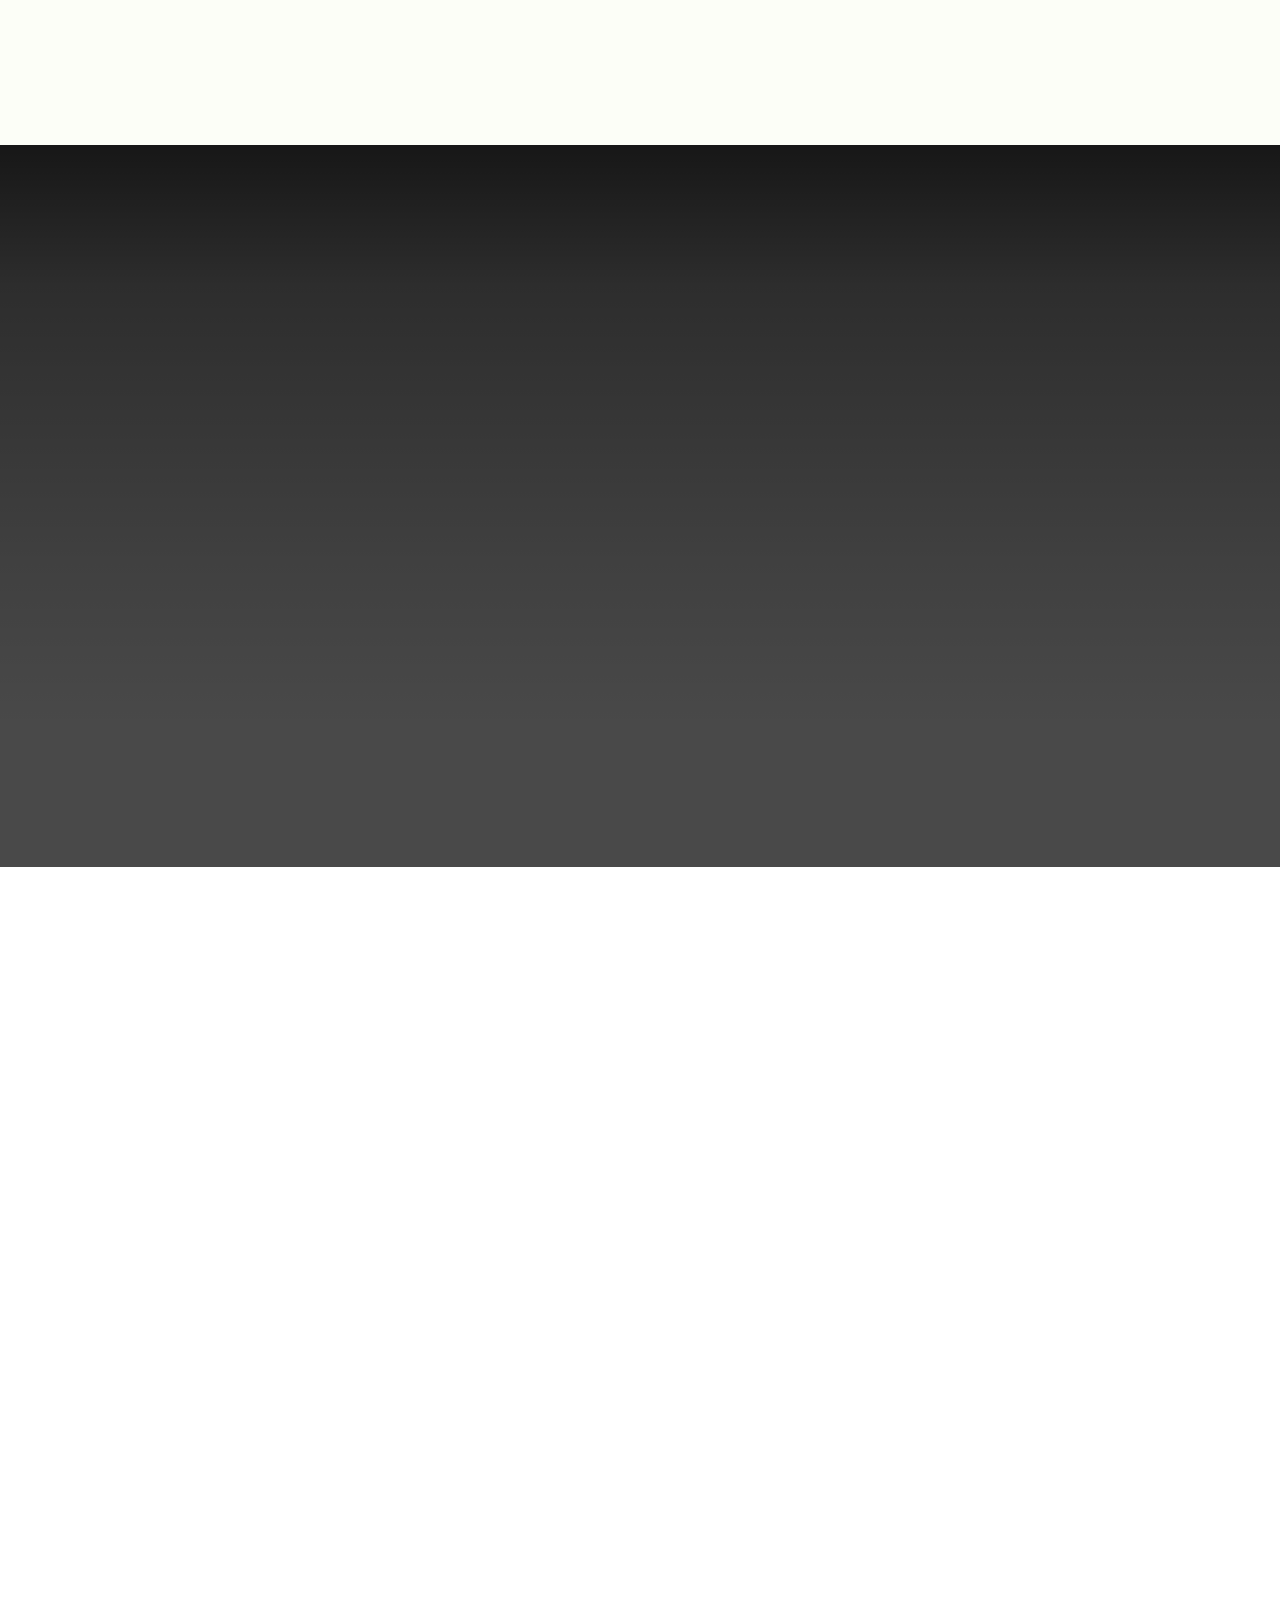
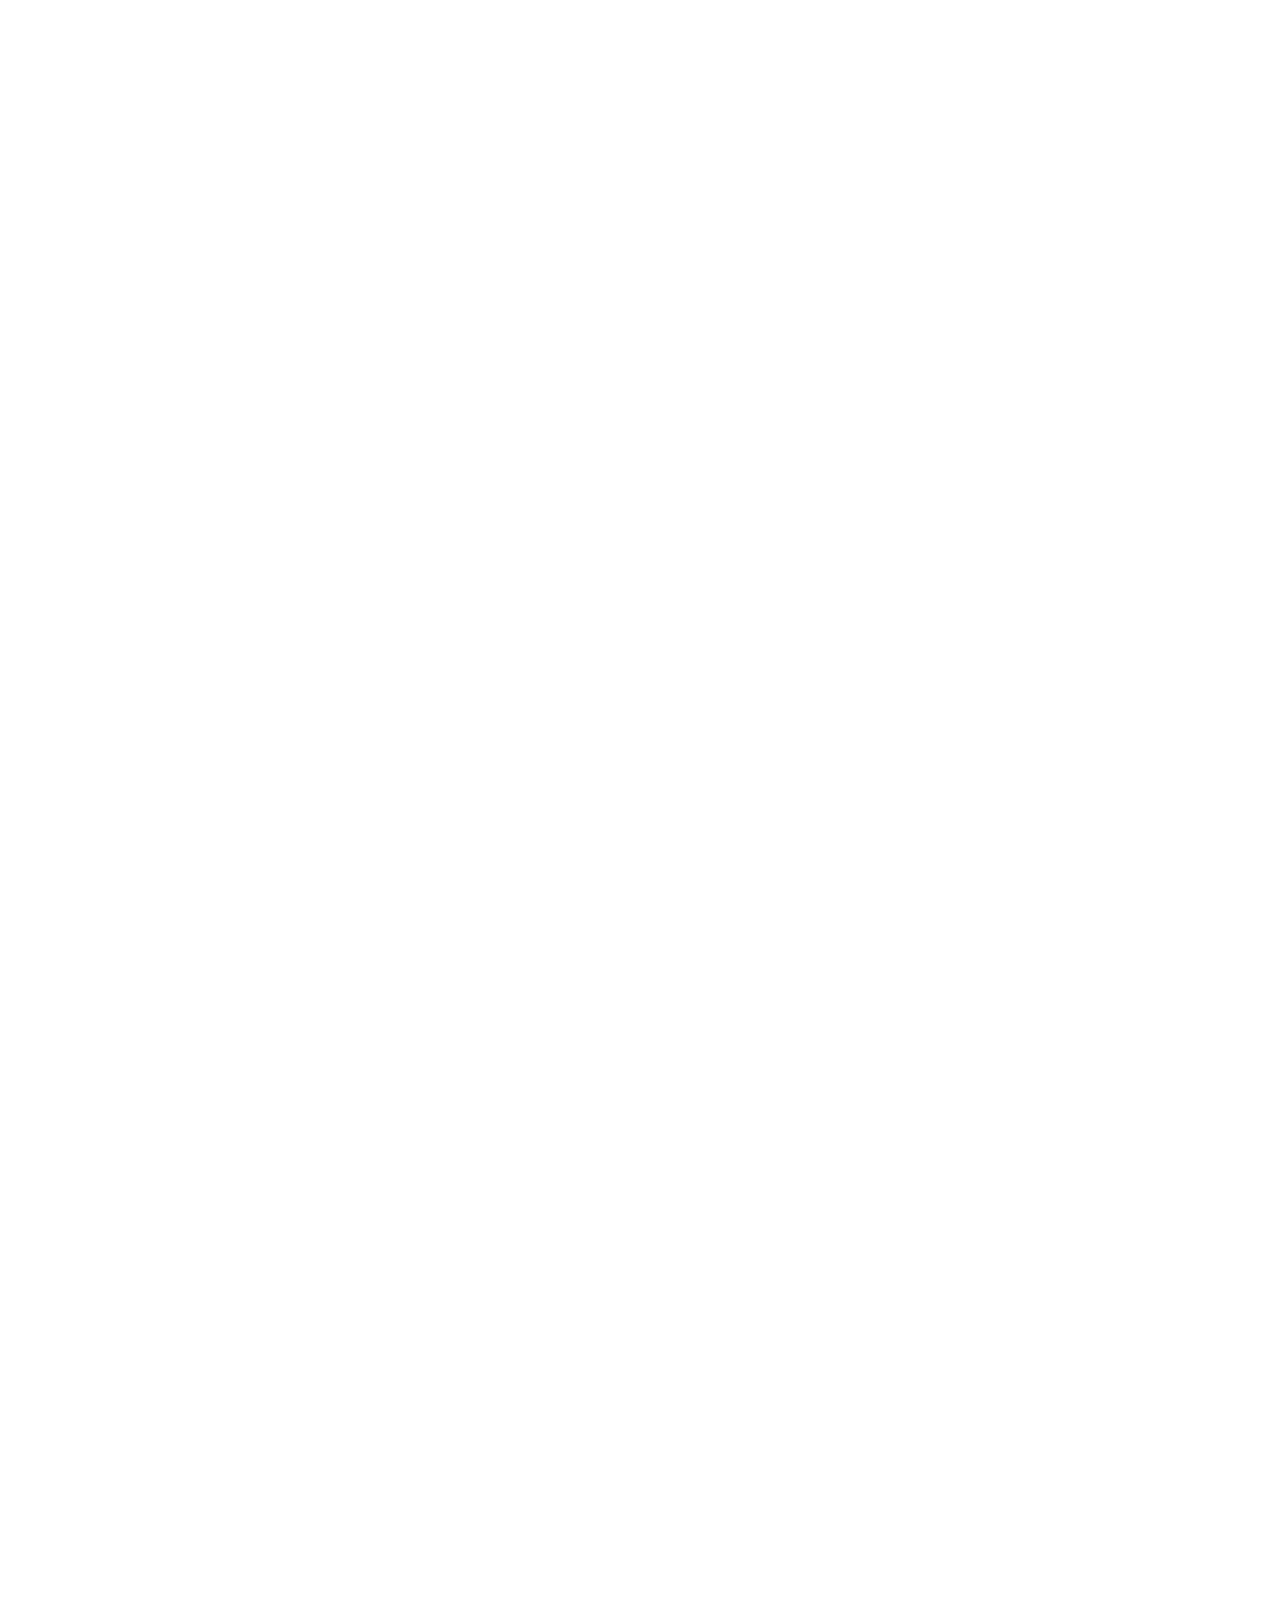
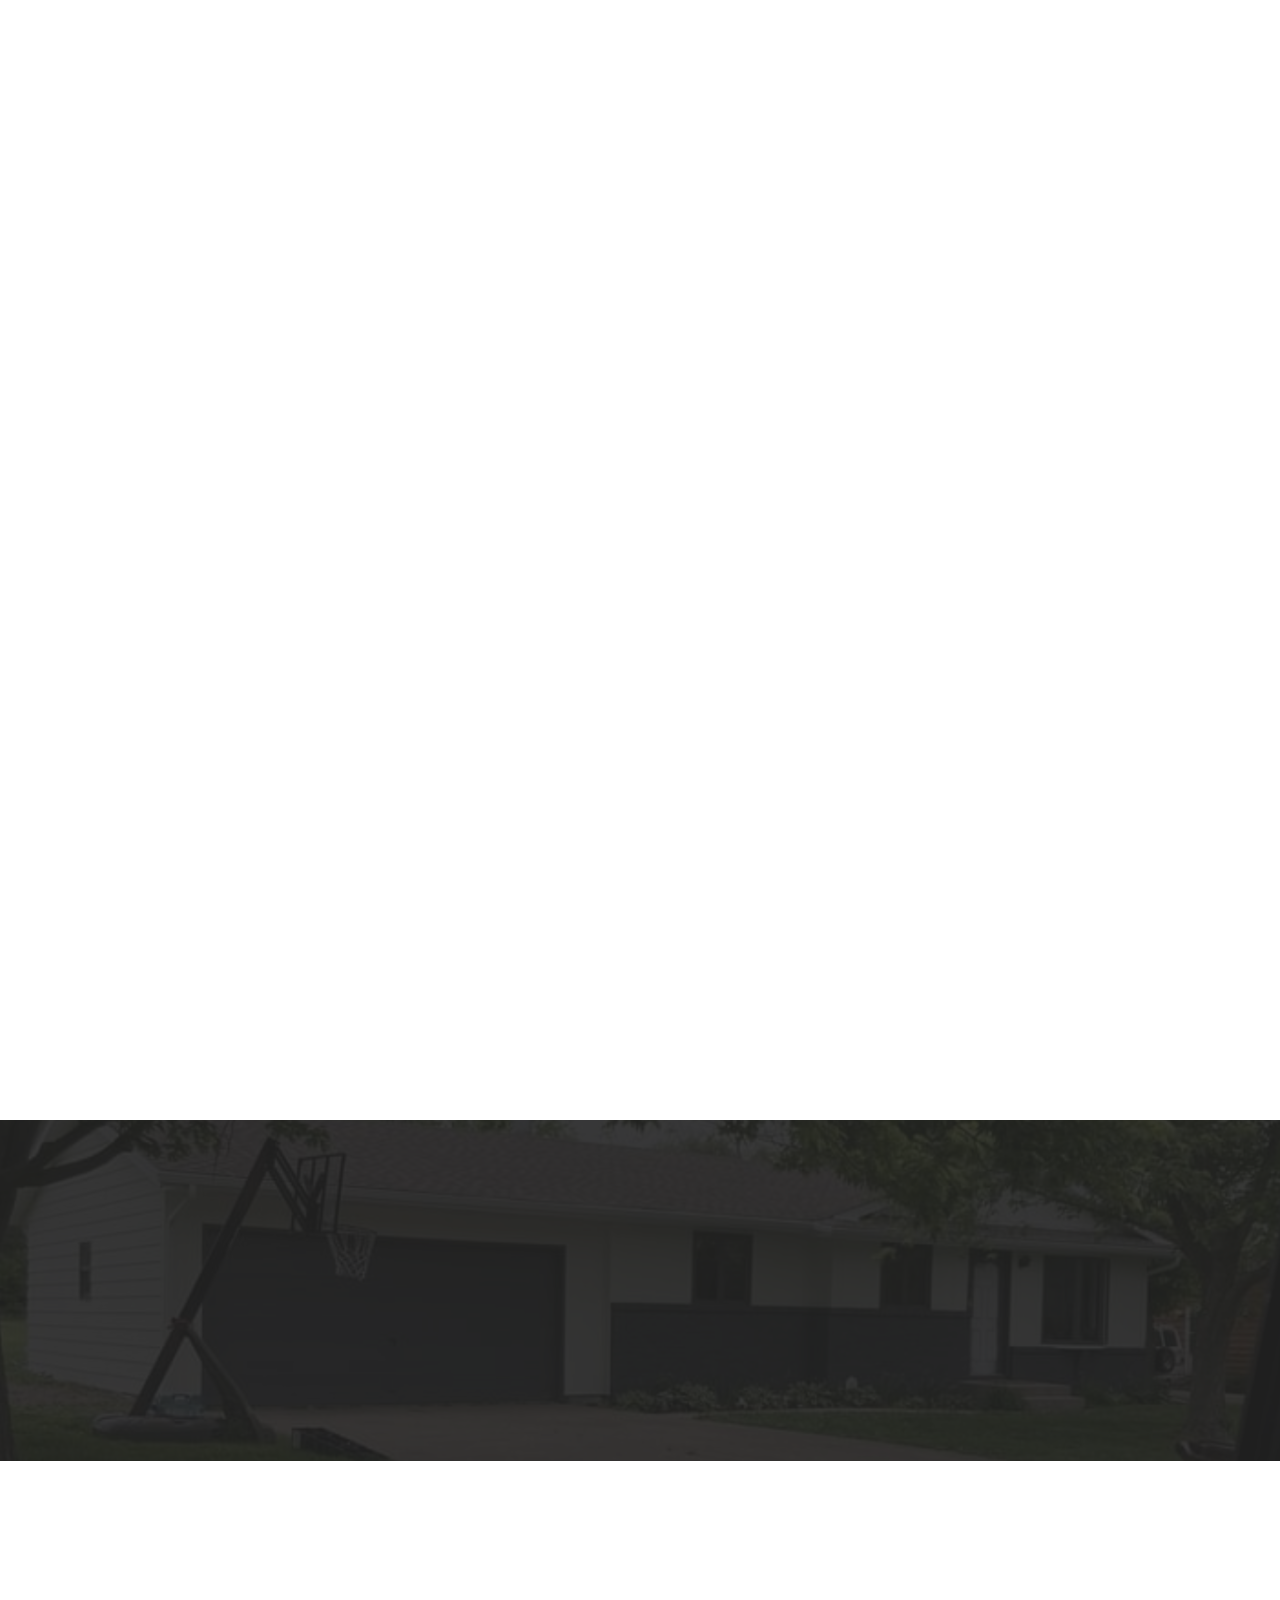
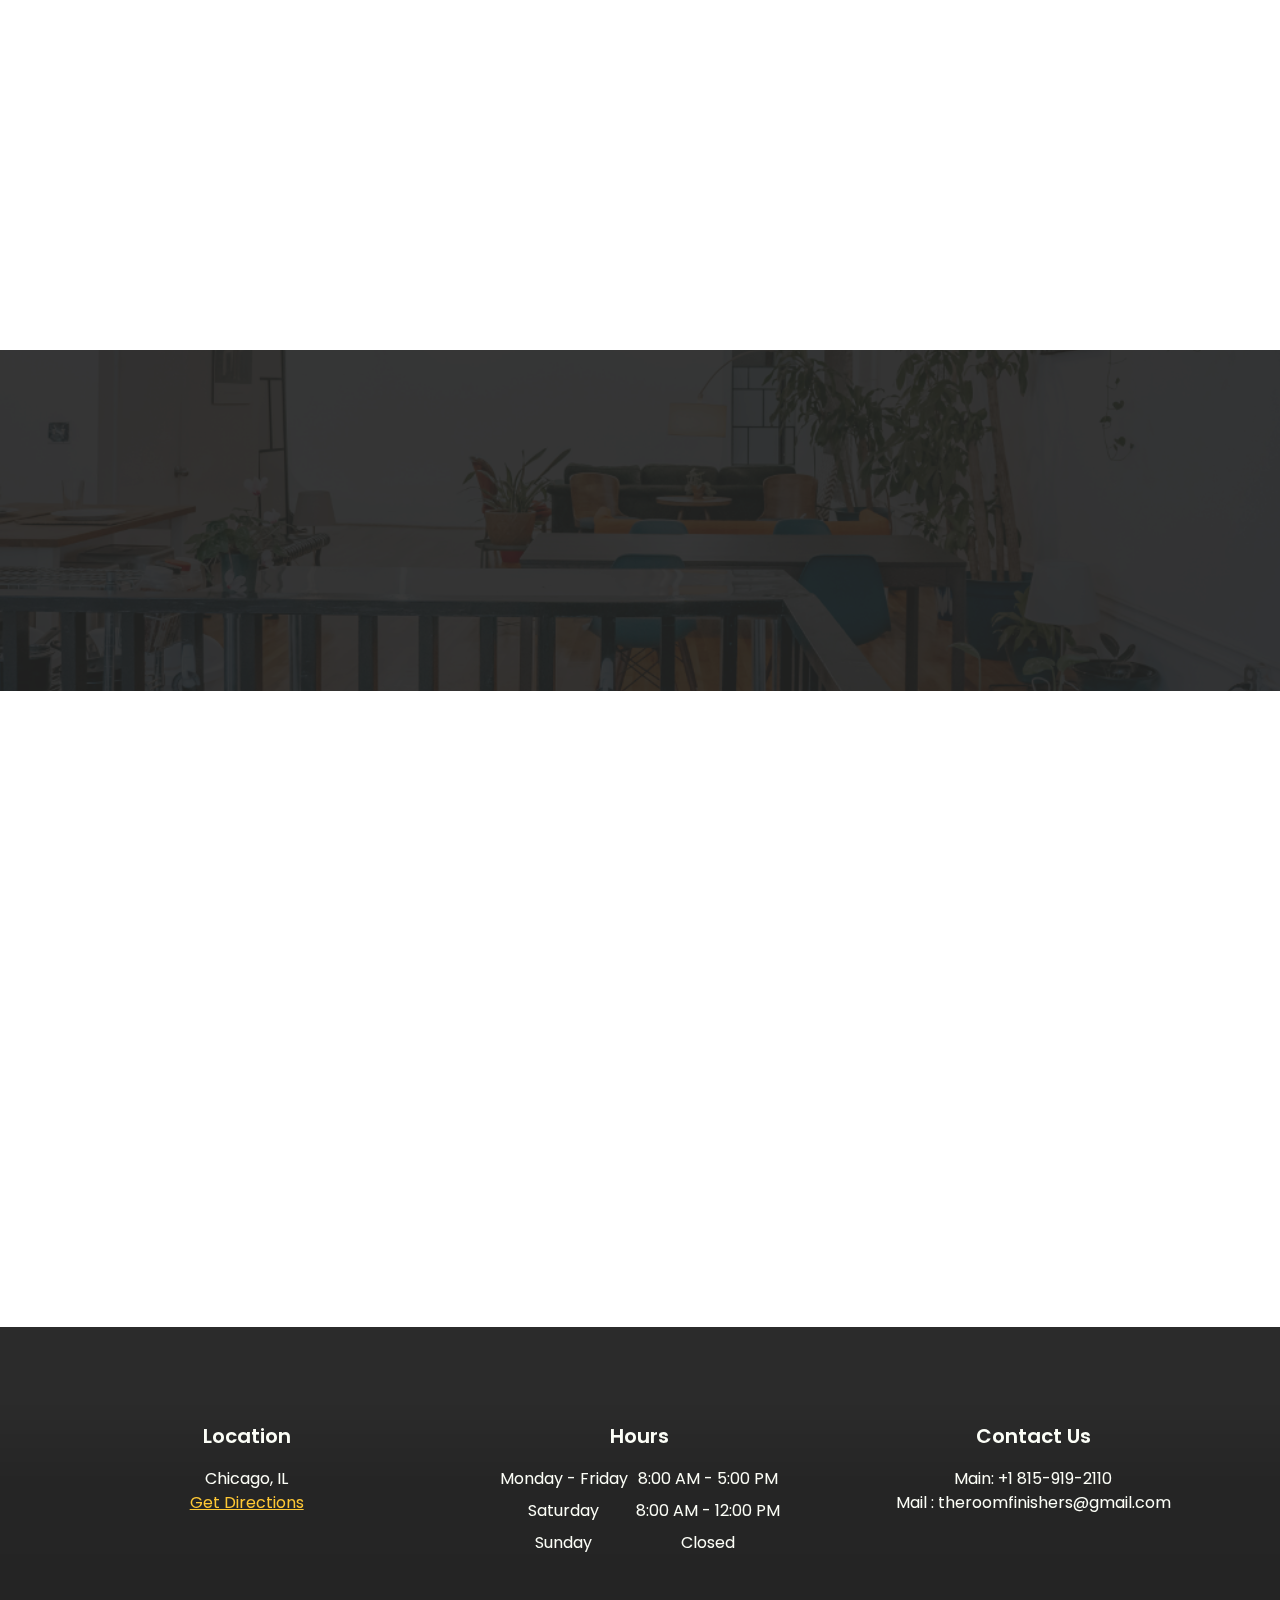
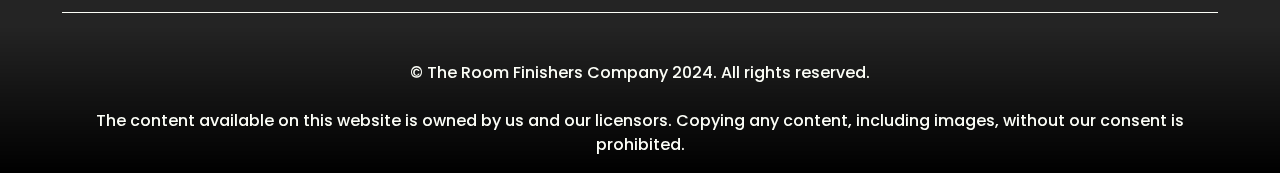
<file: index.html>
<!DOCTYPE html>
<html lang="en">

<head>
    <meta charset="UTF-8">
    <meta http-equiv="X-UA-Compatible" content="IE=edge">
    <meta name="viewport" content="width=device-width, initial-scale=1 maximum-scale=1.0, user-scalable=no">
    <title>
        Trusted Home Remodeling Services In Chicago, IL | The Room Finishers
    </title>

    <meta name="description"
        content="At The Room Finishers, we specialize in top-quality painting solutions to elevate your space. From interior makeovers to exterior transformations, trust our experts to bring your vision to life. Contact us today for a consultation!">

    <meta name="keywords"
        content="Painting services, Interior painting, Exterior painting, Residential painting, Commercial painting, Chicago painting company, Professional painters, House painters, Painting contractors, Home improvement">

    <meta name="format-detection" content="telephone=no">

    <!-- CSS -->
    <link rel="stylesheet" href="/css/index.css">

    <link rel="stylesheet" href="https://cdnjs.cloudflare.com/ajax/libs/font-awesome/6.2.1/css/all.min.css"
        integrity="sha512-MV7K8+y+gLIBoVD59lQIYicR65iaqukzvf/nwasF0nqhPay5w/9lJmVM2hMDcnK1OnMGCdVK+iQrJ7lzPJQd1w=="
        crossorigin="anonymous" referrerpolicy="no-referrer">

    <link rel="apple-touch-icon" sizes="180x180" href="/img/apple-touch-icon.png">
    <link rel="icon" type="image/png" sizes="32x32" href="/img/favicon-32x32.png">
    <link rel="icon" type="image/png" sizes="16x16" href="/img/favicon-16x16.png">
    <link rel="manifest" href="/img/site.webmanifest">
</head>

<body>
    <!-- Navbar and Hero Section -->
    <section class="nav-hero position-relative" style="overflow: visible !important; overflow-x: hidden;">
        <!-- Upper Navbar -->
        <div class="top-information-div">
            <div class="container">
                <div class="top-information" data-aos="fade-down">
                    <div class=" text-md-start">
                        <div class="d-flex align-center gap-2">
                            <p class="fs-24 fw-600 text-secondary">5.0</p>
                            <p class="fs-24 text-secondary">
                                <i class="fa-solid fa-star"></i>
                                <i class="fa-solid fa-star"></i>
                                <i class="fa-solid fa-star"></i>
                                <i class="fa-solid fa-star"></i>
                                <i class="fa-solid fa-star"></i>
                            </p>
                        </div>

                        <p class="fw-600 fs-22 d-md-block d-none">Chicago, IL</p>
                    </div>
                    <div class="d-xl-block d-none">
                        <a title="Homepage Navigation" href="/index.html"><img class="logo" src="/img/logo.png"
                                alt="Top Logo"></a>
                        <p class="fw-500 mb-2 text-capitalize" style="font-size: 14px;">
                            Trusted home remodeling services In Chicago, IL
                        </p>
                    </div>
                    <div class="text-md-end d-md-block d-none ">
                        <div class="text-md-end d-flex justify-content-md-end d-md-block d-none">
                            <a class="phone fw-700 text-dark" title="The room finishers number" href="tel:+18159192110">
                                +1 815-919-2110
                            </a>
                            <a class="btn btn-primary px-4 py-2 mb-2" href="/contact.html">
                                Request an Estimate
                            </a>
                        </div>
                    </div>
                </div>
            </div>
        </div>

        <!-- Navbar -->
        <nav class="navbar navbar-expand-xl navbar-dark" data-aos="fade-down">
            <div class="container">
                <!-- Logo Section (visible on extra large screens) -->
                <div class="logo-section d-xl-none d-inline">
                    <a title="The room finishers home Navigation" href="/index.html"><img class="logo"
                            src="/img/logo.png" alt="The room finishers Logo Image"></a>
                </div>
                <!-- Navbar Toggler for mobile -->
                <button class="navbar-toggler" type="button" data-bs-toggle="offcanvas"
                    data-bs-target="#offcanvasResponsive" aria-controls="offcanvasResponsive">
                    <i class="fa-solid fa-bars text-dark"></i>
                </button>

                <!-- Offcanvas for mobile -->
                <div class="offcanvas-xl offcanvas-end w-100" tabindex="-1" id="offcanvasResponsive"
                    aria-labelledby="offcanvasResponsiveLabel">
                    <div class="offcanvas-header bg-dark">
                        <!-- Logo Section (visible on extra large screens, within offcanvas) -->
                        <div class="logo-section mb-0 d-xl-none d-inline">
                            <a title="Homepage Navigation" href="/index.html"><img class="logo"
                                    src="/img/footer-logo.png" alt="Canvas Logo"></a>
                        </div>

                        <!-- Close Button for offcanvas -->
                        <button type="button" class="btn-close btn-close-white" data-bs-dismiss="offcanvas"
                            data-bs-target="#offcanvasResponsive" aria-label="Close"></button>
                    </div>

                    <!-- Offcanvas Body (contains the navigation) -->
                    <div class="offcanvas-body w-100">
                        <!-- Navbar Nav -->
                        <ul class="navbar-nav w-100 mb-2 mb-lg-0">
                            <!-- First Navigation -->
                            <li class="nav-item">
                                <a class="nav-link" title="Home" href="/index.html">Home</a>
                            </li>

                            <!-- Second Navigation -->
                            <li class="nav-item dropdown">
                                <a class="nav-link dropdown-toggle" href="#" role="button" data-bs-toggle="dropdown"
                                    aria-expanded="false">
                                    Services
                                </a>
                                <ul class="dropdown-menu">
                                    <li>
                                        <a title="Exterior painting" class="dropdown-item"
                                            href="/exterior-painting.html">
                                            Exterior painting
                                        </a>
                                    </li>
                                    <li>
                                        <a title="Kitchen cabinet painting" class="dropdown-item"
                                            href="kitchen-cabinet-painting.html">
                                            Kitchen cabinet painting
                                        </a>
                                    </li>


                                    <li>
                                        <a title="Shiplap installation" class="dropdown-item"
                                            href="/shiplap-installation.html">
                                            Shiplap installation
                                        </a>
                                    </li>
                                    <li>
                                        <a title="Drywall installation" class="dropdown-item"
                                            href="/drywall-installation.html">
                                            Drywall installation
                                        </a>
                                    </li>
                                    <li>
                                        <a title="Window Trim & Seat Painting" class="dropdown-item"
                                            href="/window-trim-seat-painting.html">
                                            Window Trim & Seat Painting
                                        </a>
                                    </li>
                                </ul>
                            </li>


                            <li class=" nav-item">
                                <a class="nav-link" title="Reviews" href="/about.html">About Us</a>
                            </li>
                            <li class="nav-item">
                                <a class="nav-link" title="Contact" href="/contact.html">Contact</a>
                            </li>


                            <!-- Call Now Button (visible on extra large screens, within offcanvas) -->
                            <a title="Call Now"
                                class="btn btn-primary d-xl-none d-flex justify-content-center col-12 mt-4 fs-17 text-uppercase py-3"
                                href="tel:+18159192110">
                                Call Now
                            </a>
                    </div>
                </div>
            </div>
            <!-- /Container -->
        </nav>
        <!-- /Navbar -->

        <div class="py-3 bg-primary" data-aos="fade-down">
            <p class="text-center text-white fs-20 fw-600 mb-1">
                Text <a class="text-secondary" title="Phone" href="tel:+18159192110">+1 815-919-2110</a> to get a free
                estimate.
            </p>
            <p class="text-center text-white fs-14">
                Msgs may be autodialed. Consent to texts not required to purchase our svcs. Msg. and data rates may
                apply.
            </p>
        </div>


        <!-- Hero Section -->
        <div class="hero position-relative" data-aos="fade-down">
            <!-- Container for Hero Content -->
            <div class="container hero-content">

                <!-- Main Heading -->
                <div class="d-flex justify-content-center mb-3">
                    <p class="text-white open-statement px-3 py-2 rounded-pill open-status" style="width: fit-content;">
                        Opens: 08:00 AM
                    </p>
                </div>

                <h1 class="text-center">
                    Trusted Home Remodeling Services in <br> <span class="text-secondary">Chicago, IL</span>
                </h1>

                <!-- Hero Information -->
                <p class="hero-info">
                    Fast and Reliable | Family Owned
                </p>

                <!-- Call to Action Buttons -->
                <div class="d-flex mt-lg-5 mt-4 justify-content-center">
                    <div class="mt-2 text-center d-flex flex-sm-row flex-column">
                        <!-- Call Now Button -->
                        <a title="Call Now to Learn More"
                            class="btn btn-danger border-3 rounded-1 fs-19 text-uppercase px-5 fw-600 mb-sm-0 mb-4"
                            href="tel:+18159192110">+1 815-919-2110
                        </a>

                        <!-- Secondary Button -->

                    </div>
                </div>
            </div>
            <img class="hero-img" src="/img/outdoor-painting-one.jpg" style="object-fit: top;"
                alt="Hero background Image">
        </div>
        <!-- /Hero Section -->


        <!-- Background Image behind hero sections -->
    </section>


    <!-- Social Media Ratings -->
    <div class="position-relative ratings-div mb-4" data-aos="fade-up">
        <div class="ratings-grid mt-5 container">
            <!-- Facebook Rating -->
            <a class="ratings-card" title="Facebook Navigation" target="_blank" href="#">
                <img src="/img/facebook.png" alt="facebook logo">
                <p class="text-center ratings">
                    <i class="fa-solid fa-star"></i>
                    <i class="fa-solid fa-star"></i>
                    <i class="fa-solid fa-star"></i>
                    <i class="fa-solid fa-star"></i>
                    <i class="fa-solid fa-star"></i>
                </p>
            </a>
            <!-- Google Rating -->
            <a class="ratings-card" title="Google Navigation" target="_blank" href="#">
                <img src="/img/google.png" alt="google logo">
                <p class="text-center ratings">
                    <i class="fa-solid fa-star"></i>
                    <i class="fa-solid fa-star"></i>
                    <i class="fa-solid fa-star"></i>
                    <i class="fa-solid fa-star"></i>
                    <i class="fa-solid fa-star"></i>
                </p>
            </a>
            <!-- Yelp Rating -->
            <a class="ratings-card" title="Yelp Navigation" target="_blank" href="#">
                <img src="/img/yelp.png" alt="Yelp Logo">
                <p class="text-center ratings">
                    <i class="fa-solid fa-star"></i>
                    <i class="fa-solid fa-star"></i>
                    <i class="fa-solid fa-star"></i>
                    <i class="fa-solid fa-star"></i>
                    <i class="fa-solid fa-star"></i>
                </p>
            </a>
        </div>
    </div>

    <!-- About -->
    <section id="about" class="about-us light-section position-relative" data-aos="fade-up">
        <div class="container pt-4">
            <div class="about-us-flex opposite">
                <!-- Information Side -->
                <div class="info-div">
                    <p class="sub-header">
                        Based on Chicago, IL
                    </p>
                    <h2 class="header">
                        Trusted General contractors and Home Remodeling Services
                    </h2>
                    <p class="mb-3">
                        Imagine stepping into your dream space, where every detail reflects your personal style and
                        taste. At the room finishers, we understand the struggle of envisioning the
                        perfect environment. That's why we're dedicated to being your trusted experts, guiding you
                        through every step of the way. <br>
                        <br>

                        Visualize a home where tired walls are transformed into vibrant expressions of color, and
                        outdated floors are replaced with sleek, modern surfaces. With our meticulous approach, your
                        vision becomes a reality, surpassing even your highest expectations. <br>
                        <br>

                        From selecting the ideal paint hues to installing exquisite flooring, we're committed to
                        excellence in every aspect of your project. Our passion for craftsmanship ensures that your
                        space not only looks amazing but also feels uniquely yours. <br>
                        <br>

                        Contact us today to begin your journey to a more beautiful home. We can't wait to help you
                        transform your space and create a place that reflects your personality and style.
                    </p>
                    <a title="Call Now" class="btn btn-primary rounded-1 px-5 fs-20 mt-3 fw-600"
                        href="tel:+18159192110">
                        Call Now
                    </a>
                </div>

                <!-- Img Side -->
                <div class="img-div">
                    <img class="main-img w-100" style="transform: scaleX(1);" src="/img/frontdoor.jpg"
                        alt="Home Remodeling Services">
                </div>
            </div>
        </div>
    </section>


    <!-- Services Start -->
    <section class="services bg-success light-section" data-aos="fade-up">
        <div class="container">
            <h2 class="header text-center">Our Services</h2>
            <div class="service-grid">
                <div class="service">
                    <div class="info-div pt-5">
                        <div class="icon-div">
                            <img src="/img/ext-1.png" alt="Exterior Painting">
                        </div>
                        <img class="bg-icon" src="/img/ext-1.png" alt="Exterior Painting">
                        <h4 class="service-name">Exterior painting</h4>
                    </div>
                    <div class="img-div">
                        <div class="phone-icon">
                            <a title="Call now for free estimate" href="tel:+18159192110"><i
                                    class="fa-solid fa-phone-volume"></i></a>
                        </div>
                        <!-- <img src="/img/service-1.jpg" alt="videoModal"> -->
                        <p>
                            Renew your home's exterior with our top-notch painting service. Trust The Room Finishers for
                            quality results.
                        </p>
                        <a class="btn-light btn py-1 fw-500 mt-3" title="Exterior Painting"
                            href="/exterior-painting.html">
                            Learn More <i class="fa-solid fa-arrow-right ms-1"></i>
                        </a>
                    </div>
                </div>

                <div class="service">
                    <div class="info-div ">
                        <div class="icon-div">
                            <img src="/img/kitchen-cabinet.png" alt="Kitchen cabinet painting">
                        </div>
                        <img class="bg-icon" src="/img/kitchen-cabinet.png" alt="Kitchen cabinet painting">
                        <h4 class="service-name ">Kitchen cabinet painting</h4>

                    </div>

                    <div class="img-div">
                        <div class="phone-icon">
                            <a title="Call now for free estimate" href="tel:+18159192110"><i
                                    class="fa-solid fa-phone-volume"></i></a>
                        </div>
                        <!-- <img src="/img/service-2.jpg" alt="service2"> -->
                        <p>
                            Transform your kitchen with our cabinet painting services at The Room Finishers. Renew your
                            space effortlessly.
                        </p>
                        <a class="btn-light btn py-1 fw-500 mt-3" title="Kitchen Cabinet paintings"
                            href="/kitchen-cabinet-painting.html">
                            Learn More <i class="fa-solid fa-arrow-right ms-1"></i>
                        </a>
                    </div>
                </div>


                <div class="service">
                    <div class="info-div pt-5">
                        <div class="icon-div">
                            <img src="/img/open-wall.png" alt="Open Walls">
                        </div>
                        <img class="bg-icon" src="/img/open-wall.png" alt="Open Walls">
                        <h4 class="service-name">Open Walls</h4>
                    </div>
                    <div class="img-div">
                        <div class="phone-icon">
                            <a title="Call now for free estimate" href="tel:+18159192110"><i
                                    class="fa-solid fa-phone-volume"></i></a>
                        </div>
                        <!-- <img src="/img/service-3.jpg" alt="service3"> -->
                        <p>
                            Enhance your living space by opening up walls with our services at The Room Finishers.
                            Experience a more spacious and inviting home.
                        </p>
                        <a class="btn-light btn py-1 fw-500 mt-3" title="Open Walls" href="/about.html">
                            Learn More <i class="fa-solid fa-arrow-right ms-1"></i>
                        </a>
                    </div>
                </div>

                <div class="service">
                    <div class="info-div pt-5">
                        <div class="icon-div">
                            <img src="/img/dining-room.png" alt="Dining room painting">
                        </div>
                        <img class="bg-icon" src="/img/dining-room.png" alt="Dining room painting">
                        <h4 class="service-name">Dining room painting</h4>
                    </div>
                    <div class="img-div">
                        <div class="phone-icon">
                            <a title="Call now for free estimate" href="tel:+18159192110"><i
                                    class="fa-solid fa-phone-volume"></i></a>
                        </div>
                        <!-- <img src="/img/service-3.jpg" alt="service3"> -->
                        <p>
                            Renew your dining room with our painting service at The Room Finishers. Create a cozy,
                            inviting atmosphere without any fuss.
                        </p>
                        <a class="btn-light btn py-1 fw-500 mt-3" title="Dining room painting" href="/about.html">
                            Learn More <i class="fa-solid fa-arrow-right ms-1"></i>
                        </a>
                    </div>
                </div>

                <div class="service">
                    <div class="info-div pt-5">
                        <div class="icon-div">
                            <img src="/img/bedroom-service.png" alt="Bedroom painting">
                        </div>
                        <img class="bg-icon" src="/img/bedroom-service.png" alt="Bedroom painting">
                        <h4 class="service-name">Bedroom painting</h4>
                    </div>
                    <div class="img-div">
                        <div class="phone-icon">
                            <a title="Call now for free estimate" href="tel:+18159192110"><i
                                    class="fa-solid fa-phone-volume"></i></a>
                        </div>
                        <!-- <img src="/img/service-3.jpg" alt="service3"> -->
                        <p>
                            Transform your bedroom with our painting services at The Room Finishers. Create a soothing
                            retreat tailored to your style and preferences.
                        </p>
                        <a class="btn-light btn py-1 fw-500 mt-3" title="Bedroom painting" href="/about.html">
                            Learn More <i class="fa-solid fa-arrow-right ms-1"></i>
                        </a>
                    </div>
                </div>

                <div class="service">
                    <div class="info-div pt-5">
                        <div class="icon-div">
                            <img src="/img/shiplap.png" alt="Shiplap installation">
                        </div>
                        <img class="bg-icon" src="/img/shiplap.png" alt="Shiplap installation">
                        <h4 class="service-name">Shiplap installation</h4>
                    </div>
                    <div class="img-div">
                        <div class="phone-icon">
                            <a title="Call now for free estimate" href="tel:+18159192110"><i
                                    class="fa-solid fa-phone-volume"></i></a>
                        </div>
                        <!-- <img src="/img/service-3.jpg" alt="service3"> -->
                        <p>
                            Enhance your space with shiplap installation by The Room Finishers. Add timeless charm and
                            character to any room effortlessly.
                        </p>
                        <a class="btn-light btn py-1 fw-500 mt-3" title="shiplap installation"
                            href="/shiplap-installation.html">
                            Learn More <i class="fa-solid fa-arrow-right ms-1"></i>
                        </a>
                    </div>
                </div>

                <div class="service">
                    <div class="info-div pt-5">
                        <div class="icon-div">
                            <img src="/img/stairway.png" alt="STAIRWAY & STAIRWELL PAINTING">
                        </div>
                        <img class="bg-icon" src="/img/stairway.png" alt="STAIRWAY & STAIRWELL PAINTING">
                        <h4 class="service-name">Stairway & Stairwell Painting</h4>
                    </div>
                    <div class="img-div">
                        <div class="phone-icon">
                            <a title="Call now for free estimate" href="tel:+18159192110"><i
                                    class="fa-solid fa-phone-volume"></i></a>
                        </div>
                        <!-- <img src="/img/service-3.jpg" alt="service3"> -->
                        <p>
                            Transform your stairways with expert paintings by The Room Finishers. Elevate your home's
                            ambiance with our personalized service and craftsmanship. Contact us today.
                        </p>
                        <a class="btn-light btn py-1 fw-500 mt-3" title="Stairway & Stairwell paintings"
                            href="/about.html">
                            Learn More <i class="fa-solid fa-arrow-right ms-1"></i>
                        </a>
                    </div>
                </div>

                <div class="service">
                    <div class="info-div pt-5">
                        <div class="icon-div">
                            <img src="/img/window-service.png" alt="WINDOW TRIM AND SEAT PAINTING">
                        </div>
                        <img class="bg-icon" src="/img/window-service.png" alt="WINDOW TRIM AND SEAT PAINTING">
                        <h4 class="service-name">Window Trim and Seat Painting</h4>
                    </div>
                    <div class="img-div">
                        <div class="phone-icon">
                            <a title="Call now for free estimate" href="tel:+18159192110"><i
                                    class="fa-solid fa-phone-volume"></i></a>
                        </div>
                        <!-- <img src="/img/service-3.jpg" alt="service3"> -->
                        <p>
                            Renew your home with Window Trim and Seat Painting by The Room Finishers! Contact us now to
                            schedule your service.
                        </p>
                        <a class="btn-light btn py-1 fw-500 mt-3" title="Window Trim and Seat Painting"
                            href="/window-trim-seat-painting.html">
                            Learn More <i class="fa-solid fa-arrow-right ms-1"></i>
                        </a>
                    </div>
                </div>

                <div class="service">
                    <div class="info-div pt-5">
                        <div class="icon-div">
                            <img src="/img/remodel.png" alt="Business Remodel ">
                        </div>
                        <img class="bg-icon" src="/img/remodel.png" alt="Business Remodel ">
                        <h4 class="service-name">Business Remodel </h4>
                    </div>
                    <div class="img-div">
                        <div class="phone-icon">
                            <a title="Call now for free estimate" href="tel:+18159192110"><i
                                    class="fa-solid fa-phone-volume"></i></a>
                        </div>
                        <!-- <img src="/img/service-3.jpg" alt="service3"> -->
                        <p>
                            Renovate your small business with our remodeling services! Reach out today to begin your
                            transformation.
                        </p>
                        <a class="btn-light btn py-1 fw-500 mt-3" title="Window Trim and Seat Painting"
                            href="/about.html">
                            Learn More <i class="fa-solid fa-arrow-right ms-1"></i>
                        </a>
                    </div>
                </div>

                <div class="service">
                    <div class="info-div pt-5">
                        <div class="icon-div">
                            <img src="/img/flooring.webp" alt="Floor installation ">
                        </div>
                        <img class="bg-icon" src="/img/flooring.webp" alt="Floor installation ">
                        <h4 class="service-name">Floor installation </h4>
                    </div>
                    <div class="img-div">
                        <div class="phone-icon">
                            <a title="Call now for free estimate" href="tel:+18159192110"><i
                                    class="fa-solid fa-phone-volume"></i></a>
                        </div>
                        <!-- <img src="/img/service-3.jpg" alt="service3"> -->
                        <p>
                            "Upgrade your space with professional Floor installation services. Contact us to enhance
                            your floors!"
                        </p>
                        <a class="btn-light btn py-1 fw-500 mt-3" title="Flooring installation" href="/about.html">
                            Learn More <i class="fa-solid fa-arrow-right ms-1"></i>
                        </a>
                    </div>
                </div>

                <div class="service">
                    <div class="info-div pt-5">
                        <div class="icon-div">
                            <img src="/img/dry-wall.png" alt="DRYWALL INSTALLATION ">
                        </div>
                        <img class="bg-icon" src="/img/dry-wall.png" alt="DRYWALL INSTALLATION ">
                        <h4 class="service-name">Drywall installation </h4>
                    </div>
                    <div class="img-div">
                        <div class="phone-icon">
                            <a title="Call now for free estimate" href="tel:+18159192110"><i
                                    class="fa-solid fa-phone-volume"></i></a>
                        </div>
                        <!-- <img src="/img/service-3.jpg" alt="service3"> -->
                        <p>
                            Upgrade your walls with professional drywall installation services. Contact us to enhance
                            your space
                        </p>
                        <a class="btn-light btn py-1 fw-500 mt-3" title="DRYWALL INSTALLATION"
                            href="/drywall-installation.html">
                            Learn More <i class="fa-solid fa-arrow-right ms-1"></i>
                        </a>
                    </div>
                </div>

                <div class="service">
                    <div class="info-div pt-5">
                        <div class="icon-div">
                            <img src="/img/basement-painting.png" alt="Basement Paiting">
                        </div>
                        <img class="bg-icon" src="/img/basement-painting.png" alt="Basement Paiting">
                        <h4 class="service-name">Basement Paiting</h4>
                    </div>
                    <div class="img-div">
                        <div class="phone-icon">
                            <a title="Call now for free estimate" href="tel:+18159192110"><i
                                    class="fa-solid fa-phone-volume"></i></a>
                        </div>
                        <!-- <img src="/img/service-3.jpg" alt="service3"> -->
                        <p>
                            Transform your basement with our expert painting services. Contact us to give your space a
                            fresh new look
                        </p>
                        <a class="btn-light btn py-1 fw-500 mt-3" title="DRYWALL INSTALLATION" href="/about.html">
                            Learn More <i class="fa-solid fa-arrow-right ms-1"></i>
                        </a>
                    </div>
                </div>


            </div>
        </div>
    </section>
    <!-- Services End -->

    <section class="secondary-about-us flipped light-section">
        <div class="container">
            <div class="flex">
                <div class="info-side" data-aos="fade-left">
                    <p class="sub-header">Family Owned Business</p>
                    <h3 class="header">
                        Professional Painting Services in Chicago, IL
                    </h3>
                    <p class="text">
                        Ready to make a change? Reach out today to set up a consultation and see how The room finishers
                        can improve your home or business with our exceptional painting services. <br>
                        <br>
                        With our extensive experience and dedication to quality, we take pride in our work and aim to
                        enhance every space we work on. From helping you choose colors to completing the final touches,
                        we're here to support you throughout the process and bring your vision to life.
                    </p>
                    <div class="d-flex gap-3 flex-vm-row flex-column mt-3">
                        <a title="Call Now" class="btn btn-danger px-5" href="tel:+18159192110"> Call
                            Now</a>
                    </div>
                </div>
                <div class="img-side" data-aos="fade-right">
                    <img src="/img/painting-wall.jpg" alt="Service Img">
                    <div class="icon-description">
                        <div class="icon-div">
                            <i class="fa-solid fa-star text-white"></i>
                        </div>
                        <p>We provide the best service for you.</p>
                    </div>
                </div>
            </div>
        </div>
    </section>

    <!-- CTA Section -->
    <section class="cta primary-overlay">
        <img class="bg-img" style="object-position: 20% 30%" src="/img/outdoor-painting-one.jpg" alt="CTA BG">
        <div class="container" data-aos="fade-up">
            <!-- CTA Text -->
            <h4 class="text-center lh-100 text-capitalize">Give us a call today for a Free Quote. <br>
                Call us at +1 815-919-2110

            </h4>
            <!-- CTA Button -->
            <div class="d-flex justify-content-center">
                <a title="Call Now for Free Estimate" class="btn btn-primary rounded-1 px-5 fs-18 mt-5"
                    href="tel:+18159192110">Call Now</a>
            </div>
        </div>
    </section>

    <section class="secondary-about-us light-section">
        <div class="container">
            <div class="flex">
                <div class="info-side" data-aos="fade-left">
                    <p class="sub-header">
                        Trusted Home Remodeling Services
                    </p>
                    <h3 class="header">Exterior, Interior Painting, Drywall and floors</h3>
                    <p class="text">
                        Enhance the beauty of your home with our full range of services, including exterior and
                        interior painting, drywall installation, and flooring solutions. Let us bring your vision to
                        life. Reach out to us today and let's embark on this exciting journey of transformation
                        together!
                    </p>
                    <div class="d-flex gap-3 flex-vm-row flex-column mt-3">
                        <a title="Call Now" class="btn btn-danger px-5" href="tel:+18159192110"> Call
                            Now</a>

                    </div>
                </div>
                <div class="img-side" data-aos="fade-right">
                    <img src="/img/outdoor-painting-one.jpg" style="transform: scaleX(-1);" alt="Service Img">
                    <div class="icon-description">
                        <div class="icon-div">
                            <i class="fa-solid fa-award"></i>
                        </div>
                        <p> We provide the best service for you.</p>
                    </div>
                </div>
            </div>
        </div>
    </section>



    <!-- CTA Section -->
    <section class="cta primary-overlay">
        <img class="bg-img" style="object-position: 40% 70%;" src="/img/index-main.jpg" alt="CTA BG">
        <div class="container" data-aos="fade-up">
            <!-- CTA Text -->
            <h4 class="text-center lh-100 text-capitalize">Give us a call today for a Free Quote. <br>
                Call us at +1 815-919-2110

            </h4>
            <!-- CTA Button -->
            <div class="d-flex justify-content-center">
                <a title="Call Now for Free Estimate" class="btn btn-primary rounded-1 px-5 fs-18 mt-5"
                    href="tel:+18159192110">Call Now</a>
            </div>
        </div>
    </section>

    <!-- About -->
    <section id="about" class="about-us light-section position-relative" data-aos="fade-up">
        <div class="container pt-4">
            <div class="about-us-flex align-items-center">
                <!-- Information Side -->
                <div class="info-div py-lg-5 my-lg-5">
                    <p class="sub-header">The Room Finishers</p>
                    <h2 class="header">
                        We Appreciate Your Support
                    </h2>
                    <p class="mb-3">
                        We deeply appreciate your support for our The Room Finishers. Your encouragement fuels our
                        passion
                        for delivering exceptional service. Thank you for being part of our
                        journey!
                    </p>
                    <a title="Call Now" class="btn btn-primary rounded-1 px-5 fs-20 mt-3 fw-600"
                        href="tel:+18159192110">
                        Call Now
                    </a>
                </div>

                <!-- Img Side -->
                <div class=" img-div">
                    <img class="main-img" src="/img/kitchen-cabinet.jpg" alt="About Us Img 1">
                    <img class="add-on-img" src="/img/cleaning.jpg" alt="About Us Image">
                </div>
            </div>
        </div>
    </section>




    <!-- Footer -->
    <footer class="position-relative pt-3">
        <div class="container mt-5">
            <div class="row fw-500 fs-16">

                <!-- Column 1 -->
                <div class="col-lg col-md-4 col-12 mb-lg-0 mb-4 footer-col text-left">
                    <!-- Footer Title -->
                    <p class="mb-3 fw-600 text-center footer-headline">
                        <i class="fa-solid fa-location-dot fs-20 text-primary"></i>
                        <br>
                        Location
                    </p>
                    <!-- Homepage Sections -->
                    <div class="footer-nav">
                        <p>
                            Chicago, IL <br>
                            <a class="text-decoration-underline text-secondary" target="_blank" title="Get Directions"
                                href="https://www.google.com/maps/dir//Chicago,+IL,+USA/@41.8332617,-88.0616061,10z/data=!4m18!1m8!3m7!1s0x880e2c3cd0f4cbed:0xafe0a6ad09c0c000!2sChicago,+IL,+USA!3b1!8m2!3d41.8781136!4d-87.6297982!16zL20vMDFfZDQ!4m8!1m0!1m5!1m1!1s0x880e2c3cd0f4cbed:0xafe0a6ad09c0c000!2m2!1d-87.6297982!2d41.8781136!3e4?entry=ttu">
                                Get Directions
                            </a>
                        </p>
                    </div>
                </div>

                <!-- Column 2 -->
                <div class="col-lg col-md-4 col-12 mb-lg-0 mb-4 footer-col">
                    <!-- Footer Title -->
                    <p class="mb-3 fw-600 text-center footer-headline">
                        <i class="fa-regular fa-clock fs-20 text-primary"></i>
                        <br>
                        Hours
                    </p>
                    <!-- Homepage Sections -->
                    <div class="footer-nav">
                        <div class="d-flex justify-content-center gap-2">
                            <div>
                                <p class="mb-2">Monday - Friday</p>
                                <p class="mb-2">Saturday</p>
                                <p class="mb-0">Sunday</p>
                            </div>
                            <div>
                                <p class="mb-2">8:00 AM - 5:00 PM</p>
                                <p class="mb-2">8:00 AM - 12:00 PM </p>
                                <p>Closed </p>
                            </div>
                        </div>
                    </div>
                </div>

                <!-- Column 3 -->
                <div class="col-lg col-md-4 col-12 mb-lg-0 mb-4 footer-col">
                    <!-- Footer Title -->
                    <p class="mb-3 fw-600 footer-headline text-center text-white">

                        <i class="fa-solid fa-bullhorn text-primary"></i>
                        <br>
                        Contact Us
                    </p>
                    <div class="footer-nav">
                        <!-- Phone Number -->
                        <p>
                            Main: <a class="text-white" title="Main Phone Number" href="tel:+18159192110">
                                +1 815-919-2110
                            </a>
                            <br>
                            Mail :

                            theroomfinishers@gmail.com

                        </p>

                    </div>
                </div>
            </div>
            <hr class="mt-4" />

            <p class="pt-2 pb-3 fw-500 text-white text-center border-1 border-top border-white pt-5">&copy;
                The Room Finishers Company 2024. All rights reserved.</p>
            <p class="pt-2 pb-3 fw-500 text-white text-center">The content available on this website is owned by us
                and
                our licensors. Copying any content, including images, without our consent is prohibited.</p>
        </div>
    </footer>


    <!-- Scripts -->
    <script src="https://code.jquery.com/jquery-3.6.1.min.js"
        integrity="sha256-o88AwQnZB+VDvE9tvIXrMQaPlFFSUTR+nldQm1LuPXQ=" crossorigin="anonymous"></script>


    <script src="/js/index.js"></script>
</body>

</html>
</file>
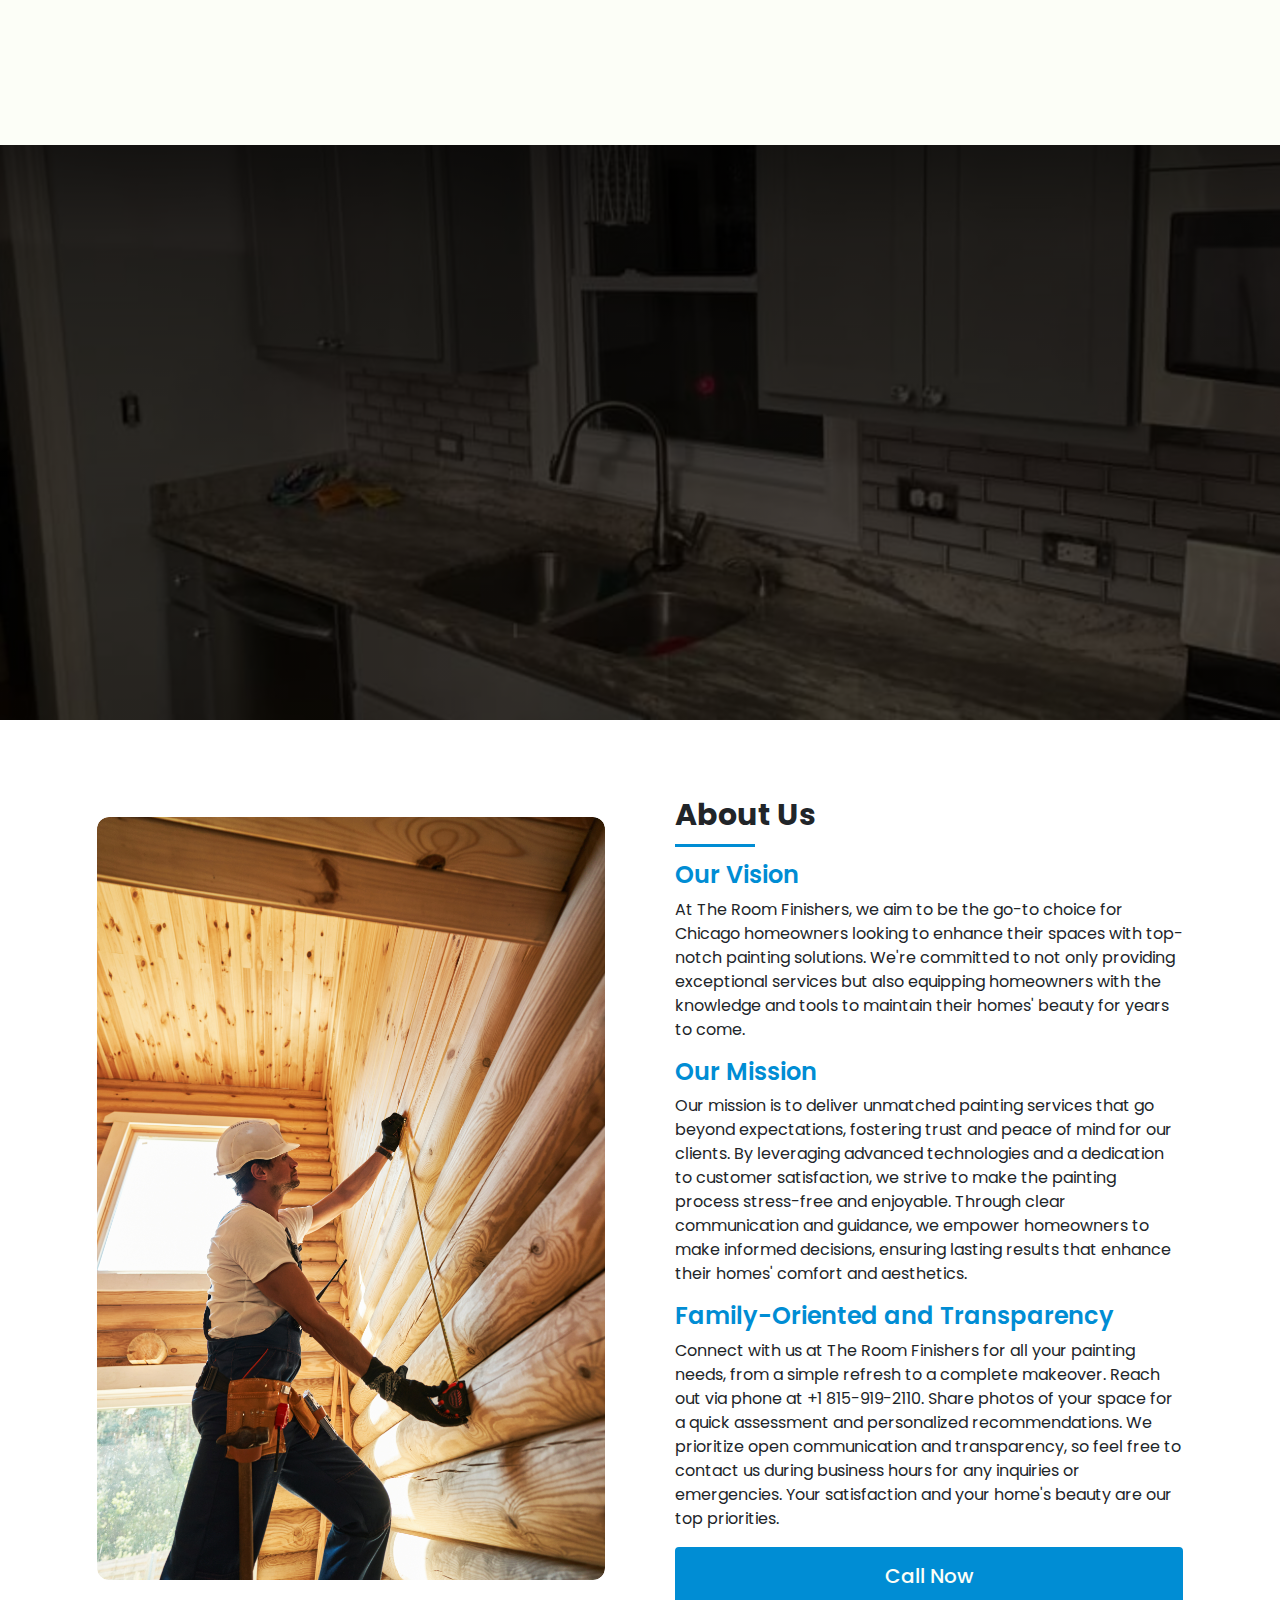
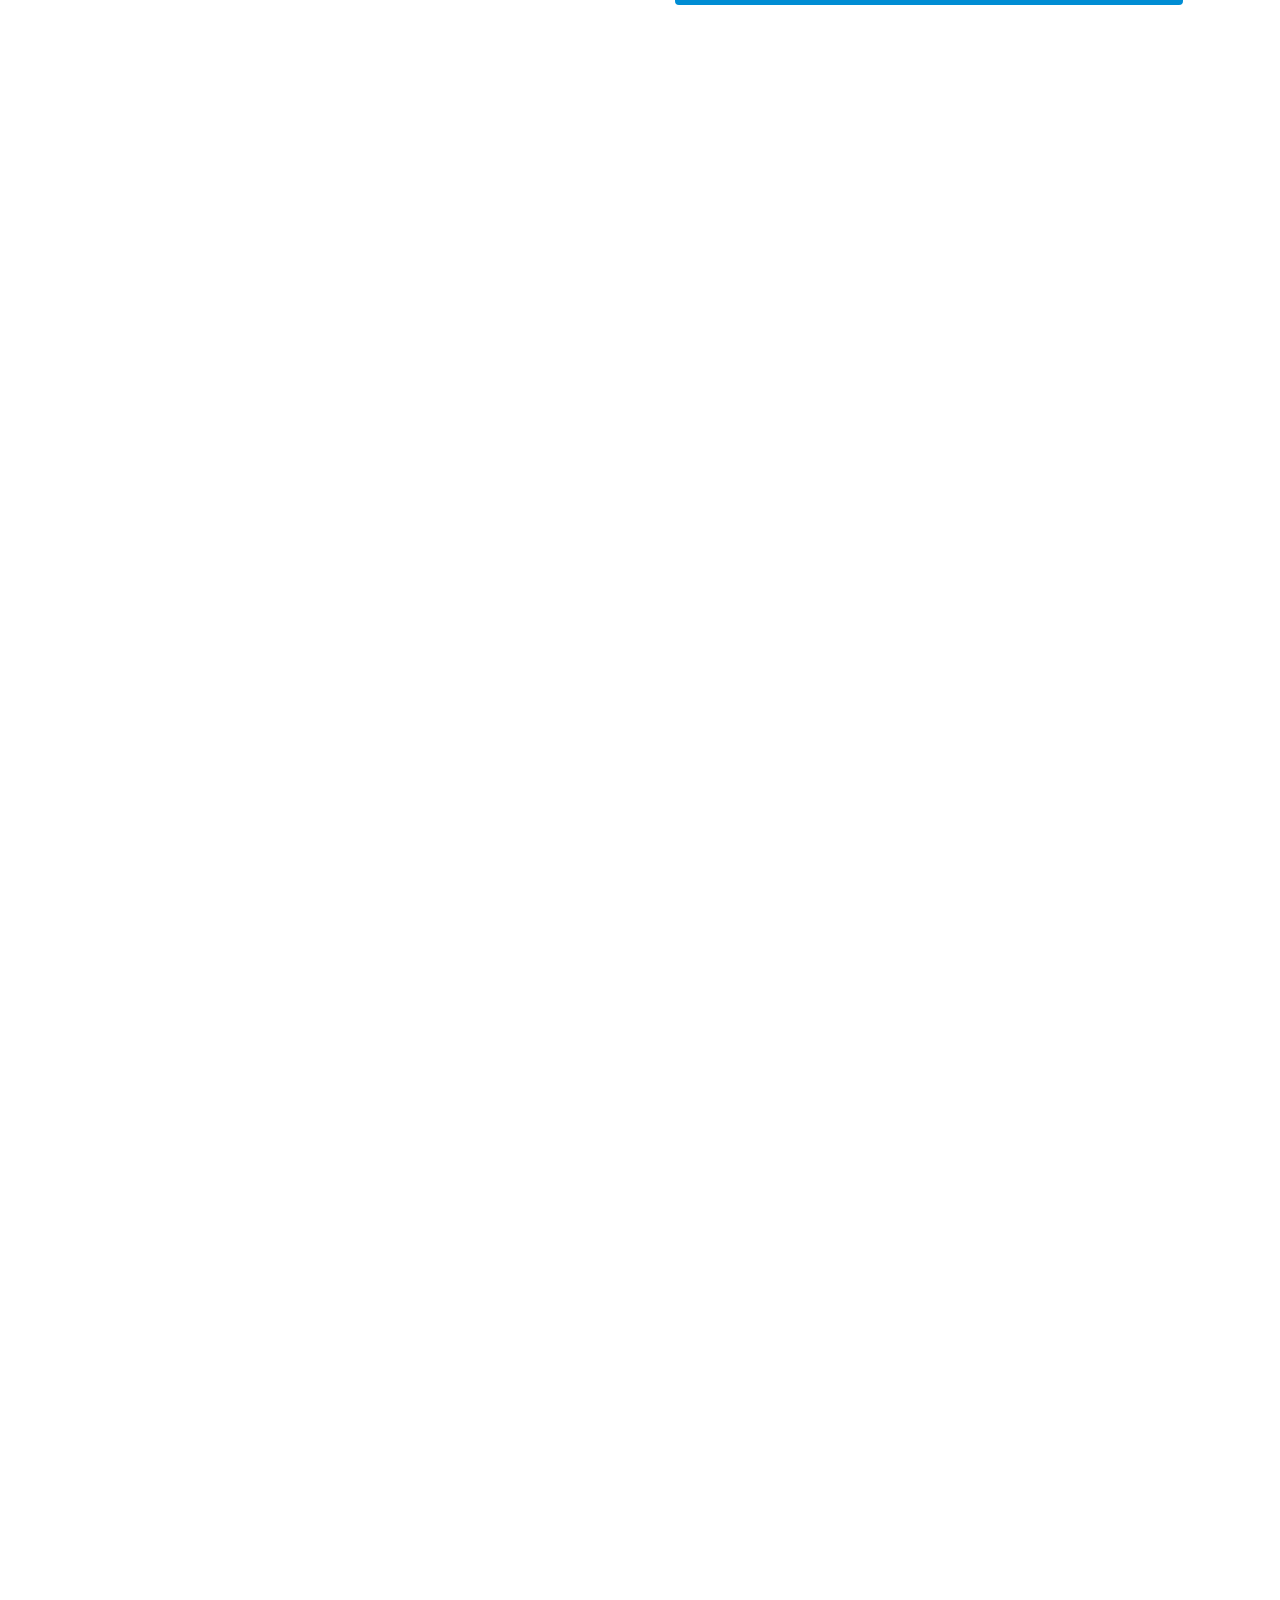
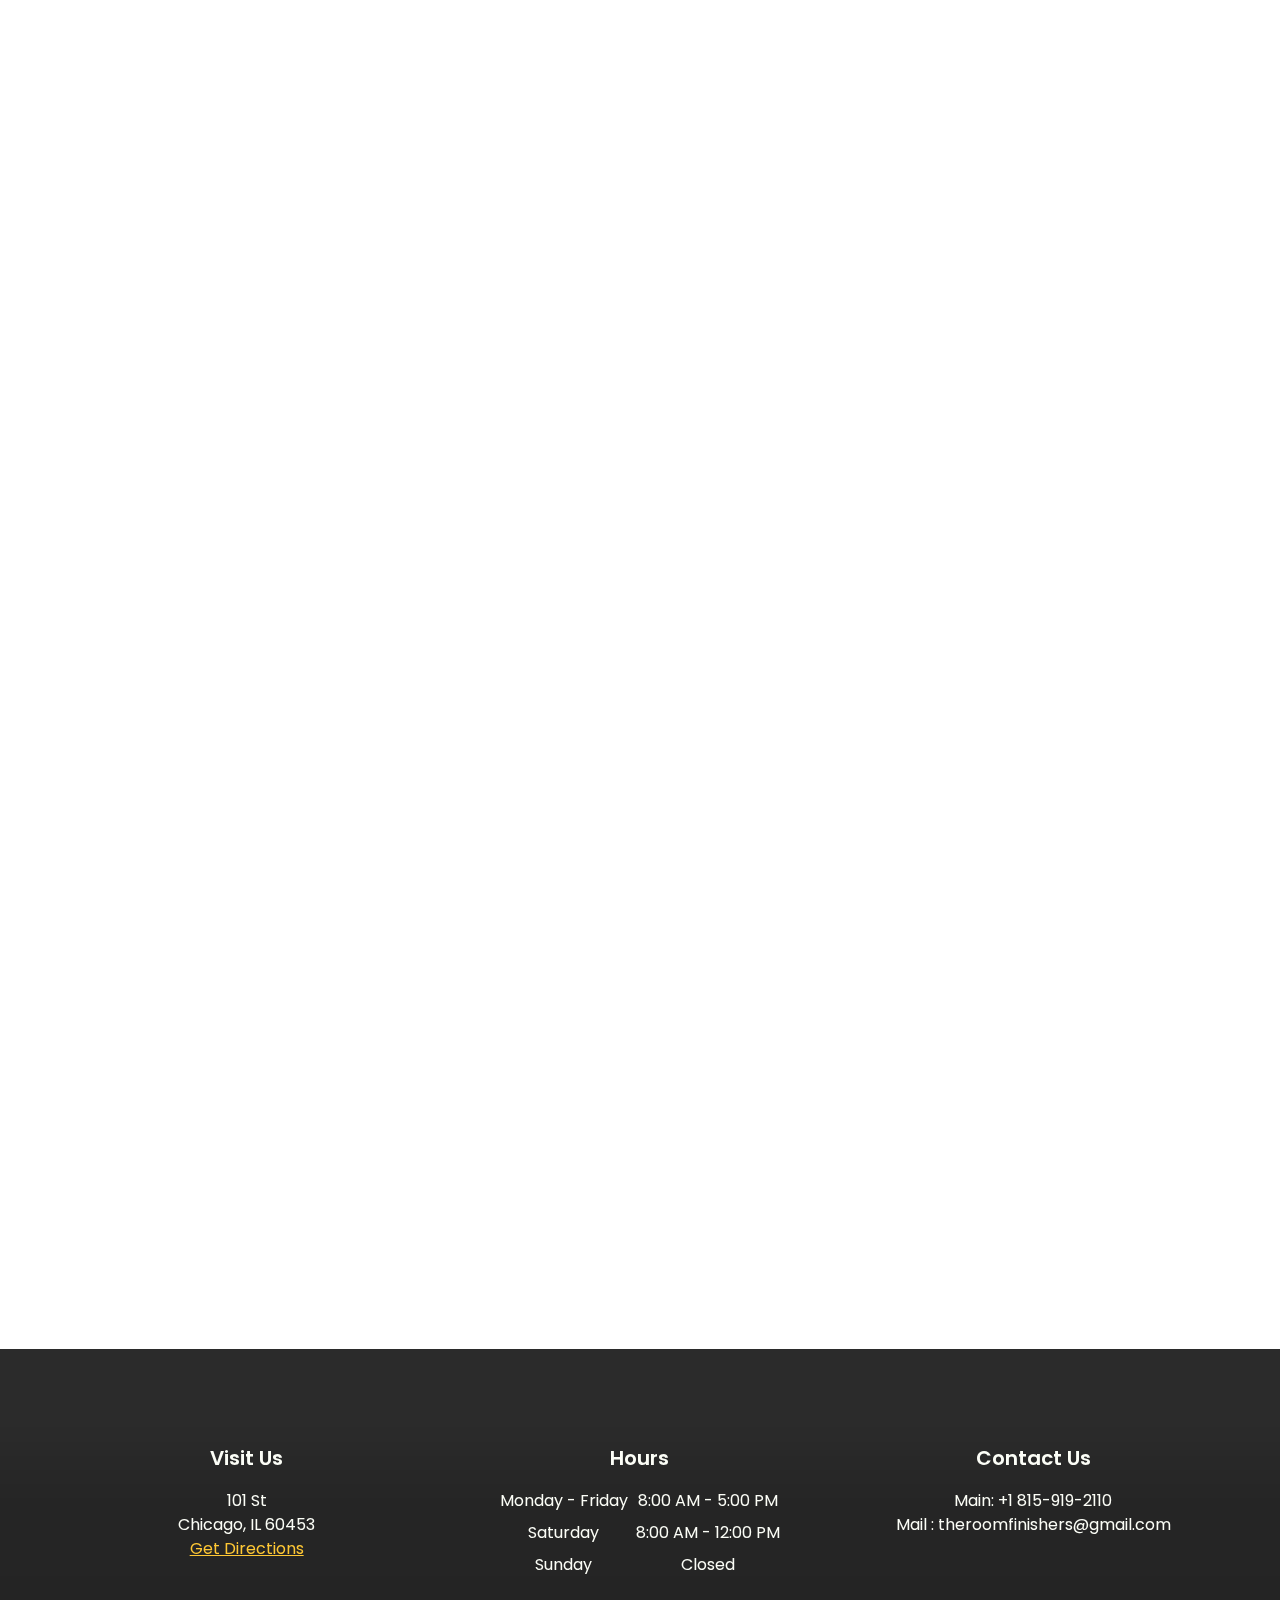
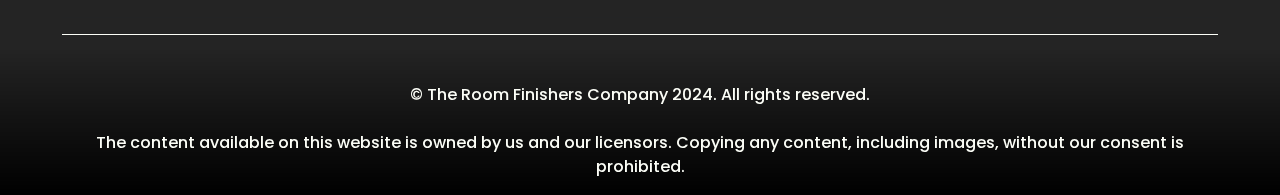
<file: about.html>
<!DOCTYPE html>
<html lang="en">

<head>
    <meta charset="UTF-8">
    <meta http-equiv="X-UA-Compatible" content="IE=edge">
    <meta name="viewport" content="width=device-width, initial-scale=1 maximum-scale=1.0, user-scalable=no">
    <title>
        Trusted Home Remodeling Services in Chicago, IL | The Room Finishers
    </title>

    <meta name="description"
        content="At The Room Finishers, we specialize in top-quality painting solutions to elevate your space. From interior makeovers to exterior transformations, trust our experts to bring your vision to life. Contact us today for a consultation!">

    <meta name="keywords" content="Painting services, Interior painting, Exterior painting, Residential painting, Commercial painting, Chicago painting company, Professional painters, House painters, Painting contractors, Home improvement">

    <meta name="format-detection" content="telephone=no">

    <!-- CSS -->
    <link rel="stylesheet" href="/css/index.css">

    <link rel="stylesheet" href="https://cdnjs.cloudflare.com/ajax/libs/font-awesome/6.2.1/css/all.min.css"
        integrity="sha512-MV7K8+y+gLIBoVD59lQIYicR65iaqukzvf/nwasF0nqhPay5w/9lJmVM2hMDcnK1OnMGCdVK+iQrJ7lzPJQd1w=="
        crossorigin="anonymous" referrerpolicy="no-referrer">

    <link rel="apple-touch-icon" sizes="180x180" href="/img/apple-touch-icon.png">
    <link rel="icon" type="image/png" sizes="32x32" href="/img/favicon-32x32.png">
    <link rel="icon" type="image/png" sizes="16x16" href="/img/favicon-16x16.png">
    <link rel="manifest" href="/img/site.webmanifest">
</head>

<body>
    <!-- Navbar and Hero Section -->
    <section class="nav-hero position-relative" style="overflow: visible !important; overflow-x: hidden;">
        <!-- Upper Navbar -->
        <div class="top-information-div">
            <div class="container">
                <div class="top-information" data-aos="fade-down">
                    <div class=" text-md-start">
                        <div class="d-flex align-center gap-2">
                            <p class="fs-24 fw-600 text-secondary">5.0</p>
                            <p class="fs-24 text-secondary">
                                <i class="fa-solid fa-star"></i>
                                <i class="fa-solid fa-star"></i>
                                <i class="fa-solid fa-star"></i>
                                <i class="fa-solid fa-star"></i>
                                <i class="fa-solid fa-star"></i>
                            </p>
                        </div>

                        <p class="fw-600 fs-22 d-md-block d-none">Chicago, IL</p>
                    </div>
                    <div class="d-xl-block d-none">
                        <a title="Homepage Navigation" href="/index.html"><img class="logo" src="/img/logo.png"
                                alt="Top Logo"></a>
                        <p class="fw-500 mb-2 text-capitalize" style="font-size: 14px;">
                            The Trusted Painting Shop In Chicago, IL
                        </p>
                    </div>
                                  <div class="text-md-end d-flex justify-content-md-end d-md-block d-none">
                            <a class="phone fw-700 text-dark" title="The room finishers number" href="tel:+18159192110">
                                +1 815-919-2110
                            </a>
                            <a class="btn btn-primary px-4 py-2 mb-2" href="/contact.html">
                                Request an Estimate
                            </a>
                        </div>
                </div>
            </div>
        </div>

        <!-- Navbar -->
        <nav class="navbar navbar-expand-xl navbar-dark" data-aos="fade-down">
            <div class="container">
                <!-- Logo Section (visible on extra large screens) -->
                <div class="logo-section d-xl-none d-inline">
                    <a title="Logo Navigation" href="/index.html"><img class="logo" src="/img/logo.png"
                            alt="Logo Image"></a>
                </div>
                <!-- Navbar Toggler for mobile -->
                <button class="navbar-toggler" type="button" data-bs-toggle="offcanvas"
                    data-bs-target="#offcanvasResponsive" aria-controls="offcanvasResponsive">
                    <i class="fa-solid fa-bars text-dark"></i>
                </button>

                <!-- Offcanvas for mobile -->
                <div class="offcanvas-xl offcanvas-end w-100" tabindex="-1" id="offcanvasResponsive"
                    aria-labelledby="offcanvasResponsiveLabel">
                    <div class="offcanvas-header bg-dark">
                        <!-- Logo Section (visible on extra large screens, within offcanvas) -->
                        <div class="logo-section mb-0 d-xl-none d-inline">
                            <a title="Homepage Navigation" href="/index.html"><img class="logo"
                                    src="/img/footer-logo.png" alt="Canvas Logo"></a>
                        </div>

                        <!-- Close Button for offcanvas -->
                        <button type="button" class="btn-close btn-close-white" data-bs-dismiss="offcanvas"
                            data-bs-target="#offcanvasResponsive" aria-label="Close"></button>
                    </div>

                    <!-- Offcanvas Body (contains the navigation) -->
                    <div class="offcanvas-body w-100">
                        <!-- Navbar Nav -->
                        <ul class="navbar-nav w-100 mb-2 mb-lg-0">
                            <!-- First Navigation -->
                            <li class="nav-item">
                                <a class="nav-link" title="Home" href="/index.html">Home</a>
                            </li>

                            <!-- Second Navigation -->
                            <li class="nav-item dropdown">
                                <a class="nav-link dropdown-toggle" href="#" role="button" data-bs-toggle="dropdown"
                                    aria-expanded="false">
                                    Services
                                </a>
                                <ul class="dropdown-menu">
                                    <li>
                                        <a title="Exterior painting" class="dropdown-item"
                                            href="/exterior-painting.html">
                                            Exterior painting
                                        </a>
                                    </li>
                                    <li>
                                        <a title="Kitchen cabinet painting" class="dropdown-item"
                                            href="kitchen-cabinet-painting.html">
                                            Kitchen cabinet painting
                                        </a>
                                    </li>


                                    <li>
                                        <a title="Shiplap installation" class="dropdown-item"
                                            href="/shiplap-installation.html">
                                            Shiplap installation
                                        </a>
                                    </li>
                                    <li>
                                        <a title="Drywall installation" class="dropdown-item"
                                            href="/drywall-installation.html">
                                            Drywall installation
                                        </a>
                                    </li>
                                    <li>
                                        <a title="Window Trim & Seat Painting" class="dropdown-item"
                                            href="/window-trim-seat-painting.html">
                                            Window Trim & Seat Painting
                                        </a>
                                    </li>
                                </ul>
                            </li>


                            <li class=" nav-item">
                                <a class="nav-link" title="Reviews" href="/about.html">About Us</a>
                            </li>






                            <li class="nav-item">
                                <a class="nav-link" title="Contact" href="/contact.html">Contact</a>
                            </li>


                            <!-- Call Now Button (visible on extra large screens, within offcanvas) -->
                            <a title="Call Now"
                                class="btn btn-primary d-xl-none d-flex justify-content-center col-12 mt-4 fs-17 text-uppercase py-3"
                                href="tel:+18159192110">
                                Call Now
                            </a>
                    </div>
                </div>
            </div>
            <!-- /Container -->
        </nav>
        <!-- /Navbar -->

        <!-- Hero Section -->
        <div class="hero" data-aos="fade-down">
            <!-- Container for Hero Content -->
            <div class="container hero-content">

                <!-- Main Heading -->
                <div class="d-flex justify-content-center mb-3">
                    <p class="text-white open-statement px-3 py-2 rounded-pill open-status" style="width: fit-content;">
                        Opens: 08:00 AM
                    </p>
                </div>

                <h1 class="text-center">
                    About Us | The Room Finishers
                </h1>

                <!-- Hero Information -->
                <p class="hero-info">
                    Fast and Reliable |  Family Owned
                </p>

                <!-- Call to Action Buttons -->
                <div class="d-flex mt-lg-5 mt-4 justify-content-center">
                    <div class="mt-2 text-center d-flex flex-sm-row flex-column">
                        <!-- Call Now Button -->
                        <a title="Call Now to Learn More"
                            class="btn btn-danger border-3 rounded-1 fs-19 text-uppercase px-5 fw-600 mb-sm-0 mb-4"
                            href="tel:+18159192110">+1 815-919-2110
                        </a>

                        <!-- Secondary Button -->

                    </div>
                </div>
            </div>
        </div>
        <!-- /Hero Section -->


        <!-- Background Image behind hero sections -->
        <img class="hero-img" src="/img/kitchen-cabinet.jpg" alt="Hero background Image">
    </section>


    <!-- About -->
    <section class="secondary-about-us flipped light-section">
        <div class="container">
            <div class="flex align-items-center">
                <!-- Information Side -->
                <div class="info-side">
                    <p class="sub-header mb-4" style="font-size: 30px;">About Us</p>


                    <h3 class="fs-24 fw-600 text-primary fo">
                        Our Vision
                    </h3>
                    <p class="mb-3">
                        At The Room Finishers, we aim to be the go-to choice for Chicago homeowners looking to enhance
                        their spaces with top-notch painting solutions. We're committed to not only providing
                        exceptional services but also equipping homeowners with the knowledge and tools to maintain
                        their homes' beauty for years to come.
                    </p>

                    <h3 class="fs-24 fw-600 text-primary">
                        Our Mission
                    </h3>
                    <p class="mb-3">
                        Our mission is to deliver unmatched painting services that go beyond expectations, fostering
                        trust and peace of mind for our clients. By leveraging advanced technologies and a dedication to
                        customer satisfaction, we strive to make the painting process stress-free and enjoyable. Through
                        clear communication and guidance, we empower homeowners to make informed decisions, ensuring
                        lasting results that enhance their homes' comfort and aesthetics.
                    </p>

                    <h3 class="fs-24 fw-600 text-primary">
                        Family-Oriented and Transparency
                    </h3>
                    <p>
                        Connect with us at The Room Finishers for all your painting needs, from a simple refresh to a
                        complete makeover. Reach out via phone at +1 815-919-2110. Share photos of your space for a
                        quick assessment and personalized recommendations. We
                        prioritize open communication and transparency, so feel free to contact us during business hours
                        for any inquiries or emergencies. Your satisfaction and your home's beauty are our top
                        priorities.
                    </p>


                    <a title="Call Now" class="btn btn-primary rounded-1 px-5 fs-20 mt-3 fw-600"
                        href="tel:+18159192110">
                        Call Now
                    </a>
                </div>

                <!-- Img Side -->
                <div class="img-side">
                    <img class="main-img" style="transform: scaleX(1);" src="/img/shiplap-long.jpg"
                        alt="About Us Img 1">

                </div>
            </div>
        </div>
    </section>

        <!-- Services Start -->
        <section class="services bg-success light-section" data-aos="fade-up">
            <div class="container">
                <h2 class="header text-center">Our Services</h2>
                <div class="service-grid">
                    <div class="service">
                        <div class="info-div pt-5">
                            <div class="icon-div">
                                <img src="/img/ext-1.png" alt="Exterior Painting">
                            </div>
                            <img class="bg-icon" src="/img/ext-1.png" alt="Exterior Painting">
                            <h4 class="service-name">Exterior painting</h4>
                        </div>
                        <div class="img-div">
                            <div class="phone-icon">
                                <a title="Call now for free estimate" href="tel:+18159192110"><i
                                        class="fa-solid fa-phone-volume"></i></a>
                            </div>
                            <!-- <img src="/img/service-1.jpg" alt="videoModal"> -->
                            <p>
                                Renew your home's exterior with our top-notch painting service. Trust The Room Finishers for
                                quality results.
                            </p>
                            <a class="btn-light btn py-1 fw-500 mt-3" title="Exterior Painting"
                                href="/exterior-painting.html">
                                Learn More <i class="fa-solid fa-arrow-right ms-1"></i>
                            </a>
                        </div>
                    </div>
    
                    <div class="service">
                        <div class="info-div ">
                            <div class="icon-div">
                                <img src="/img/kitchen-cabinet.png" alt="Kitchen cabinet painting">
                            </div>
                            <img class="bg-icon" src="/img/kitchen-cabinet.png" alt="Kitchen cabinet painting">
                            <h4 class="service-name ">Kitchen cabinet painting</h4>
    
                        </div>
    
                        <div class="img-div">
                            <div class="phone-icon">
                                <a title="Call now for free estimate" href="tel:+18159192110"><i
                                        class="fa-solid fa-phone-volume"></i></a>
                            </div>
                            <!-- <img src="/img/service-2.jpg" alt="service2"> -->
                            <p>
                                Transform your kitchen with our cabinet painting services at The Room Finishers. Renew your
                                space effortlessly.
                            </p>
                            <a class="btn-light btn py-1 fw-500 mt-3" title="Kitchen Cabinet paintings"
                                href="/kitchen-cabinet-painting.html">
                                Learn More <i class="fa-solid fa-arrow-right ms-1"></i>
                            </a>
                        </div>
                    </div>
    
    
                    <div class="service">
                        <div class="info-div pt-5">
                            <div class="icon-div">
                                <img src="/img/open-wall.png" alt="Open Walls">
                            </div>
                            <img class="bg-icon" src="/img/open-wall.png" alt="Open Walls">
                            <h4 class="service-name">Open Walls</h4>
                        </div>
                        <div class="img-div">
                            <div class="phone-icon">
                                <a title="Call now for free estimate" href="tel:+18159192110"><i
                                        class="fa-solid fa-phone-volume"></i></a>
                            </div>
                            <!-- <img src="/img/service-3.jpg" alt="service3"> -->
                            <p>
                                Enhance your living space by opening up walls with our services at The Room Finishers.
                                Experience a more spacious and inviting home.
                            </p>
                            <a class="btn-light btn py-1 fw-500 mt-3" title="Open Walls"
                                href="/about.html">
                                Learn More <i class="fa-solid fa-arrow-right ms-1"></i>
                            </a>
                        </div>
                    </div>
    
                    <div class="service">
                        <div class="info-div pt-5">
                            <div class="icon-div">
                                <img src="/img/dining-room.png" alt="Dining room painting">
                            </div>
                            <img class="bg-icon" src="/img/dining-room.png" alt="Dining room painting">
                            <h4 class="service-name">Dining room painting</h4>
                        </div>
                        <div class="img-div">
                            <div class="phone-icon">
                                <a title="Call now for free estimate" href="tel:+18159192110"><i
                                        class="fa-solid fa-phone-volume"></i></a>
                            </div>
                            <!-- <img src="/img/service-3.jpg" alt="service3"> -->
                            <p>
                                Renew your dining room with our painting service at The Room Finishers. Create a cozy,
                                inviting atmosphere without any fuss.
                            </p>
                            <a class="btn-light btn py-1 fw-500 mt-3" title="Dining room painting"
                                href="/about.html">
                                Learn More <i class="fa-solid fa-arrow-right ms-1"></i>
                            </a>
                        </div>
                    </div>
    
                    <div class="service">
                        <div class="info-div pt-5">
                            <div class="icon-div">
                                <img src="/img/bedroom-service.png" alt="Bedroom painting">
                            </div>
                            <img class="bg-icon" src="/img/bedroom-service.png" alt="Bedroom painting">
                            <h4 class="service-name">Bedroom painting</h4>
                        </div>
                        <div class="img-div">
                            <div class="phone-icon">
                                <a title="Call now for free estimate" href="tel:+18159192110"><i
                                        class="fa-solid fa-phone-volume"></i></a>
                            </div>
                            <!-- <img src="/img/service-3.jpg" alt="service3"> -->
                            <p>
                                Transform your bedroom with our painting services at The Room Finishers. Create a soothing
                                retreat tailored to your style and preferences.
                            </p>
                            <a class="btn-light btn py-1 fw-500 mt-3" title="Bedroom painting"
                                href="/about.html">
                                Learn More <i class="fa-solid fa-arrow-right ms-1"></i>
                            </a>
                        </div>
                    </div>
    
                    <div class="service">
                        <div class="info-div pt-5">
                            <div class="icon-div">
                                <img src="/img/shiplap.png" alt="Shiplap installation">
                            </div>
                            <img class="bg-icon" src="/img/shiplap.png" alt="Shiplap installation">
                            <h4 class="service-name">Shiplap installation</h4>
                        </div>
                        <div class="img-div">
                            <div class="phone-icon">
                                <a title="Call now for free estimate" href="tel:+18159192110"><i
                                        class="fa-solid fa-phone-volume"></i></a>
                            </div>
                            <!-- <img src="/img/service-3.jpg" alt="service3"> -->
                            <p>
                                Enhance your space with shiplap installation by The Room Finishers. Add timeless charm and
                                character to any room effortlessly.
                            </p>
                            <a class="btn-light btn py-1 fw-500 mt-3" title="shiplap installation"
                                href="/shiplap-installation.html">
                                Learn More <i class="fa-solid fa-arrow-right ms-1"></i>
                            </a>
                        </div>
                    </div>
    
                    <div class="service">
                        <div class="info-div pt-5">
                            <div class="icon-div">
                                <img src="/img/stairway.png" alt="STAIRWAY & STAIRWELL PAINTING">
                            </div>
                            <img class="bg-icon" src="/img/stairway.png" alt="STAIRWAY & STAIRWELL PAINTING">
                            <h4 class="service-name">Stairway & Stairwell Painting</h4>
                        </div>
                        <div class="img-div">
                            <div class="phone-icon">
                                <a title="Call now for free estimate" href="tel:+18159192110"><i
                                        class="fa-solid fa-phone-volume"></i></a>
                            </div>
                            <!-- <img src="/img/service-3.jpg" alt="service3"> -->
                            <p>
                                Transform your stairways with expert paintings by The Room Finishers. Elevate your home's
                                ambiance with our personalized service and craftsmanship. Contact us today.
                            </p>
                            <a class="btn-light btn py-1 fw-500 mt-3" title="Stairway & Stairwell paintings"
                                href="/about.html">
                                Learn More <i class="fa-solid fa-arrow-right ms-1"></i>
                            </a>
                        </div>
                    </div>
    
                    <div class="service">
                        <div class="info-div pt-5">
                            <div class="icon-div">
                                <img src="/img/window-service.png" alt="WINDOW TRIM AND SEAT PAINTING">
                            </div>
                            <img class="bg-icon" src="/img/window-service.png" alt="WINDOW TRIM AND SEAT PAINTING">
                            <h4 class="service-name">Window Trim and Seat Painting</h4>
                        </div>
                        <div class="img-div">
                            <div class="phone-icon">
                                <a title="Call now for free estimate" href="tel:+18159192110"><i
                                        class="fa-solid fa-phone-volume"></i></a>
                            </div>
                            <!-- <img src="/img/service-3.jpg" alt="service3"> -->
                            <p>
                                Renew your home with Window Trim and Seat Painting by The Room Finishers! Contact us now to
                                schedule your service.
                            </p>
                            <a class="btn-light btn py-1 fw-500 mt-3" title="Window Trim and Seat Painting"
                                href="/window-trim-seat-painting.html">
                                Learn More <i class="fa-solid fa-arrow-right ms-1"></i>
                            </a>
                        </div>
                    </div>
    
                    <div class="service">
                        <div class="info-div pt-5">
                            <div class="icon-div">
                                <img src="/img/remodel.png" alt="Business Remodel ">
                            </div>
                            <img class="bg-icon" src="/img/remodel.png" alt="Business Remodel ">
                            <h4 class="service-name">Business Remodel </h4>
                        </div>
                        <div class="img-div">
                            <div class="phone-icon">
                                <a title="Call now for free estimate" href="tel:+18159192110"><i
                                        class="fa-solid fa-phone-volume"></i></a>
                            </div>
                            <!-- <img src="/img/service-3.jpg" alt="service3"> -->
                            <p>
                                Renovate your small business with our remodeling services! Reach out today to begin your
                                transformation.
                            </p>
                            <a class="btn-light btn py-1 fw-500 mt-3" title="Window Trim and Seat Painting"
                                href="/about.html">
                                Learn More <i class="fa-solid fa-arrow-right ms-1"></i>
                            </a>
                        </div>
                    </div>
    
                    <div class="service">
                        <div class="info-div pt-5">
                            <div class="icon-div">
                                <img src="/img/flooring.webp" alt="Floor installation ">
                            </div>
                            <img class="bg-icon" src="/img/flooring.webp" alt="Floor installation ">
                            <h4 class="service-name">Floor installation </h4>
                        </div>
                        <div class="img-div">
                            <div class="phone-icon">
                                <a title="Call now for free estimate" href="tel:+18159192110"><i
                                        class="fa-solid fa-phone-volume"></i></a>
                            </div>
                            <!-- <img src="/img/service-3.jpg" alt="service3"> -->
                            <p>
                                "Upgrade your space with professional Floor installation services. Contact us to enhance
                                your floors!"
                            </p>
                            <a class="btn-light btn py-1 fw-500 mt-3" title="Flooring installation"
                                href="/about.html">
                                Learn More <i class="fa-solid fa-arrow-right ms-1"></i>
                            </a>
                        </div>
                    </div>
    
                    <div class="service">
                        <div class="info-div pt-5">
                            <div class="icon-div">
                                <img src="/img/dry-wall.png" alt="DRYWALL INSTALLATION ">
                            </div>
                            <img class="bg-icon" src="/img/dry-wall.png" alt="DRYWALL INSTALLATION ">
                            <h4 class="service-name">Drywall installation </h4>
                        </div>
                        <div class="img-div">
                            <div class="phone-icon">
                                <a title="Call now for free estimate" href="tel:+18159192110"><i
                                        class="fa-solid fa-phone-volume"></i></a>
                            </div>
                            <!-- <img src="/img/service-3.jpg" alt="service3"> -->
                            <p>
                                Upgrade your walls with professional drywall installation services. Contact us to enhance
                                your space
                            </p>
                            <a class="btn-light btn py-1 fw-500 mt-3" title="DRYWALL INSTALLATION"
                                href="/drywall-installation.html">
                                Learn More <i class="fa-solid fa-arrow-right ms-1"></i>
                            </a>
                        </div>
                    </div>
    
                    <div class="service">
                        <div class="info-div pt-5">
                            <div class="icon-div">
                                <img src="/img/basement-painting.png" alt="Basement Paiting">
                            </div>
                            <img class="bg-icon" src="/img/basement-painting.png" alt="Basement Paiting">
                            <h4 class="service-name">Basement Paiting</h4>
                        </div>
                        <div class="img-div">
                            <div class="phone-icon">
                                <a title="Call now for free estimate" href="tel:+18159192110"><i
                                        class="fa-solid fa-phone-volume"></i></a>
                            </div>
                            <!-- <img src="/img/service-3.jpg" alt="service3"> -->
                            <p>
                                Transform your basement with our expert painting services. Contact us to give your space a
                                fresh new look
                            </p>
                            <a class="btn-light btn py-1 fw-500 mt-3" title="DRYWALL INSTALLATION"
                                href="/about.html">
                                Learn More <i class="fa-solid fa-arrow-right ms-1"></i>
                            </a>
                        </div>
                    </div>
    
    
                </div>
            </div>
        </section>
        <!-- Services End -->



    <!-- About The Room Finishers -->
    <section id="about" class="about-us light-section position-relative" data-aos="fade-up">
        <div class="container pt-4">
            <div class="about-us-flex">
                <!-- Information Side -->
                <div class="info-div">
                    <p class="sub-header">
                        The Room Finishers Team
                    </p>
                    <h2 class="header">
                        All Information
                    </h2>
                    <p class="mb-3">
                        The Room Finishers provides painting services, exterior painting, window trim, and flooring
                        services Chicago, IL. Specializing in:
                    <ul class="nobefore">
                        <li>Exterior painting</li>
                        <li>Kitchen cabinet painting</li>
                        <li>Open Walls</li>
                        <li>Dining room painting</li>
                        <li>Bedroom painting</li>
                        <li>Shiplap installation</li>
                        <li>Stairway & Stairwell Painting</li>
                        <li>Window Trim and Seat Painting</li>
                        <li>Business Remodel</li>
                        <li>Drywall installation</li>
                        <li>Basement Paiting</li>
                    </ul>
                    </p>

                    

                    <h4 class="fs-22 fw-600 text-primary mb-2">
                        Accepted payment methods:
                    </h4>
                    <p>
                        Visa, MasterCard, American Express, Discover, Cash, Check, Venmo, Zelle
                    </p>
                    <p>
                        Languages: English
                    </p>
                    <a title="Call Now" class="btn btn-primary rounded-1 px-5 fs-20 mt-3 fw-600"
                        href="tel:+18159192110">
                        Call Now
                    </a>
                </div>

                <!-- Img Side -->
                <div class="img-div">
                    <img class="main-img" style="transform: inherit" src="/img/cabinet-long.jpg" alt="About Us Img 1">
                    <img class="add-on-img" style="transform: scaleX(-1)" src="/img/contact-main.jpg"
                        alt="About Us Image">
                </div>
            </div>
        </div>
    </section>






   <!-- Footer -->
   <footer class="position-relative pt-3">
    <div class="container mt-5">
        <div class="row fw-500 fs-16">

            <!-- Column 1 -->
            <div class="col-lg col-md-4 col-12 mb-lg-0 mb-4 footer-col text-left">
                <!-- Footer Title -->
                <p class="mb-3 fw-600 text-center footer-headline">
                    <i class="fa-solid fa-location-dot fs-20 text-primary"></i>
                    <br>
                    Visit Us
                </p>
                <!-- Homepage Sections -->
                <div class="footer-nav">
                    <p>101 St<br>
                       Chicago, IL 60453 <br>
                        <a class="text-decoration-underline text-secondary" title="Get Directions"
                            href="https://www.google.com/maps/place/Oak+Lawn,+IL+60453,+USA/@41.7089417,-87.8008473,13z/data=!3m1!4b1!4m6!3m5!1s0x880e3a39d71ac6ff:0x7d6c925bec0562ac!8m2!3d41.7087701!4d-87.7468071!16s%2Fm%2F01_8445?entry=ttu">
                            Get Directions
                        </a>
                    </p>
                </div>
            </div>

            <!-- Column 2 -->
            <div class="col-lg col-md-4 col-12 mb-lg-0 mb-4 footer-col">
                <!-- Footer Title -->
                <p class="mb-3 fw-600 text-center footer-headline">
                    <i class="fa-regular fa-clock fs-20 text-primary"></i>
                    <br>
                    Hours
                </p>
                <!-- Homepage Sections -->
                <div class="footer-nav">
                    <div class="d-flex justify-content-center gap-2">
                        <div>
                            <p class="mb-2">Monday - Friday</p>
                            <p class="mb-2">Saturday</p>
                            <p class="mb-0">Sunday</p>
                        </div>
                        <div>
                            <p class="mb-2">8:00 AM - 5:00 PM</p>
                            <p class="mb-2">8:00 AM - 12:00 PM </p>
                            <p>Closed </p>
                        </div>
                    </div>
                </div>
            </div>

            <!-- Column 3 -->
            <div class="col-lg col-md-4 col-12 mb-lg-0 mb-4 footer-col">
                <!-- Footer Title -->
                <p class="mb-3 fw-600 footer-headline text-center text-white">

                    <i class="fa-solid fa-bullhorn text-primary"></i>
                    <br>
                    Contact Us
                </p>
                <div class="footer-nav">
                    <!-- Phone Number -->
                    <p>
                        Main: <a class="text-white" title="Main Phone Number" href="tel:+18159192110">
                            +1 815-919-2110

                        </a>
                        <br>
                        Mail :

                        theroomfinishers@gmail.com

                    </p>

                </div>
            </div>
        </div>
        <hr class="mt-4" />

        <p class="pt-2 pb-3 fw-500 text-white text-center border-1 border-top border-white pt-5">&copy;
            The Room Finishers Company 2024. All rights reserved.</p>
        <p class="pt-2 pb-3 fw-500 text-white text-center">The content available on this website is owned by us
            and
            our licensors. Copying any content, including images, without our consent is prohibited.</p>
    </div>
</footer>


<!-- Scripts -->
<script src="https://code.jquery.com/jquery-3.6.1.min.js"
    integrity="sha256-o88AwQnZB+VDvE9tvIXrMQaPlFFSUTR+nldQm1LuPXQ=" crossorigin="anonymous"></script>


<script src="/js/index.js"></script>
</body>

</html>
</file>
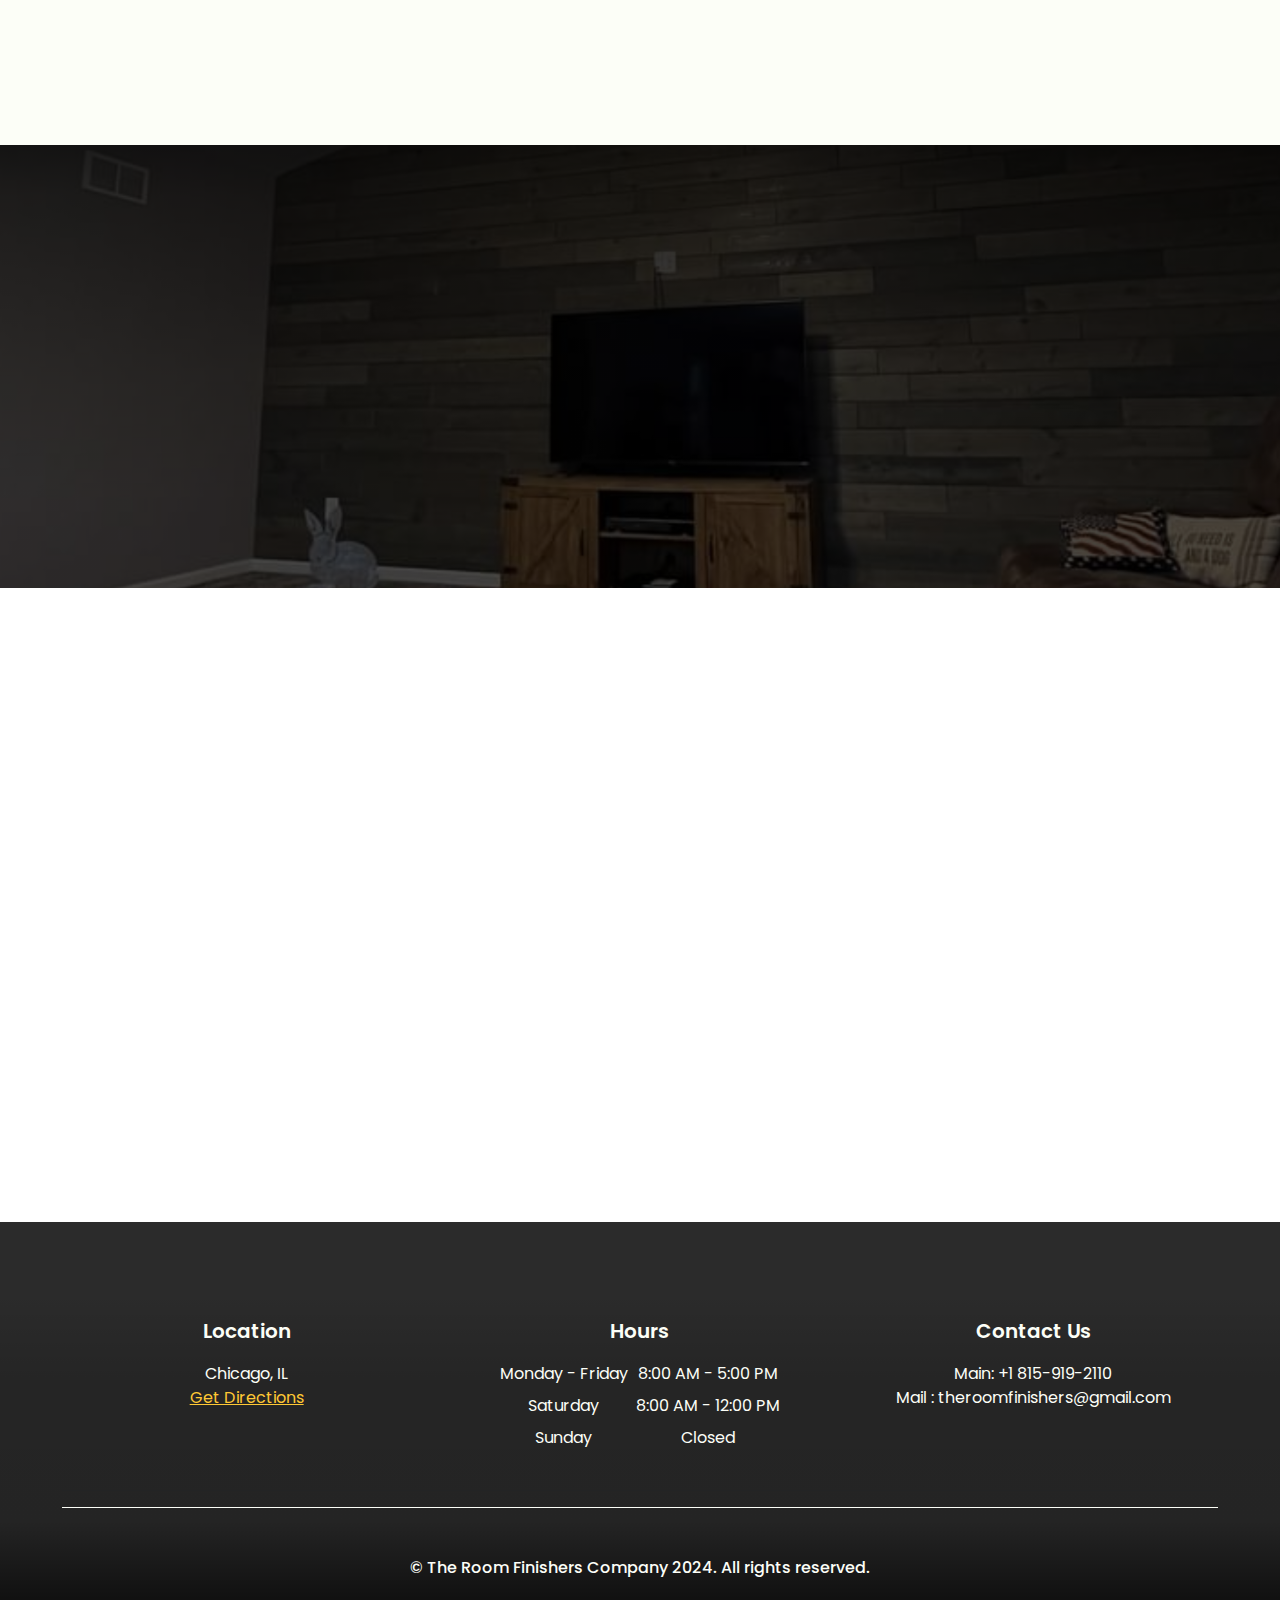
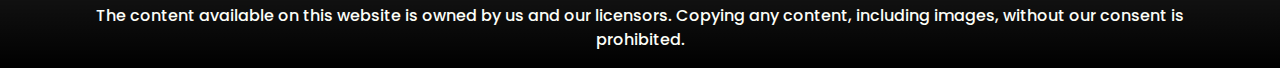
<file: contact.html>
<!DOCTYPE html>
<html lang="en">

<head>
    <meta charset="UTF-8">
    <meta http-equiv="X-UA-Compatible" content="IE=edge">
    <meta name="viewport" content="width=device-width, initial-scale=1 maximum-scale=1.0, user-scalable=no">
    <title>
        Contact Home Remodeling Services in Chicago, IL | The Room Finishers
    </title>

    <meta name="description"
        content="At The Room Finishers, we specialize in top-quality painting solutions to elevate your space. From interior makeovers to exterior transformations, trust our experts to bring your vision to life. Contact us today for a consultation!">

    <meta name="keywords"
        content="Painting services, Interior painting, Exterior painting, Residential painting, Commercial painting, Chicago painting company, Professional painters, House painters, Painting contractors, Home improvement">

    <meta name="format-detection" content="telephone=no">

    <!-- CSS -->
    <link rel="stylesheet" href="/css/index.css">

    <link rel="stylesheet" href="https://cdnjs.cloudflare.com/ajax/libs/font-awesome/6.2.1/css/all.min.css"
        integrity="sha512-MV7K8+y+gLIBoVD59lQIYicR65iaqukzvf/nwasF0nqhPay5w/9lJmVM2hMDcnK1OnMGCdVK+iQrJ7lzPJQd1w=="
        crossorigin="anonymous" referrerpolicy="no-referrer">

    <link rel="apple-touch-icon" sizes="180x180" href="/img/apple-touch-icon.png">
    <link rel="icon" type="image/png" sizes="32x32" href="/img/favicon-32x32.png">
    <link rel="icon" type="image/png" sizes="16x16" href="/img/favicon-16x16.png">
    <link rel="manifest" href="/img/site.webmanifest">
</head>

<body>
    <!-- Navbar and Hero Section -->
    <section class="nav-hero position-relative" style="overflow: visible !important; overflow-x: hidden;">
        <!-- Upper Navbar -->
        <div class="top-information-div">
            <div class="container">
                <div class="top-information" data-aos="fade-down">
                    <div class=" text-md-start">
                        <div class="d-flex align-center gap-2">
                            <p class="fs-24 fw-600 text-secondary">5.0</p>
                            <p class="fs-24 text-secondary">
                                <i class="fa-solid fa-star"></i>
                                <i class="fa-solid fa-star"></i>
                                <i class="fa-solid fa-star"></i>
                                <i class="fa-solid fa-star"></i>
                                <i class="fa-solid fa-star"></i>
                            </p>
                        </div>

                        <p class="fw-600 fs-22 d-md-block d-none">Chicago, IL</p>
                    </div>
                    <div class="d-xl-block d-none">
                        <a title="Homepage Navigation" href="/index.html"><img class="logo" src="/img/logo.png"
                                alt="Top Logo"></a>
                        <p class="fw-500 mb-2 text-capitalize" style="font-size: 14px;">
                            The Trusted Painting Shop In Chicago, IL
                        </p>
                    </div>
                                  <div class="text-md-end d-flex justify-content-md-end d-md-block d-none">
                            <a class="phone fw-700 text-dark" title="The room finishers number" href="tel:+18159192110">
                                +1 815-919-2110
                            </a>
                            <a class="btn btn-primary px-4 py-2 mb-2" href="/contact.html">
                                Request an Estimate
                            </a>
                        </div>
                </div>
            </div>
        </div>

        <!-- Navbar -->
        <nav class="navbar navbar-expand-xl navbar-dark" data-aos="fade-down">
            <div class="container">
                <!-- Logo Section (visible on extra large screens) -->
                <div class="logo-section d-xl-none d-inline">
                    <a title="Logo Navigation" href="/index.html"><img class="logo" src="/img/logo.png"
                            alt="Logo Image"></a>
                </div>
                <!-- Navbar Toggler for mobile -->
                <button class="navbar-toggler" type="button" data-bs-toggle="offcanvas"
                    data-bs-target="#offcanvasResponsive" aria-controls="offcanvasResponsive">
                    <i class="fa-solid fa-bars text-dark"></i>
                </button>

                <!-- Offcanvas for mobile -->
                <div class="offcanvas-xl offcanvas-end w-100" tabindex="-1" id="offcanvasResponsive"
                    aria-labelledby="offcanvasResponsiveLabel">
                    <div class="offcanvas-header bg-dark">
                        <!-- Logo Section (visible on extra large screens, within offcanvas) -->
                        <div class="logo-section mb-0 d-xl-none d-inline">
                            <a title="Homepage Navigation" href="/index.html"><img class="logo"
                                    src="/img/footer-logo.png" alt="Canvas Logo"></a>
                        </div>

                        <!-- Close Button for offcanvas -->
                        <button type="button" class="btn-close btn-close-white" data-bs-dismiss="offcanvas"
                            data-bs-target="#offcanvasResponsive" aria-label="Close"></button>
                    </div>

                    <!-- Offcanvas Body (contains the navigation) -->
                    <div class="offcanvas-body w-100">
                        <!-- Navbar Nav -->
                        <ul class="navbar-nav w-100 mb-2 mb-lg-0">
                            <!-- First Navigation -->
                            <li class="nav-item">
                                <a class="nav-link" title="Home" href="/index.html">Home</a>
                            </li>

                            <!-- Second Navigation -->
                            <li class="nav-item dropdown">
                                <a class="nav-link dropdown-toggle" href="#" role="button" data-bs-toggle="dropdown"
                                    aria-expanded="false">
                                    Services
                                </a>
                                <ul class="dropdown-menu">
                                    <li>
                                        <a title="Exterior painting" class="dropdown-item"
                                            href="/exterior-painting.html">
                                            Exterior painting
                                        </a>
                                    </li>
                                    <li>
                                        <a title="Kitchen cabinet painting" class="dropdown-item"
                                            href="kitchen-cabinet-painting.html">
                                            Kitchen cabinet painting
                                        </a>
                                    </li>


                                    <li>
                                        <a title="Shiplap installation" class="dropdown-item"
                                            href="/shiplap-installation.html">
                                            Shiplap installation
                                        </a>
                                    </li>
                                    <li>
                                        <a title="Drywall installation" class="dropdown-item"
                                            href="/drywall-installation.html">
                                            Drywall installation
                                        </a>
                                    </li>
                                    <li>
                                        <a title="Window Trim & Seat Painting" class="dropdown-item"
                                            href="/window-trim-seat-painting.html">
                                            Window Trim & Seat Painting
                                        </a>
                                    </li>
                                </ul>
                            </li>


                            <li class=" nav-item">
                                <a class="nav-link" title="Reviews" href="/about.html">About Us</a>
                            </li>






                            <li class="nav-item">
                                <a class="nav-link" title="Contact" href="/contact.html">Contact</a>
                            </li>


                            <!-- Call Now Button (visible on extra large screens, within offcanvas) -->
                            <a title="Call Now"
                                class="btn btn-primary d-xl-none d-flex justify-content-center col-12 mt-4 fs-17 text-uppercase py-3"
                                href="tel:+18159192110">
                                Call Now
                            </a>
                    </div>
                </div>
            </div>
            <!-- /Container -->
        </nav>
        <!-- /Navbar -->

        <!-- Hero Section -->
        <div class="hero" data-aos="fade-down">
            <!-- Container for Hero Content -->
            <div class="container hero-content">

                <h1 class="text-center">
                    Contact | The Room Finishers
                </h1>

                <!-- Call to Action Buttons -->
                <div class="d-flex mt-lg-5 mt-4 justify-content-center">
                    <div class="mt-2 text-center d-flex flex-sm-row flex-column">
                        <!-- Call Now Button -->
                        <a title="Call Now to Learn More"
                            class="btn btn-danger border-3 rounded-1 fs-19 text-uppercase px-5 fw-600 mb-sm-0 mb-4"
                            href="tel:+18159192110">+1 815-919-2110
                        </a>

                        <!-- Secondary Button -->
                    </div>
                </div>
            </div>
        </div>
        <!-- /Hero Section -->


        <!-- Background Image behind hero sections -->
        <img class="hero-img" style="object-position: center;" src="/img/painting-wall.jpg" alt="Hero background Image">
    </section>

    <!-- Contact Information -->
    <section class="contact">
        <div class="container">
            <div class="flex">
                <!-- Company Info -->
                <div class="info-section dark-section" data-aos="fade-right">
                    <h4 class="text-center">The Room Finishers</h4>
                    <ul>
                        <!-- Location -->
                        <p class="unit"> <i class="fa-solid fa-location-dot me-3 fs-28 text-white"></i>
                            <span>
                                Chicago, IL <br>
                                <a title="Get Directions" target="_blank"
                                    href="https://www.google.com/maps/dir//Chicago,+IL,+USA/@41.8332617,-88.0616061,10z/data=!4m18!1m8!3m7!1s0x880e2c3cd0f4cbed:0xafe0a6ad09c0c000!2sChicago,+IL,+USA!3b1!8m2!3d41.8781136!4d-87.6297982!16zL20vMDFfZDQ!4m8!1m0!1m5!1m1!1s0x880e2c3cd0f4cbed:0xafe0a6ad09c0c000!2m2!1d-87.6297982!2d41.8781136!3e4?entry=ttu">
                                    Get Directions
                                </a>
                            </span>
                            </a>
                        </p>

                        <div class="mb-4">
                            <p>
                                Phone: <a class="text-white" title="Main Phone Number" href="tel:+18159192110">
                                    +1 815-919-2110

                                </a>
                            </p>
                            <p>
                                Email :
                                <a class="text-white" href="tel:+15164862075">
                                    theroomfinishers@gmail.com
                                </a>
                            </p>
                        </div>

                        <!-- Facebook -->
                        <a class="unit" title="Facebook Navigation" class=" d-flex align-items-center" target="_blank"
                            href="https://www.facebook.com/profile.php?id=61550314135838">
                            <i class="fs-24 fa-brands fa-facebook fs-28 me-3 text-white"></i>
                            Facebook
                        </a>

                        <div class="d-flex unit justify-content-start gap-2">
                            <div>
                                <p class="mb-2">Monday - Friday</p>
                                <p class="mb-2">Saturday</p>
                                <p class="mb-0">Sunday</p>
                            </div>
                            <div>
                                <p class="mb-2">8:00 AM - 5:00 PM</p>
                                <p class="mb-2">8:00 AM - 12:00 PM </p>
                                <p>Closed </p>
                            </div>
                        </div>
                    </ul>
                </div>

                <!-- Map -->
                <div class="map-section" data-aos="fade-left">
                    <iframe
                        src="https://www.google.com/maps/embed?pb=!1m18!1m12!1m3!1d47656.58322423177!2d-87.80084727663015!3d41.70894166966745!2m3!1f0!2f0!3f0!3m2!1i1024!2i768!4f13.1!3m3!1m2!1s0x880e3a39d71ac6ff%3A0x7d6c925bec0562ac!2sOak%20Lawn%2C%20IL%2060453%2C%20USA!5e0!3m2!1sen!2snp!4v1709145051669!5m2!1sen!2snp"
                        width="100%" height="100%" style="border:0;" allowfullscreen="" loading="lazy"
                        referrerpolicy="no-referrer-when-downgrade"></iframe>
                </div>
            </div>
        </div>
    </section>



    <!-- Footer -->
    <footer class="position-relative pt-3">
        <div class="container mt-5">
            <div class="row fw-500 fs-16">

                <!-- Column 1 -->
                <div class="col-lg col-md-4 col-12 mb-lg-0 mb-4 footer-col text-left">
                    <!-- Footer Title -->
                    <p class="mb-3 fw-600 text-center footer-headline">
                        <i class="fa-solid fa-location-dot fs-20 text-primary"></i>
                        <br>
                        Location
                    </p>
                    <!-- Homepage Sections -->
                    <div class="footer-nav">
                        <p>
                            Chicago, IL <br>
                            <a class="text-decoration-underline text-secondary" target="_blank" title="Get Directions"
                                href="https://www.google.com/maps/dir//Chicago,+IL,+USA/@41.8332617,-88.0616061,10z/data=!4m18!1m8!3m7!1s0x880e2c3cd0f4cbed:0xafe0a6ad09c0c000!2sChicago,+IL,+USA!3b1!8m2!3d41.8781136!4d-87.6297982!16zL20vMDFfZDQ!4m8!1m0!1m5!1m1!1s0x880e2c3cd0f4cbed:0xafe0a6ad09c0c000!2m2!1d-87.6297982!2d41.8781136!3e4?entry=ttu">
                                Get Directions
                            </a>
                        </p>
                    </div>
                </div>

                <!-- Column 2 -->
                <div class="col-lg col-md-4 col-12 mb-lg-0 mb-4 footer-col">
                    <!-- Footer Title -->
                    <p class="mb-3 fw-600 text-center footer-headline">
                        <i class="fa-regular fa-clock fs-20 text-primary"></i>
                        <br>
                        Hours
                    </p>
                    <!-- Homepage Sections -->
                    <div class="footer-nav">
                        <div class="d-flex justify-content-center gap-2">
                            <div>
                                <p class="mb-2">Monday - Friday</p>
                                <p class="mb-2">Saturday</p>
                                <p class="mb-0">Sunday</p>
                            </div>
                            <div>
                                <p class="mb-2">8:00 AM - 5:00 PM</p>
                                <p class="mb-2">8:00 AM - 12:00 PM </p>
                                <p>Closed </p>
                            </div>
                        </div>
                    </div>
                </div>

                <!-- Column 3 -->
                <div class="col-lg col-md-4 col-12 mb-lg-0 mb-4 footer-col">
                    <!-- Footer Title -->
                    <p class="mb-3 fw-600 footer-headline text-center text-white">

                        <i class="fa-solid fa-bullhorn text-primary"></i>
                        <br>
                        Contact Us
                    </p>
                    <div class="footer-nav">
                        <!-- Phone Number -->
                        <p>
                            Main: <a class="text-white" title="Main Phone Number" href="tel:+18159192110">
                                +1 815-919-2110

                            </a>
                            <br>
                            Mail :

                            theroomfinishers@gmail.com

                        </p>

                    </div>
                </div>
            </div>
            <hr class="mt-4" />

            <p class="pt-2 pb-3 fw-500 text-white text-center border-1 border-top border-white pt-5">&copy;
                The Room Finishers Company 2024. All rights reserved.</p>
            <p class="pt-2 pb-3 fw-500 text-white text-center">The content available on this website is owned by us
                and
                our licensors. Copying any content, including images, without our consent is prohibited.</p>
        </div>
    </footer>


    <!-- Scripts -->
    <script src="https://code.jquery.com/jquery-3.6.1.min.js"
        integrity="sha256-o88AwQnZB+VDvE9tvIXrMQaPlFFSUTR+nldQm1LuPXQ=" crossorigin="anonymous"></script>


    <script src="/js/index.js"></script>
</body>

</html>
</file>
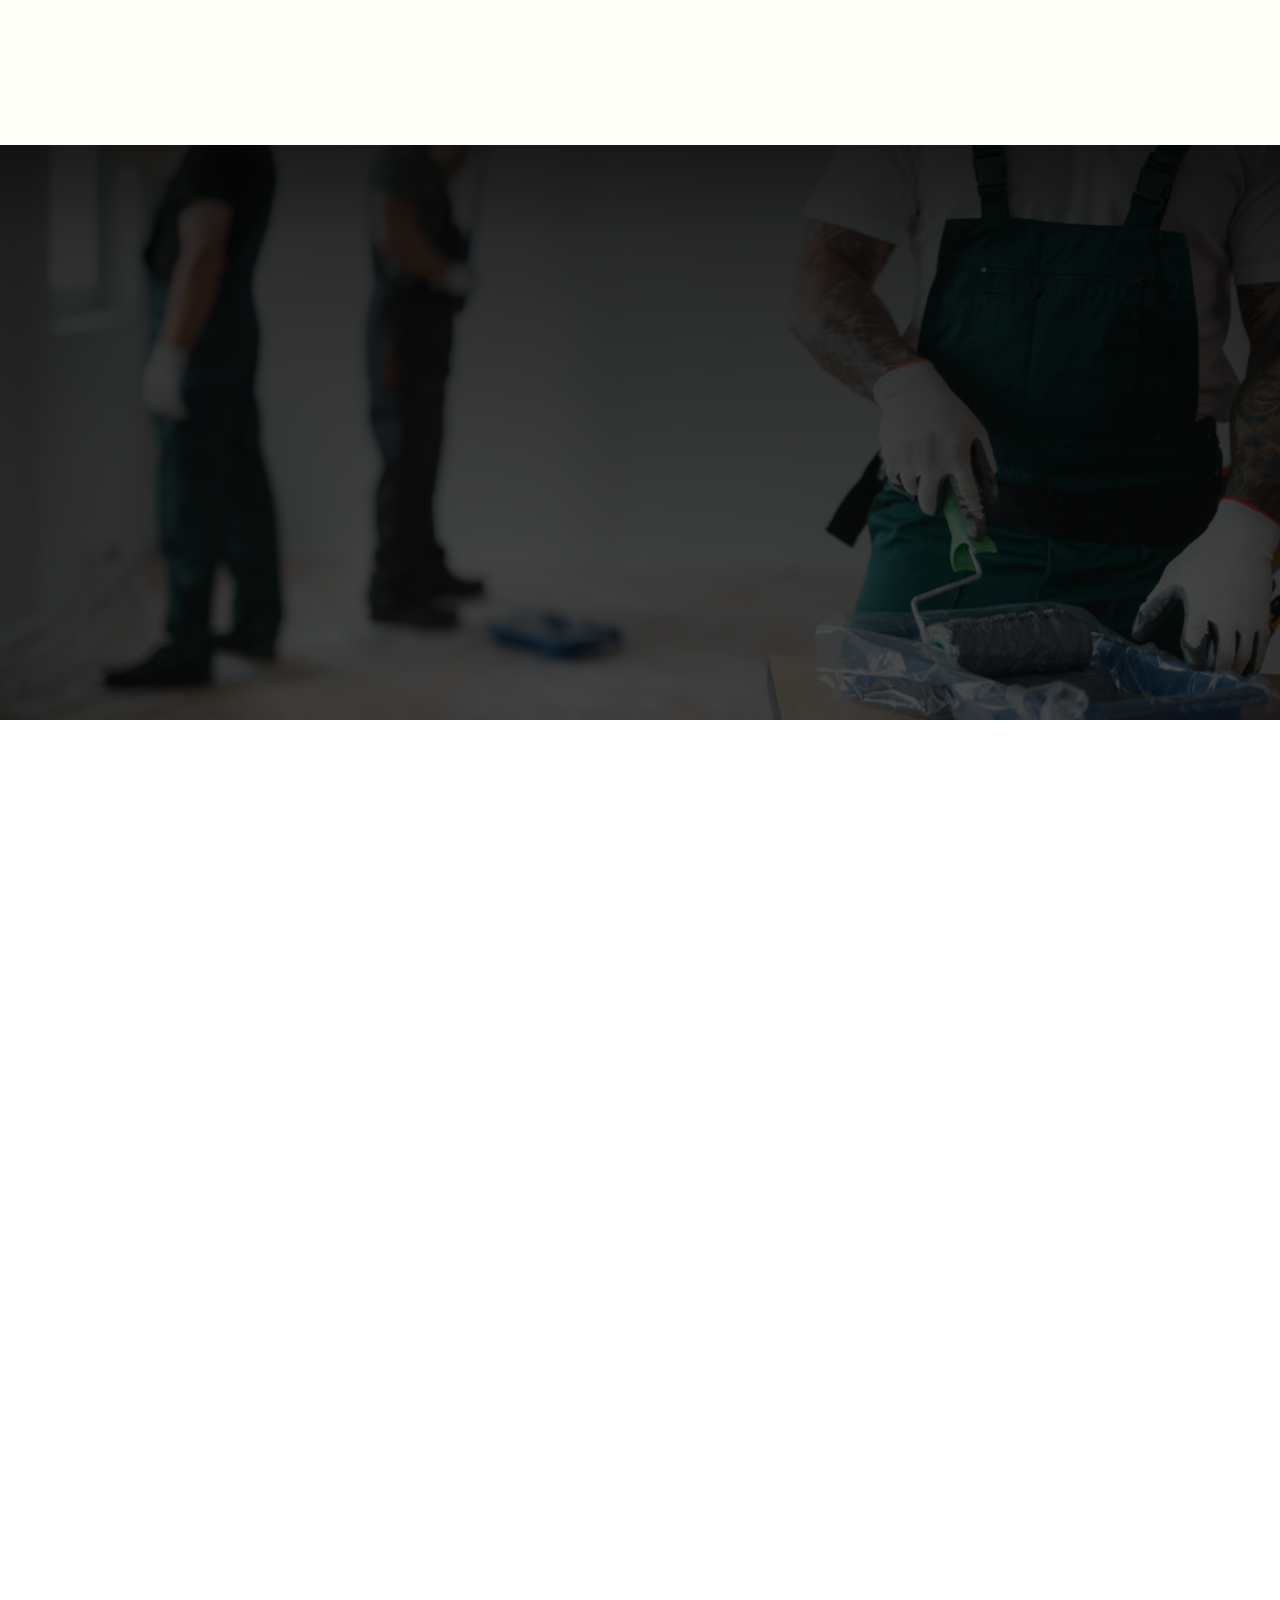
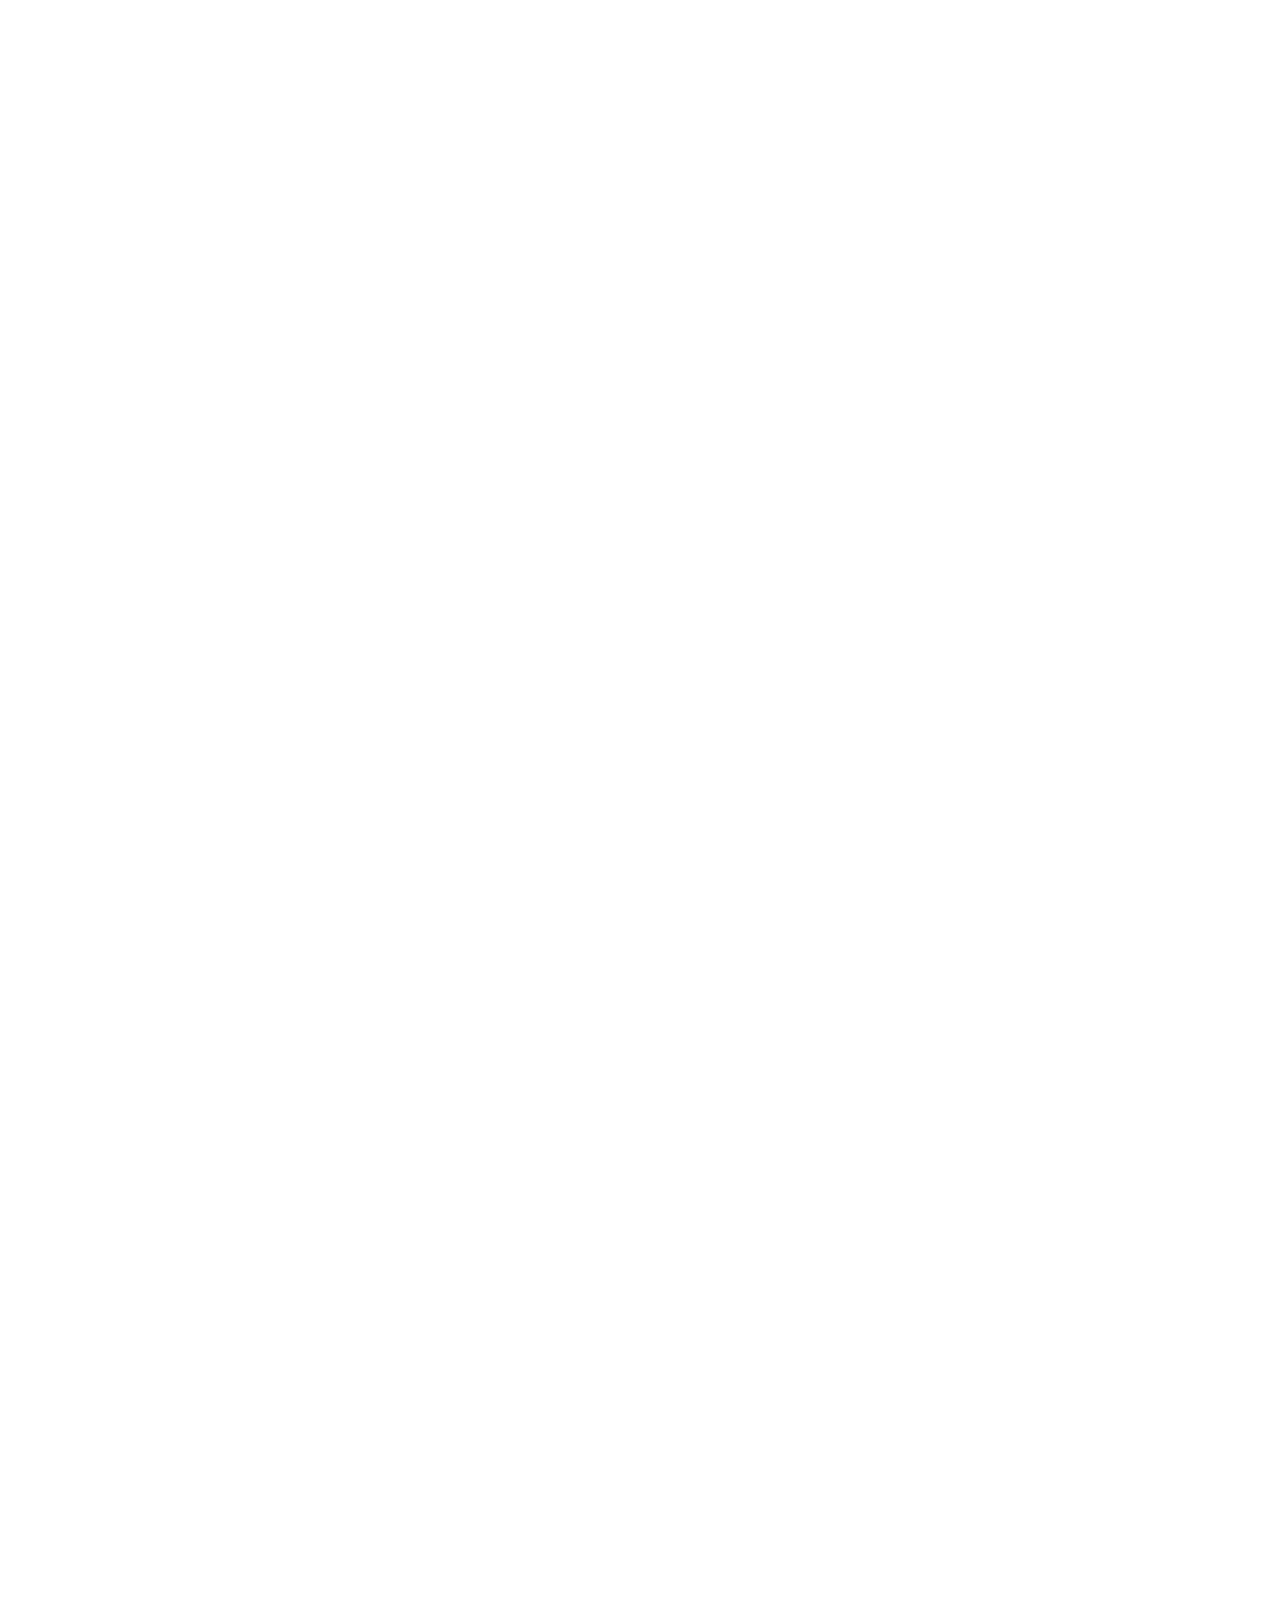
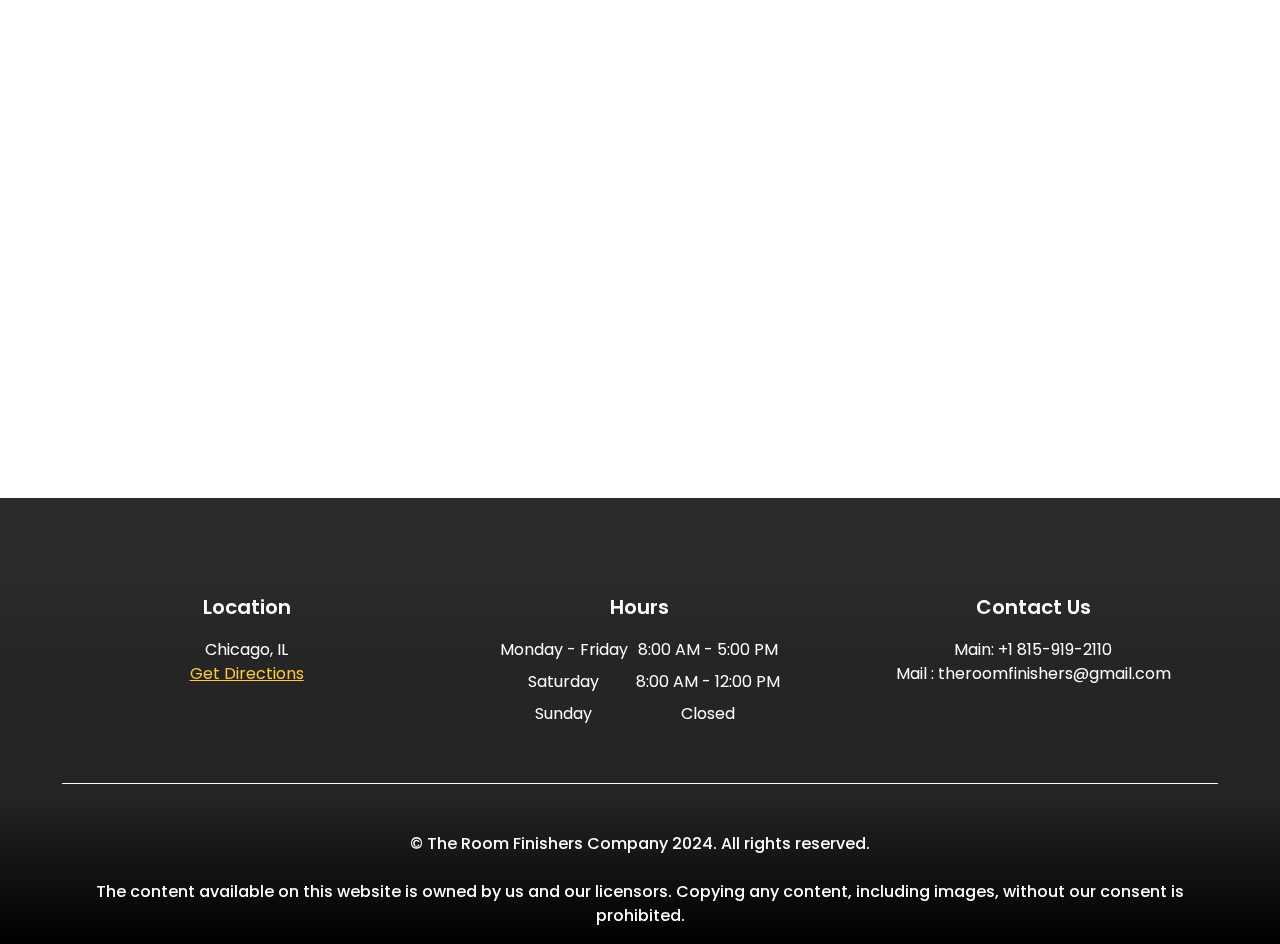
<file: drywall-installation.html>
<!DOCTYPE html>
<html lang="en">

<head>
    <meta charset="UTF-8">
    <meta http-equiv="X-UA-Compatible" content="IE=edge">
    <meta name="viewport" content="width=device-width, initial-scale=1 maximum-scale=1.0, user-scalable=no">
    <title>
        Dry wall installation in Chicago, IL | The Room Finishers
    </title>

    <meta name="description"
        content="At The Room Finishers, we specialize in top-quality painting solutions to elevate your space. From interior makeovers to exterior transformations, trust our experts to bring your vision to life. Contact us today for a consultation!">

    <meta name="keywords" content="Painting services, Interior painting, Exterior painting, Residential painting, Commercial painting, Chicago painting company, Professional painters, House painters, Painting contractors, Home improvement">

    <meta name="format-detection" content="telephone=no">

    <!-- CSS -->
    <link rel="stylesheet" href="/css/index.css">

    <link rel="stylesheet" href="https://cdnjs.cloudflare.com/ajax/libs/font-awesome/6.2.1/css/all.min.css"
        integrity="sha512-MV7K8+y+gLIBoVD59lQIYicR65iaqukzvf/nwasF0nqhPay5w/9lJmVM2hMDcnK1OnMGCdVK+iQrJ7lzPJQd1w=="
        crossorigin="anonymous" referrerpolicy="no-referrer">

    <link rel="apple-touch-icon" sizes="180x180" href="/img/apple-touch-icon.png">
    <link rel="icon" type="image/png" sizes="32x32" href="/img/favicon-32x32.png">
    <link rel="icon" type="image/png" sizes="16x16" href="/img/favicon-16x16.png">
    <link rel="manifest" href="/img/site.webmanifest">
</head>

<body>
    <!-- Navbar and Hero Section -->
    <section class="nav-hero position-relative" style="overflow: visible !important; overflow-x: hidden;">
        <!-- Upper Navbar -->
        <div class="top-information-div">
            <div class="container">
                <div class="top-information" data-aos="fade-down">
                    <div class=" text-md-start">
                        <div class="d-flex align-center gap-2">
                            <p class="fs-24 fw-600 text-secondary">5.0</p>
                            <p class="fs-24 text-secondary">
                                <i class="fa-solid fa-star"></i>
                                <i class="fa-solid fa-star"></i>
                                <i class="fa-solid fa-star"></i>
                                <i class="fa-solid fa-star"></i>
                                <i class="fa-solid fa-star"></i>
                            </p>
                        </div>

                        <p class="fw-600 fs-22 d-md-block d-none">Chicago, IL</p>
                    </div>
                    <div class="d-xl-block d-none">
                        <a title="Homepage Navigation" href="/index.html"><img class="logo" src="/img/logo.png"
                                alt="Top Logo"></a>
                        <p class="fw-500 mb-2 text-capitalize" style="font-size: 14px;">
                            The Trusted Painting Shop In Chicago, IL
                        </p>
                    </div>
                                  <div class="text-md-end d-flex justify-content-md-end d-md-block d-none">
                            <a class="phone fw-700 text-dark" title="The room finishers number" href="tel:+18159192110">
                                +1 815-919-2110
                            </a>
                            <a class="btn btn-primary px-4 py-2 mb-2" href="/contact.html">
                                Request an Estimate
                            </a>
                        </div>
                </div>
            </div>
        </div>

        <!-- Navbar -->
        <nav class="navbar navbar-expand-xl navbar-dark" data-aos="fade-down">
            <div class="container">
                <!-- Logo Section (visible on extra large screens) -->
                <div class="logo-section d-xl-none d-inline">
                    <a title="Logo Navigation" href="/index.html"><img class="logo" src="/img/logo.png"
                            alt="Logo Image"></a>
                </div>
                <!-- Navbar Toggler for mobile -->
                <button class="navbar-toggler" type="button" data-bs-toggle="offcanvas"
                    data-bs-target="#offcanvasResponsive" aria-controls="offcanvasResponsive">
                    <i class="fa-solid fa-bars text-dark"></i>
                </button>

                <!-- Offcanvas for mobile -->
                <div class="offcanvas-xl offcanvas-end w-100" tabindex="-1" id="offcanvasResponsive"
                    aria-labelledby="offcanvasResponsiveLabel">
                    <div class="offcanvas-header bg-dark">
                        <!-- Logo Section (visible on extra large screens, within offcanvas) -->
                        <div class="logo-section mb-0 d-xl-none d-inline">
                            <a title="Homepage Navigation" href="/index.html"><img class="logo"
                                    src="/img/footer-logo.png" alt="Canvas Logo"></a>
                        </div>

                        <!-- Close Button for offcanvas -->
                        <button type="button" class="btn-close btn-close-white" data-bs-dismiss="offcanvas"
                            data-bs-target="#offcanvasResponsive" aria-label="Close"></button>
                    </div>

                    <!-- Offcanvas Body (contains the navigation) -->
                    <div class="offcanvas-body w-100">
                        <!-- Navbar Nav -->
                        <ul class="navbar-nav w-100 mb-2 mb-lg-0">
                            <!-- First Navigation -->
                            <li class="nav-item">
                                <a class="nav-link" title="Home" href="/index.html">Home</a>
                            </li>

                            <!-- Second Navigation -->
                            <li class="nav-item dropdown">
                                <a class="nav-link dropdown-toggle" href="#" role="button" data-bs-toggle="dropdown"
                                    aria-expanded="false">
                                    Services
                                </a>
                                <ul class="dropdown-menu">
                                    <li>
                                        <a title="Exterior painting" class="dropdown-item"
                                            href="/exterior-painting.html">
                                            Exterior painting
                                        </a>
                                    </li>
                                    <li>
                                        <a title="Kitchen cabinet painting" class="dropdown-item"
                                            href="kitchen-cabinet-painting.html">
                                            Kitchen cabinet painting
                                        </a>
                                    </li>


                                    <li>
                                        <a title="Shiplap installation" class="dropdown-item"
                                            href="/shiplap-installation.html">
                                            Shiplap installation
                                        </a>
                                    </li>
                                    <li>
                                        <a title="Drywall installation" class="dropdown-item"
                                            href="/drywall-installation.html">
                                            Drywall installation
                                        </a>
                                    </li>
                                    <li>
                                        <a title="Window Trim & Seat Painting" class="dropdown-item"
                                            href="/window-trim-seat-painting.html">
                                            Window Trim & Seat Painting
                                        </a>
                                    </li>
                                </ul>
                            </li>

                            <li class=" nav-item">
                                <a class="nav-link" title="Reviews" href="/about.html">About Us</a>
                            </li>

                            <li class="nav-item">
                                <a class="nav-link" title="Contact" href="/contact.html">Contact</a>
                            </li>

                            <!-- Call Now Button (visible on extra large screens, within offcanvas) -->
                            <a title="Call Now"
                                class="btn btn-primary d-xl-none d-flex justify-content-center col-12 mt-4 fs-17 text-uppercase py-3"
                                href="tel:+18159192110">
                                Call Now
                            </a>
                    </div>
                </div>
            </div>
            <!-- /Container -->
        </nav>
        <!-- /Navbar -->




        <!-- Hero Section -->
        <div class="hero" data-aos="fade-down">
            <!-- Container for Hero Content -->
            <div class="container hero-content">

                <!-- Main Heading -->
                <div class="d-flex justify-content-center mb-3">
                    <p class="text-white open-statement px-3 py-2 rounded-pill open-status" style="width: fit-content;">
                        Opens: 08:00 AM
                    </p>
                </div>

                <h1 class="text-center">
                    Drywall installation | The Room Finishers
                </h1>

                <!-- Hero Information -->
                <p class="hero-info">
                    Fast and Reliable |  Family Owned
                </p>

                <!-- Call to Action Buttons -->
                <div class="d-flex mt-lg-5 mt-4 justify-content-center">
                    <div class="mt-2 text-center d-flex flex-sm-row flex-column">
                        <!-- Call Now Button -->
                        <a title="Call Now to Learn More"
                            class="btn btn-danger border-3 rounded-1 fs-19 text-uppercase px-5 fw-600 mb-sm-0 mb-4"
                            href="tel:+18159192110">+1 815-919-2110
                        </a>

                        <!-- Secondary Button -->

                    </div>
                </div>
            </div>
        </div>
        <!-- /Hero Section -->


        <!-- Background Image behind hero sections -->
        <img class="hero-img" src="/img/drywall-hero.jpg" alt="Hero background Image">
    </section>


   

    <!-- About -->
    <section id="about" class="about-us light-section position-relative" data-aos="fade-up">
        <div class="container pt-4">
            <div class="about-us-flex opposite">
                <!-- Information Side -->
                <div class="info-div">
                    <p class="sub-header">Painting & Flooring Company</p>
                    <h2 class="header">
                        Professional Shiplap installation shop in Chicago, IL
                    </h2>
                    <p class="mb-3">
                        Upgrade your space with professional shiplap installation from The Room Finishers in Chicago,
                        IL. Our experienced team handles every step of the process, from measurement to installation,
                        ensuring a seamless and stylish finish for your walls or ceilings. Elevate the look and feel of
                        your home with our quality craftsmanship and attention to detail. Contact us today to schedule
                        your shiplap installation and transform your space into a cozy and inviting retreat.
                        <br>
                        <br>
                        <ul>
                            <li>Trim Detailing</li>
                            <li>Wall Preparation</li>
                            <li>Custom Sizing</li>
                            <li>Seamless Installation</li>
                            <li>Surface Leveling</li>
                            <li>Finish Matching</li>
                            <li>Edging Precision</li>
                            <li>Quality Assurance</li>
                          </ul>
                          


                    Contact us today to schedule your shiplap installation! We'll breathe new life into your space
                    with our professional painting and refacing services. Get in touch now to transform your
                    rooms!<br>
                    <br>

                    </p>
                    <a title="Call Now" class="btn btn-primary rounded-1 px-5 fs-20 mt-3 fw-600"
                        href="tel:+18159192110">
                        Call Now
                    </a>
                </div>

                <!-- Img Side -->
                <div class="img-div">
                    <img class="main-img" src="/img/drywall-long.jpg" alt="About Us Img 1">
                    <img class="add-on-img" src="/img/drywall-hero.jpg" alt="About Us Image">
                </div>
            </div>
        </div>
    </section>


        <!-- Services Start -->
        <section class="services bg-success light-section" data-aos="fade-up">
            <div class="container">
                <h2 class="header text-center">Our Services</h2>
                <div class="service-grid">
                    <div class="service">
                        <div class="info-div pt-5">
                            <div class="icon-div">
                                <img src="/img/ext-1.png" alt="Exterior Painting">
                            </div>
                            <img class="bg-icon" src="/img/ext-1.png" alt="Exterior Painting">
                            <h4 class="service-name">Exterior painting</h4>
                        </div>
                        <div class="img-div">
                            <div class="phone-icon">
                                <a title="Call now for free estimate" href="tel:+18159192110"><i
                                        class="fa-solid fa-phone-volume"></i></a>
                            </div>
                            <!-- <img src="/img/service-1.jpg" alt="videoModal"> -->
                            <p>
                                Renew your home's exterior with our top-notch painting service. Trust The Room Finishers for
                                quality results.
                            </p>
                            <a class="btn-light btn py-1 fw-500 mt-3" title="Exterior Painting"
                                href="/exterior-painting.html">
                                Learn More <i class="fa-solid fa-arrow-right ms-1"></i>
                            </a>
                        </div>
                    </div>
    
                    <div class="service">
                        <div class="info-div ">
                            <div class="icon-div">
                                <img src="/img/kitchen-cabinet.png" alt="Kitchen cabinet painting">
                            </div>
                            <img class="bg-icon" src="/img/kitchen-cabinet.png" alt="Kitchen cabinet painting">
                            <h4 class="service-name ">Kitchen cabinet painting</h4>
    
                        </div>
    
                        <div class="img-div">
                            <div class="phone-icon">
                                <a title="Call now for free estimate" href="tel:+18159192110"><i
                                        class="fa-solid fa-phone-volume"></i></a>
                            </div>
                            <!-- <img src="/img/service-2.jpg" alt="service2"> -->
                            <p>
                                Transform your kitchen with our cabinet painting services at The Room Finishers. Renew your
                                space effortlessly.
                            </p>
                            <a class="btn-light btn py-1 fw-500 mt-3" title="Kitchen Cabinet paintings"
                                href="/kitchen-cabinet-painting.html">
                                Learn More <i class="fa-solid fa-arrow-right ms-1"></i>
                            </a>
                        </div>
                    </div>
    
    
                    <div class="service">
                        <div class="info-div pt-5">
                            <div class="icon-div">
                                <img src="/img/open-wall.png" alt="Open Walls">
                            </div>
                            <img class="bg-icon" src="/img/open-wall.png" alt="Open Walls">
                            <h4 class="service-name">Open Walls</h4>
                        </div>
                        <div class="img-div">
                            <div class="phone-icon">
                                <a title="Call now for free estimate" href="tel:+18159192110"><i
                                        class="fa-solid fa-phone-volume"></i></a>
                            </div>
                            <!-- <img src="/img/service-3.jpg" alt="service3"> -->
                            <p>
                                Enhance your living space by opening up walls with our services at The Room Finishers.
                                Experience a more spacious and inviting home.
                            </p>
                            <a class="btn-light btn py-1 fw-500 mt-3" title="Open Walls"
                                href="/about.html">
                                Learn More <i class="fa-solid fa-arrow-right ms-1"></i>
                            </a>
                        </div>
                    </div>
    
                    <div class="service">
                        <div class="info-div pt-5">
                            <div class="icon-div">
                                <img src="/img/dining-room.png" alt="Dining room painting">
                            </div>
                            <img class="bg-icon" src="/img/dining-room.png" alt="Dining room painting">
                            <h4 class="service-name">Dining room painting</h4>
                        </div>
                        <div class="img-div">
                            <div class="phone-icon">
                                <a title="Call now for free estimate" href="tel:+18159192110"><i
                                        class="fa-solid fa-phone-volume"></i></a>
                            </div>
                            <!-- <img src="/img/service-3.jpg" alt="service3"> -->
                            <p>
                                Renew your dining room with our painting service at The Room Finishers. Create a cozy,
                                inviting atmosphere without any fuss.
                            </p>
                            <a class="btn-light btn py-1 fw-500 mt-3" title="Dining room painting"
                                href="/about.html">
                                Learn More <i class="fa-solid fa-arrow-right ms-1"></i>
                            </a>
                        </div>
                    </div>
    
                    <div class="service">
                        <div class="info-div pt-5">
                            <div class="icon-div">
                                <img src="/img/bedroom-service.png" alt="Bedroom painting">
                            </div>
                            <img class="bg-icon" src="/img/bedroom-service.png" alt="Bedroom painting">
                            <h4 class="service-name">Bedroom painting</h4>
                        </div>
                        <div class="img-div">
                            <div class="phone-icon">
                                <a title="Call now for free estimate" href="tel:+18159192110"><i
                                        class="fa-solid fa-phone-volume"></i></a>
                            </div>
                            <!-- <img src="/img/service-3.jpg" alt="service3"> -->
                            <p>
                                Transform your bedroom with our painting services at The Room Finishers. Create a soothing
                                retreat tailored to your style and preferences.
                            </p>
                            <a class="btn-light btn py-1 fw-500 mt-3" title="Bedroom painting"
                                href="/about.html">
                                Learn More <i class="fa-solid fa-arrow-right ms-1"></i>
                            </a>
                        </div>
                    </div>
    
                    <div class="service">
                        <div class="info-div pt-5">
                            <div class="icon-div">
                                <img src="/img/shiplap.png" alt="Shiplap installation">
                            </div>
                            <img class="bg-icon" src="/img/shiplap.png" alt="Shiplap installation">
                            <h4 class="service-name">Shiplap installation</h4>
                        </div>
                        <div class="img-div">
                            <div class="phone-icon">
                                <a title="Call now for free estimate" href="tel:+18159192110"><i
                                        class="fa-solid fa-phone-volume"></i></a>
                            </div>
                            <!-- <img src="/img/service-3.jpg" alt="service3"> -->
                            <p>
                                Enhance your space with shiplap installation by The Room Finishers. Add timeless charm and
                                character to any room effortlessly.
                            </p>
                            <a class="btn-light btn py-1 fw-500 mt-3" title="shiplap installation"
                                href="/shiplap-installation.html">
                                Learn More <i class="fa-solid fa-arrow-right ms-1"></i>
                            </a>
                        </div>
                    </div>
    
                    <div class="service">
                        <div class="info-div pt-5">
                            <div class="icon-div">
                                <img src="/img/stairway.png" alt="STAIRWAY & STAIRWELL PAINTING">
                            </div>
                            <img class="bg-icon" src="/img/stairway.png" alt="STAIRWAY & STAIRWELL PAINTING">
                            <h4 class="service-name">Stairway & Stairwell Painting</h4>
                        </div>
                        <div class="img-div">
                            <div class="phone-icon">
                                <a title="Call now for free estimate" href="tel:+18159192110"><i
                                        class="fa-solid fa-phone-volume"></i></a>
                            </div>
                            <!-- <img src="/img/service-3.jpg" alt="service3"> -->
                            <p>
                                Transform your stairways with expert paintings by The Room Finishers. Elevate your home's
                                ambiance with our personalized service and craftsmanship. Contact us today.
                            </p>
                            <a class="btn-light btn py-1 fw-500 mt-3" title="Stairway & Stairwell paintings"
                                href="/about.html">
                                Learn More <i class="fa-solid fa-arrow-right ms-1"></i>
                            </a>
                        </div>
                    </div>
    
                    <div class="service">
                        <div class="info-div pt-5">
                            <div class="icon-div">
                                <img src="/img/window-service.png" alt="WINDOW TRIM AND SEAT PAINTING">
                            </div>
                            <img class="bg-icon" src="/img/window-service.png" alt="WINDOW TRIM AND SEAT PAINTING">
                            <h4 class="service-name">Window Trim and Seat Painting</h4>
                        </div>
                        <div class="img-div">
                            <div class="phone-icon">
                                <a title="Call now for free estimate" href="tel:+18159192110"><i
                                        class="fa-solid fa-phone-volume"></i></a>
                            </div>
                            <!-- <img src="/img/service-3.jpg" alt="service3"> -->
                            <p>
                                Renew your home with Window Trim and Seat Painting by The Room Finishers! Contact us now to
                                schedule your service.
                            </p>
                            <a class="btn-light btn py-1 fw-500 mt-3" title="Window Trim and Seat Painting"
                                href="/window-trim-seat-painting.html">
                                Learn More <i class="fa-solid fa-arrow-right ms-1"></i>
                            </a>
                        </div>
                    </div>
    
                    <div class="service">
                        <div class="info-div pt-5">
                            <div class="icon-div">
                                <img src="/img/remodel.png" alt="Business Remodel ">
                            </div>
                            <img class="bg-icon" src="/img/remodel.png" alt="Business Remodel ">
                            <h4 class="service-name">Business Remodel </h4>
                        </div>
                        <div class="img-div">
                            <div class="phone-icon">
                                <a title="Call now for free estimate" href="tel:+18159192110"><i
                                        class="fa-solid fa-phone-volume"></i></a>
                            </div>
                            <!-- <img src="/img/service-3.jpg" alt="service3"> -->
                            <p>
                                Renovate your small business with our remodeling services! Reach out today to begin your
                                transformation.
                            </p>
                            <a class="btn-light btn py-1 fw-500 mt-3" title="Window Trim and Seat Painting"
                                href="/about.html">
                                Learn More <i class="fa-solid fa-arrow-right ms-1"></i>
                            </a>
                        </div>
                    </div>
    
                    <div class="service">
                        <div class="info-div pt-5">
                            <div class="icon-div">
                                <img src="/img/flooring.webp" alt="Floor installation ">
                            </div>
                            <img class="bg-icon" src="/img/flooring.webp" alt="Floor installation ">
                            <h4 class="service-name">Floor installation </h4>
                        </div>
                        <div class="img-div">
                            <div class="phone-icon">
                                <a title="Call now for free estimate" href="tel:+18159192110"><i
                                        class="fa-solid fa-phone-volume"></i></a>
                            </div>
                            <!-- <img src="/img/service-3.jpg" alt="service3"> -->
                            <p>
                                "Upgrade your space with professional Floor installation services. Contact us to enhance
                                your floors!"
                            </p>
                            <a class="btn-light btn py-1 fw-500 mt-3" title="Flooring installation"
                                href="/about.html">
                                Learn More <i class="fa-solid fa-arrow-right ms-1"></i>
                            </a>
                        </div>
                    </div>
    
                    <div class="service">
                        <div class="info-div pt-5">
                            <div class="icon-div">
                                <img src="/img/dry-wall.png" alt="DRYWALL INSTALLATION ">
                            </div>
                            <img class="bg-icon" src="/img/dry-wall.png" alt="DRYWALL INSTALLATION ">
                            <h4 class="service-name">Drywall installation </h4>
                        </div>
                        <div class="img-div">
                            <div class="phone-icon">
                                <a title="Call now for free estimate" href="tel:+18159192110"><i
                                        class="fa-solid fa-phone-volume"></i></a>
                            </div>
                            <!-- <img src="/img/service-3.jpg" alt="service3"> -->
                            <p>
                                Upgrade your walls with professional drywall installation services. Contact us to enhance
                                your space
                            </p>
                            <a class="btn-light btn py-1 fw-500 mt-3" title="DRYWALL INSTALLATION"
                                href="/drywall-installation.html">
                                Learn More <i class="fa-solid fa-arrow-right ms-1"></i>
                            </a>
                        </div>
                    </div>
    
                    <div class="service">
                        <div class="info-div pt-5">
                            <div class="icon-div">
                                <img src="/img/basement-painting.png" alt="Basement Paiting">
                            </div>
                            <img class="bg-icon" src="/img/basement-painting.png" alt="Basement Paiting">
                            <h4 class="service-name">Basement Paiting</h4>
                        </div>
                        <div class="img-div">
                            <div class="phone-icon">
                                <a title="Call now for free estimate" href="tel:+18159192110"><i
                                        class="fa-solid fa-phone-volume"></i></a>
                            </div>
                            <!-- <img src="/img/service-3.jpg" alt="service3"> -->
                            <p>
                                Transform your basement with our expert painting services. Contact us to give your space a
                                fresh new look
                            </p>
                            <a class="btn-light btn py-1 fw-500 mt-3" title="DRYWALL INSTALLATION"
                                href="/about.html">
                                Learn More <i class="fa-solid fa-arrow-right ms-1"></i>
                            </a>
                        </div>
                    </div>
    
    
                </div>
            </div>
        </section>
        <!-- Services End -->


    <!-- Footer -->
    <footer class="position-relative pt-3">
        <div class="container mt-5">
            <div class="row fw-500 fs-16">

                <!-- Column 1 -->
                 <div class="col-lg col-md-4 col-12 mb-lg-0 mb-4 footer-col text-left">
                    <!-- Footer Title -->
                    <p class="mb-3 fw-600 text-center footer-headline">
                        <i class="fa-solid fa-location-dot fs-20 text-primary"></i>
                        <br>
                        Location
                    </p>
                    <!-- Homepage Sections -->
                    <div class="footer-nav">
                        <p>
                            Chicago, IL <br>
                            <a class="text-decoration-underline text-secondary" target="_blank" title="Get Directions"
                                href="https://www.google.com/maps/dir//Chicago,+IL,+USA/@41.8332617,-88.0616061,10z/data=!4m18!1m8!3m7!1s0x880e2c3cd0f4cbed:0xafe0a6ad09c0c000!2sChicago,+IL,+USA!3b1!8m2!3d41.8781136!4d-87.6297982!16zL20vMDFfZDQ!4m8!1m0!1m5!1m1!1s0x880e2c3cd0f4cbed:0xafe0a6ad09c0c000!2m2!1d-87.6297982!2d41.8781136!3e4?entry=ttu">
                                Get Directions
                            </a>
                        </p>
                    </div>
                </div>

                <!-- Column 2 -->
                <div class="col-lg col-md-4 col-12 mb-lg-0 mb-4 footer-col">
                    <!-- Footer Title -->
                    <p class="mb-3 fw-600 text-center footer-headline">
                        <i class="fa-regular fa-clock fs-20 text-primary"></i>
                        <br>
                        Hours
                    </p>
                    <!-- Homepage Sections -->
                    <div class="footer-nav">
                        <div class="d-flex justify-content-center gap-2">
                            <div>
                                <p class="mb-2">Monday - Friday</p>
                                <p class="mb-2">Saturday</p>
                                <p class="mb-0">Sunday</p>
                            </div>
                            <div>
                                <p class="mb-2">8:00 AM - 5:00 PM</p>
                                <p class="mb-2">8:00 AM - 12:00 PM </p>
                                <p>Closed </p>
                            </div>
                        </div>
                    </div>
                </div>

                <!-- Column 3 -->
                <div class="col-lg col-md-4 col-12 mb-lg-0 mb-4 footer-col">
                    <!-- Footer Title -->
                    <p class="mb-3 fw-600 footer-headline text-center text-white">

                        <i class="fa-solid fa-bullhorn text-primary"></i>
                        <br>
                        Contact Us
                    </p>
                    <div class="footer-nav">
                        <!-- Phone Number -->
                        <p>
                            Main: <a class="text-white" title="Main Phone Number" href="tel:+18159192110">
                                +1 815-919-2110

                            </a>
                            <br>
                            Mail : 
                            <a class="text-white" href="tel:+15164862075">
                                theroomfinishers@gmail.com
                            </a>
                        </p>

                    </div>
                </div>
            </div>
            <hr class="mt-4" />

            <p class="pt-2 pb-3 fw-500 text-white text-center border-1 border-top border-white pt-5">&copy;
                The Room Finishers Company 2024. All rights reserved.</p>
            <p class="pt-2 pb-3 fw-500 text-white text-center">The content available on this website is owned by us
                and
                our licensors. Copying any content, including images, without our consent is prohibited.</p>
        </div>
    </footer>


    <!-- Scripts -->
    <script src="https://code.jquery.com/jquery-3.6.1.min.js"
        integrity="sha256-o88AwQnZB+VDvE9tvIXrMQaPlFFSUTR+nldQm1LuPXQ=" crossorigin="anonymous"></script>


    <script src="/js/index.js"></script>
</body>

</html>
</file>
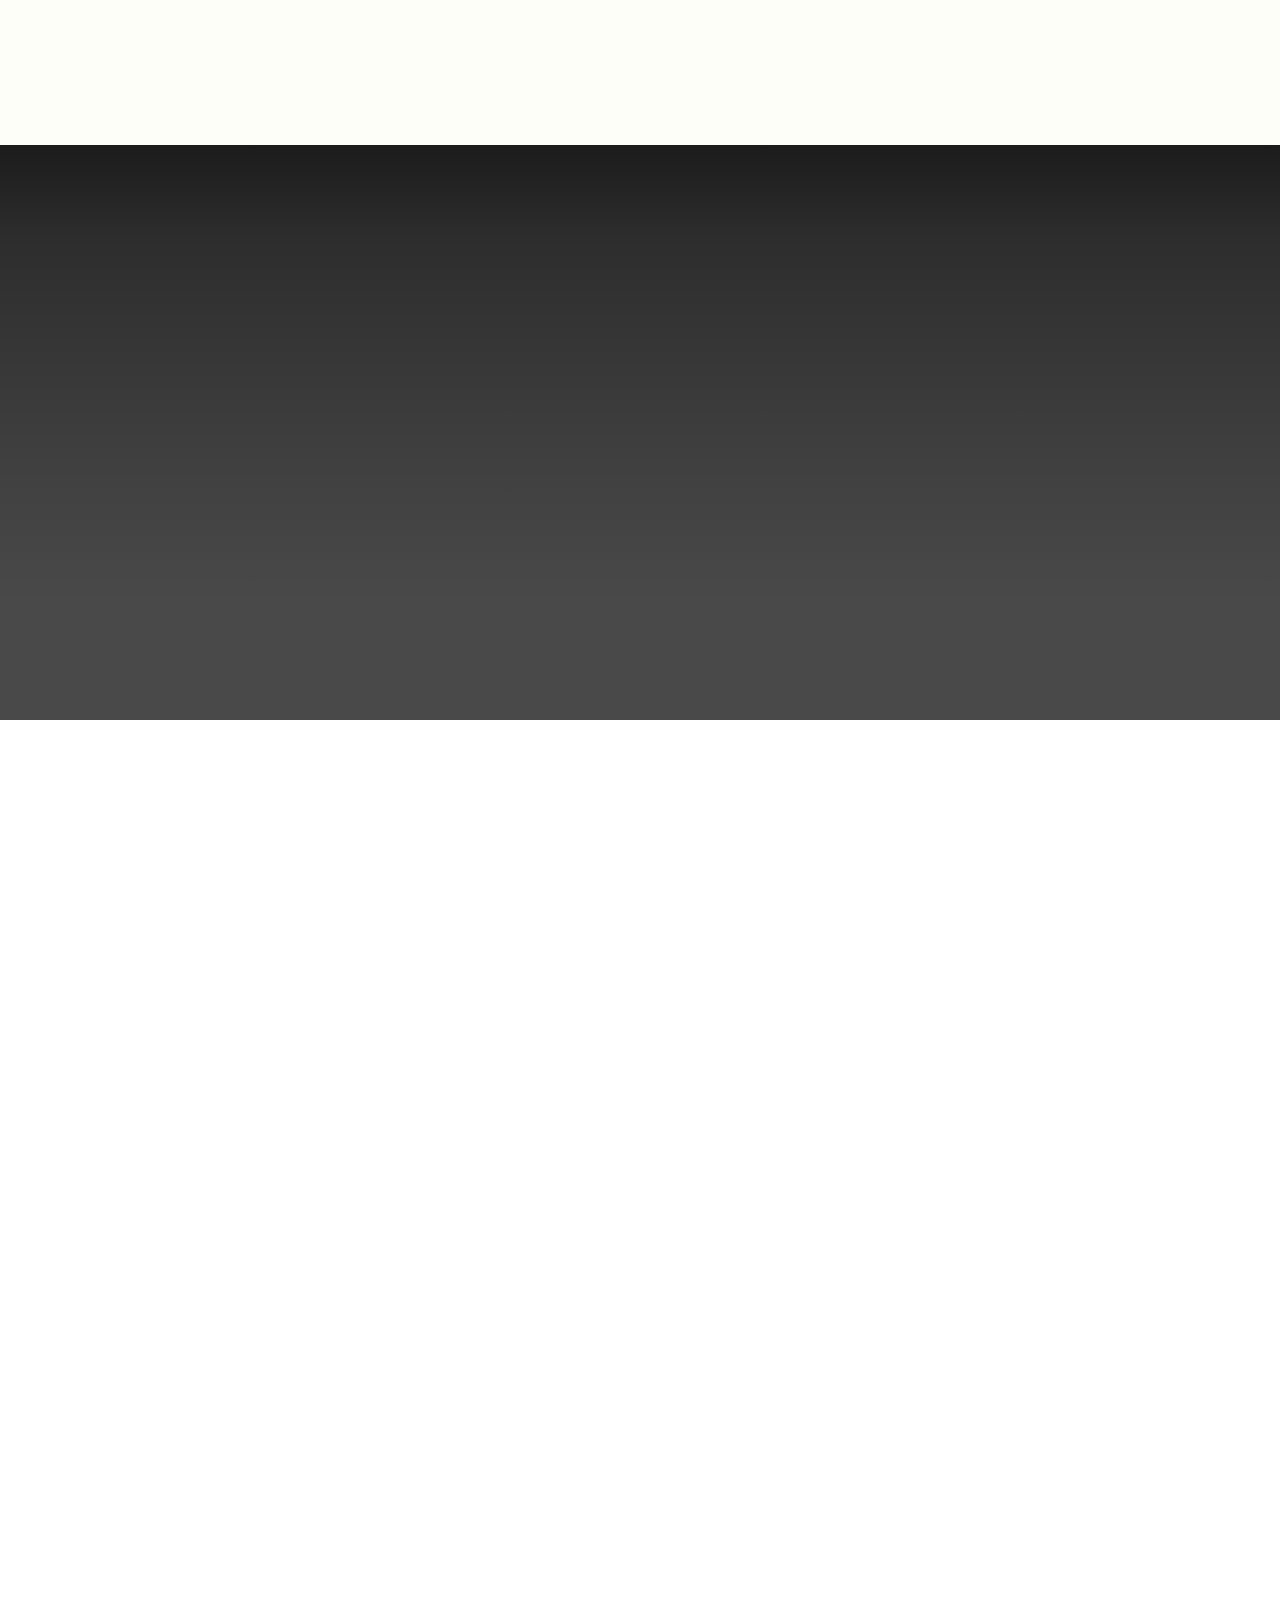
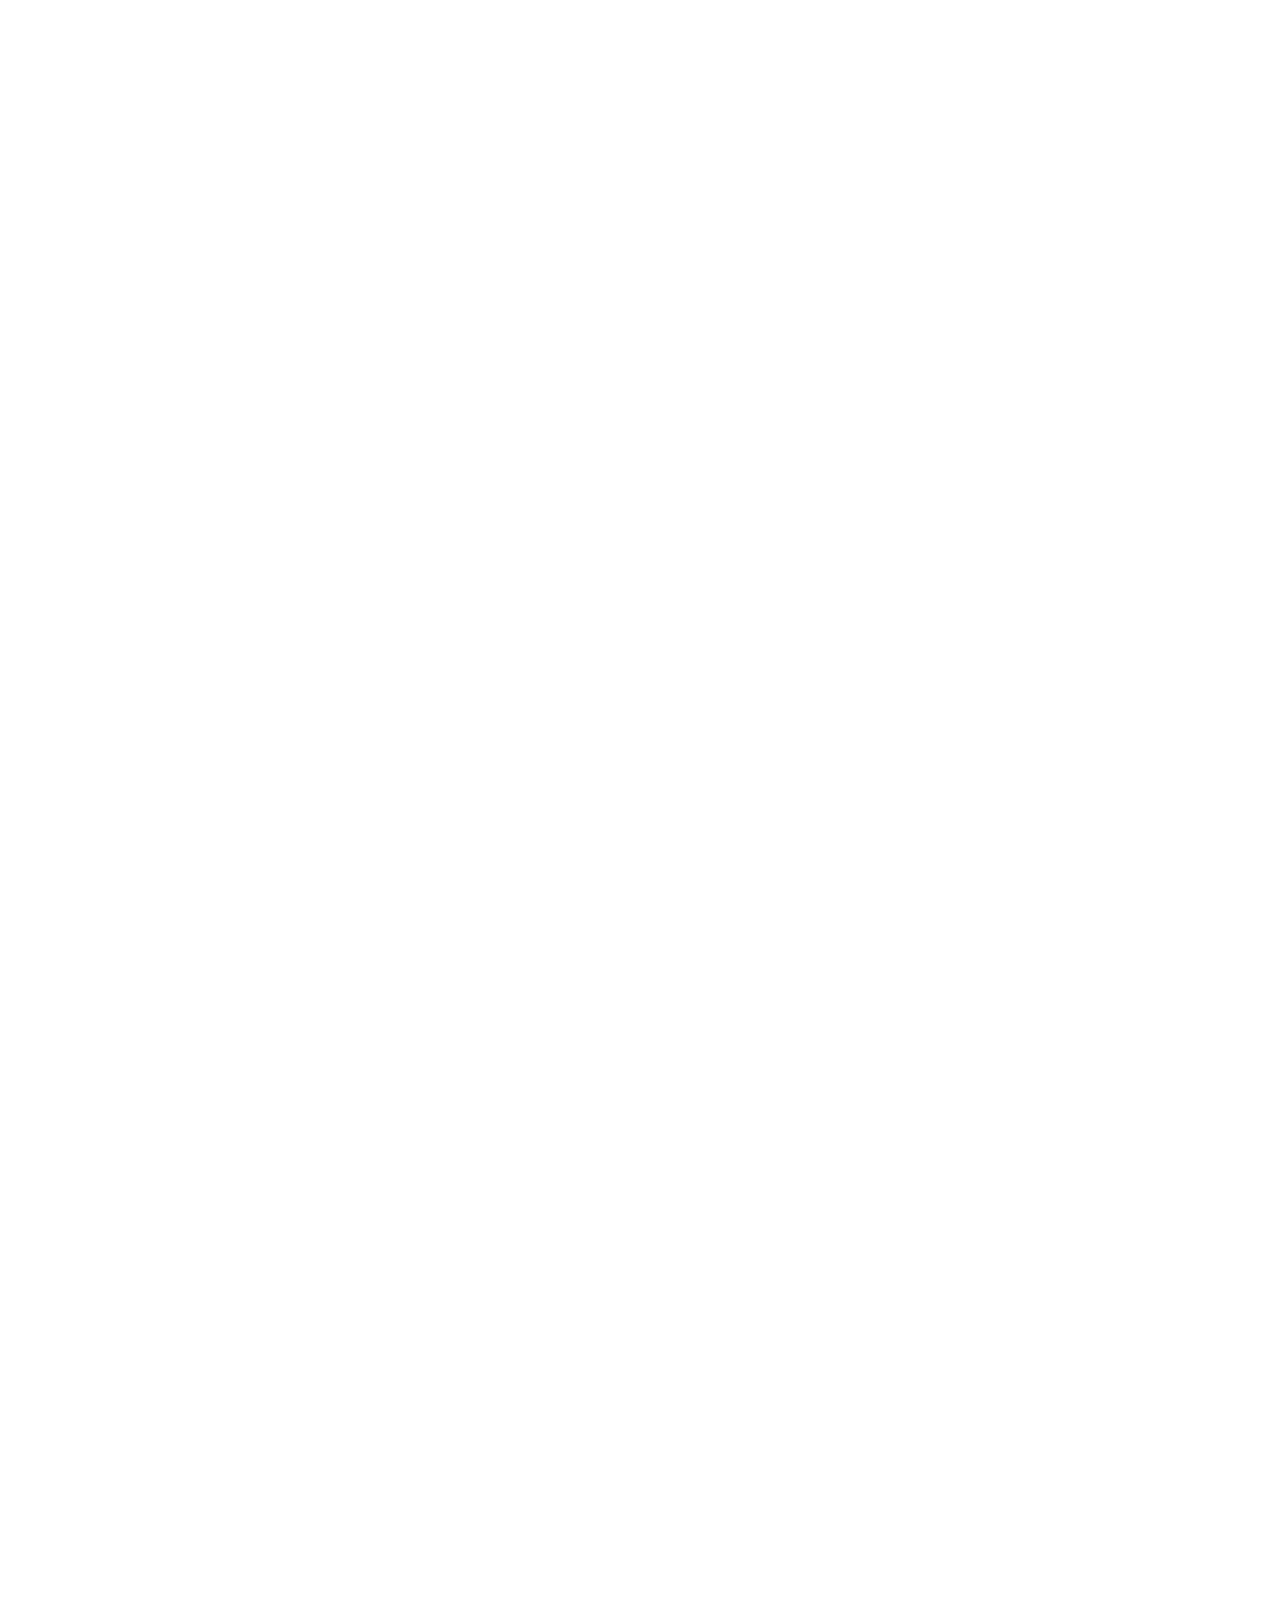
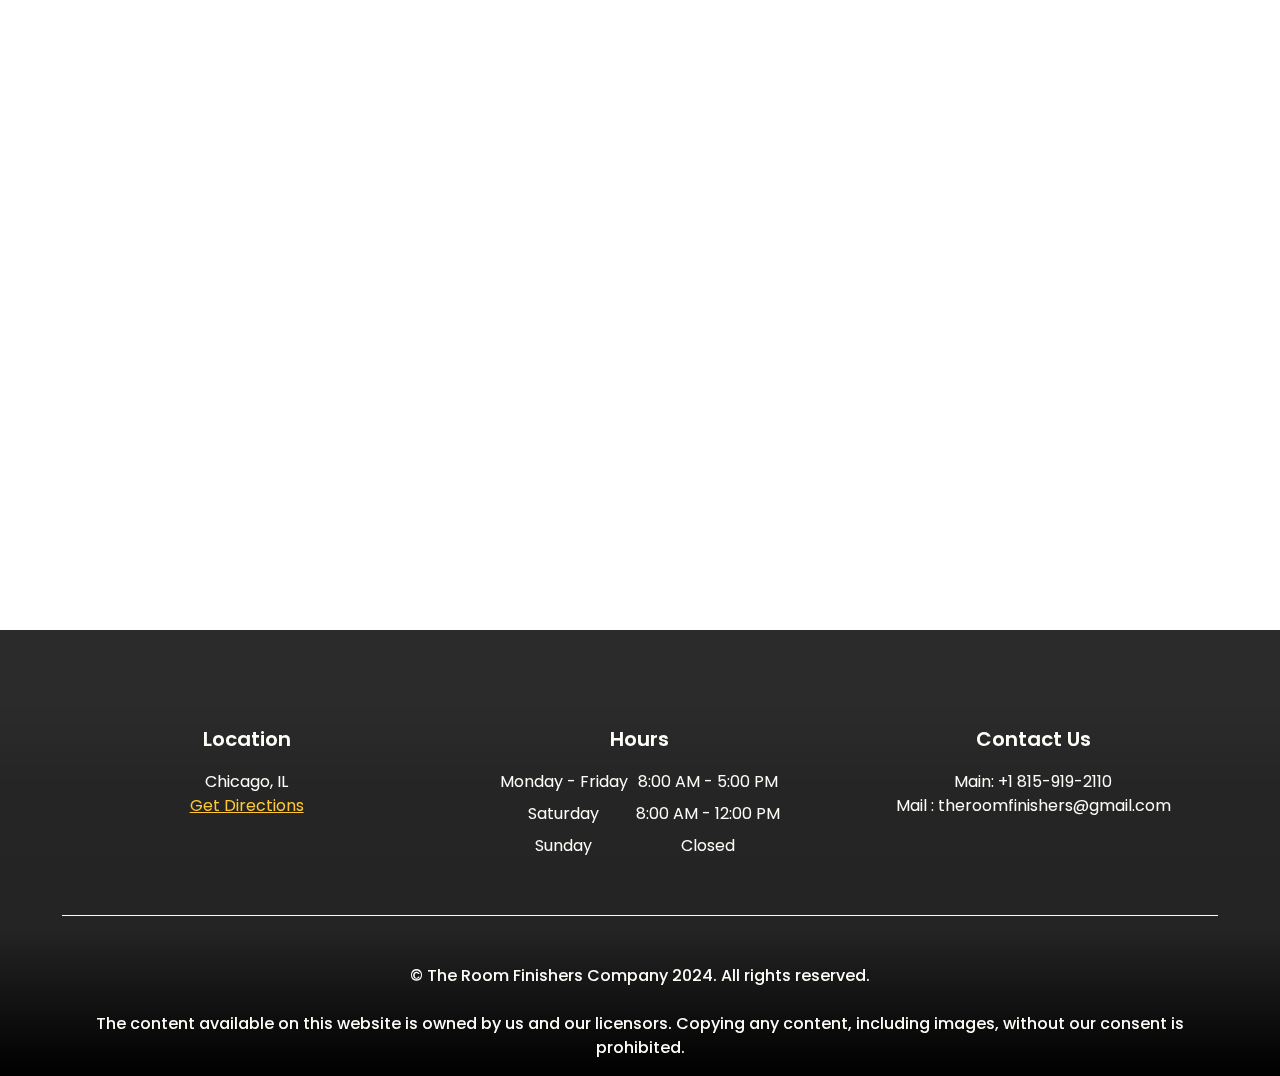
<file: exterior-painting.html>
<!DOCTYPE html>
<html lang="en">

<head>
    <meta charset="UTF-8">
    <meta http-equiv="X-UA-Compatible" content="IE=edge">
    <meta name="viewport" content="width=device-width, initial-scale=1 maximum-scale=1.0, user-scalable=no">
    <title>
        Exterior Painting in Chicago, IL | The Room Finishers
    </title>

    <meta name="description"
        content="At The Room Finishers, we specialize in top-quality painting solutions to elevate your space. From interior makeovers to exterior transformations, trust our experts to bring your vision to life. Contact us today for a consultation!">

    <meta name="keywords" content="Painting services, Interior painting, Exterior painting, Residential painting, Commercial painting, Chicago painting company, Professional painters, House painters, Painting contractors, Home improvement">

    <meta name="format-detection" content="telephone=no">

    <!-- CSS -->
    <link rel="stylesheet" href="/css/index.css">

    <link rel="stylesheet" href="https://cdnjs.cloudflare.com/ajax/libs/font-awesome/6.2.1/css/all.min.css"
        integrity="sha512-MV7K8+y+gLIBoVD59lQIYicR65iaqukzvf/nwasF0nqhPay5w/9lJmVM2hMDcnK1OnMGCdVK+iQrJ7lzPJQd1w=="
        crossorigin="anonymous" referrerpolicy="no-referrer">

    <link rel="apple-touch-icon" sizes="180x180" href="/img/apple-touch-icon.png">
    <link rel="icon" type="image/png" sizes="32x32" href="/img/favicon-32x32.png">
    <link rel="icon" type="image/png" sizes="16x16" href="/img/favicon-16x16.png">
    <link rel="manifest" href="/img/site.webmanifest">
</head>

<body>
    <!-- Navbar and Hero Section -->
    <section class="nav-hero position-relative" style="overflow: visible !important; overflow-x: hidden;">
        <!-- Upper Navbar -->
        <div class="top-information-div">
            <div class="container">
                <div class="top-information" data-aos="fade-down">
                    <div class=" text-md-start">
                        <div class="d-flex align-center gap-2">
                            <p class="fs-24 fw-600 text-secondary">5.0</p>
                            <p class="fs-24 text-secondary">
                                <i class="fa-solid fa-star"></i>
                                <i class="fa-solid fa-star"></i>
                                <i class="fa-solid fa-star"></i>
                                <i class="fa-solid fa-star"></i>
                                <i class="fa-solid fa-star"></i>
                            </p>
                        </div>

                        <p class="fw-600 fs-22 d-md-block d-none">Chicago, IL</p>
                    </div>
                    <div class="d-xl-block d-none">
                        <a title="Homepage Navigation" href="/index.html"><img class="logo" src="/img/logo.png"
                                alt="Top Logo"></a>
                        <p class="fw-500 mb-2 text-capitalize" style="font-size: 14px;">
                            The Trusted Painting Shop In Chicago, IL
                        </p>
                    </div>
                    <div class="text-md-end d-flex justify-content-md-end d-md-block d-none">
                        <a class="phone fw-700 text-dark" title="The room finishers number" href="tel:+18159192110">
                            +1 815-919-2110
                        </a>
                        <a class="btn btn-primary px-4 py-2 mb-2" href="/contact.html">
                            Request an Estimate
                        </a>
                    </div>
                </div>
            </div>
        </div>

        <!-- Navbar -->
        <nav class="navbar navbar-expand-xl navbar-dark" data-aos="fade-down">
            <div class="container">
                <!-- Logo Section (visible on extra large screens) -->
                <div class="logo-section d-xl-none d-inline">
                    <a title="Logo Navigation" href="/index.html"><img class="logo" src="/img/logo.png"
                            alt="Logo Image"></a>
                </div>
                <!-- Navbar Toggler for mobile -->
                <button class="navbar-toggler" type="button" data-bs-toggle="offcanvas"
                    data-bs-target="#offcanvasResponsive" aria-controls="offcanvasResponsive">
                    <i class="fa-solid fa-bars text-dark"></i>
                </button>

                <!-- Offcanvas for mobile -->
                <div class="offcanvas-xl offcanvas-end w-100" tabindex="-1" id="offcanvasResponsive"
                    aria-labelledby="offcanvasResponsiveLabel">
                    <div class="offcanvas-header bg-dark">
                        <!-- Logo Section (visible on extra large screens, within offcanvas) -->
                        <div class="logo-section mb-0 d-xl-none d-inline">
                            <a title="Homepage Navigation" href="/index.html"><img class="logo"
                                    src="/img/footer-logo.png" alt="Canvas Logo"></a>
                        </div>

                        <!-- Close Button for offcanvas -->
                        <button type="button" class="btn-close btn-close-white" data-bs-dismiss="offcanvas"
                            data-bs-target="#offcanvasResponsive" aria-label="Close"></button>
                    </div>

                    <!-- Offcanvas Body (contains the navigation) -->
                    <div class="offcanvas-body w-100">
                        <!-- Navbar Nav -->
                        <ul class="navbar-nav w-100 mb-2 mb-lg-0">
                            <!-- First Navigation -->
                            <li class="nav-item">
                                <a class="nav-link" title="Home" href="/index.html">Home</a>
                            </li>

                            <!-- Second Navigation -->
                            <li class="nav-item dropdown">
                                <a class="nav-link dropdown-toggle" href="#" role="button" data-bs-toggle="dropdown"
                                    aria-expanded="false">
                                    Services
                                </a>
                                <ul class="dropdown-menu">
                                    <li>
                                        <a title="Exterior painting" class="dropdown-item"
                                            href="/exterior-painting.html">
                                            Exterior painting
                                        </a>
                                    </li>
                                    <li>
                                        <a title="Kitchen cabinet painting" class="dropdown-item"
                                            href="kitchen-cabinet-painting.html">
                                            Kitchen cabinet painting
                                        </a>
                                    </li>
                                    
                                    
                                    <li>
                                        <a title="Shiplap installation" class="dropdown-item"
                                            href="/shiplap-installation.html">
                                            Shiplap installation
                                        </a>
                                    </li>
                                    <li>
                                        <a title="Drywall installation" class="dropdown-item"
                                            href="/drywall-installation.html">
                                            Drywall installation
                                        </a>
                                    </li>
                                    <li>
                                        <a title="Window Trim & Seat Painting" class="dropdown-item"
                                            href="/window-trim-seat-painting.html">
                                            Window Trim & Seat Painting
                                        </a>
                                    </li>
                                </ul>
                            </li>


                            <li class=" nav-item">
                                <a class="nav-link" title="Reviews" href="/about.html">About Us</a>
                            </li>


                            



                            <li class="nav-item">
                                <a class="nav-link" title="Contact" href="/contact.html">Contact</a>
                            </li>


                            <!-- Call Now Button (visible on extra large screens, within offcanvas) -->
                            <a title="Call Now"
                                class="btn btn-primary d-xl-none d-flex justify-content-center col-12 mt-4 fs-17 text-uppercase py-3"
                                href="tel:+18159192110">
                                Call Now
                            </a>
                    </div>
                </div>
            </div>
            <!-- /Container -->
        </nav>
        <!-- /Navbar -->

        


        <!-- Hero Section -->
        <div class="hero position-relative" data-aos="fade-down">
            <!-- Container for Hero Content -->
            <div class="container hero-content">

                <!-- Main Heading -->
                <div class="d-flex justify-content-center mb-3">
                    <p class="text-white open-statement px-3 py-2 rounded-pill open-status" style="width: fit-content;">
                        Opens: 08:00 AM
                    </p>
                </div>

                <h1 class="text-center">
                    Exterior painting | The Room Finishers
                </h1>

                <!-- Hero Information -->
                <p class="hero-info">
                    Fast and Reliable |  Family Owned
                </p>

                <!-- Call to Action Buttons -->
                <div class="d-flex mt-lg-5 mt-4 justify-content-center">
                    <div class="mt-2 text-center d-flex flex-sm-row flex-column">
                        <!-- Call Now Button -->
                        <a title="Call Now to Learn More"
                            class="btn btn-danger border-3 rounded-1 fs-19 text-uppercase px-5 fw-600 mb-sm-0 mb-4"
                            href="tel:+18159192110">+1 815-919-2110
                        </a>

                        <!-- Secondary Button -->

                    </div>
                </div>
            </div>
            <img class="hero-img" src="/img/outdoor-painting-one.jpg" alt="Hero background Image">
        </div>
        <!-- /Hero Section -->


        <!-- Background Image behind hero sections -->
    </section>


   

    <!-- About -->
    <section id="about" class="about-us light-section position-relative" data-aos="fade-up">
        <div class="container pt-4">
            <div class="about-us-flex opposite">
                <!-- Information Side -->
                <div class="info-div">
                    <p class="sub-header">Painting & Flooring Company</p>
                    <h2 class="header">
                        Professional Exterior Painting shop in Chicago, IL
                    </h2>
                    <p class="mb-3">
                        At The Room Finishers, we offer expert exterior painting services in Chicago, IL. Our team is
                        dedicated to enhancing the curb appeal of your home or business with high-quality paint
                        application. We take care of every step, from surface preparation to the final coat, ensuring a
                        smooth and beautiful finish that lasts. Let us transform the look of your property with our
                        professional exterior painting services. <br>
                        <br>

                        
                    <ul>
                        <li>Precision Painting</li>
                        <li>Expert Finishing</li>
                        <li>Seamless Coating</li>
                        <li>Quality Craftsmanship</li>
                        <li>Lasting Results</li>
                        <li>Custom Solutions</li>
                        <li>Timely Service</li>
                        <li>Affordable Rates</li>
                        <li>Reliable Team</li>
                        <li>Stunning Transformations</li>
                    </ul>
                

                    Call us today to schedule a consultation and receive a free estimate for your exterior painting
                    project. Our experienced team will work closely with you to understand your vision and provide
                    personalized recommendations. With our attention to detail and commitment to customer
                    satisfaction, you can trust The Room Finishers to deliver exceptional results. Reach out to us
                    today to get started on refreshing the appearance of your property!<br>
                    <br>

                    </p>
                    <a title="Call Now" class="btn btn-primary rounded-1 px-5 fs-20 mt-3 fw-600"
                        href="tel:+18159192110">
                        Call Now
                    </a>
                </div>

                <!-- Img Side -->
                <div class="img-div">
                    <img class="main-img" src="/img/exterior-long.jpg" alt="About Us Img 1">
                    <img class="add-on-img" src="/img/index-about.jpg" alt="About Us Image">
                </div>
            </div>
        </div>
    </section>


        <!-- Services Start -->
        <section class="services bg-success light-section" data-aos="fade-up">
            <div class="container">
                <h2 class="header text-center">Our Services</h2>
                <div class="service-grid">
                    <div class="service">
                        <div class="info-div pt-5">
                            <div class="icon-div">
                                <img src="/img/ext-1.png" alt="Exterior Painting">
                            </div>
                            <img class="bg-icon" src="/img/ext-1.png" alt="Exterior Painting">
                            <h4 class="service-name">Exterior painting</h4>
                        </div>
                        <div class="img-div">
                            <div class="phone-icon">
                                <a title="Call now for free estimate" href="tel:+18159192110"><i
                                        class="fa-solid fa-phone-volume"></i></a>
                            </div>
                            <!-- <img src="/img/service-1.jpg" alt="videoModal"> -->
                            <p>
                                Renew your home's exterior with our top-notch painting service. Trust The Room Finishers for
                                quality results.
                            </p>
                            <a class="btn-light btn py-1 fw-500 mt-3" title="Exterior Painting"
                                href="/exterior-painting.html">
                                Learn More <i class="fa-solid fa-arrow-right ms-1"></i>
                            </a>
                        </div>
                    </div>
    
                    <div class="service">
                        <div class="info-div ">
                            <div class="icon-div">
                                <img src="/img/kitchen-cabinet.png" alt="Kitchen cabinet painting">
                            </div>
                            <img class="bg-icon" src="/img/kitchen-cabinet.png" alt="Kitchen cabinet painting">
                            <h4 class="service-name ">Kitchen cabinet painting</h4>
    
                        </div>
    
                        <div class="img-div">
                            <div class="phone-icon">
                                <a title="Call now for free estimate" href="tel:+18159192110"><i
                                        class="fa-solid fa-phone-volume"></i></a>
                            </div>
                            <!-- <img src="/img/service-2.jpg" alt="service2"> -->
                            <p>
                                Transform your kitchen with our cabinet painting services at The Room Finishers. Renew your
                                space effortlessly.
                            </p>
                            <a class="btn-light btn py-1 fw-500 mt-3" title="Kitchen Cabinet paintings"
                                href="/kitchen-cabinet-painting.html">
                                Learn More <i class="fa-solid fa-arrow-right ms-1"></i>
                            </a>
                        </div>
                    </div>
    
    
                    <div class="service">
                        <div class="info-div pt-5">
                            <div class="icon-div">
                                <img src="/img/open-wall.png" alt="Open Walls">
                            </div>
                            <img class="bg-icon" src="/img/open-wall.png" alt="Open Walls">
                            <h4 class="service-name">Open Walls</h4>
                        </div>
                        <div class="img-div">
                            <div class="phone-icon">
                                <a title="Call now for free estimate" href="tel:+18159192110"><i
                                        class="fa-solid fa-phone-volume"></i></a>
                            </div>
                            <!-- <img src="/img/service-3.jpg" alt="service3"> -->
                            <p>
                                Enhance your living space by opening up walls with our services at The Room Finishers.
                                Experience a more spacious and inviting home.
                            </p>
                            <a class="btn-light btn py-1 fw-500 mt-3" title="Open Walls"
                                href="/about.html">
                                Learn More <i class="fa-solid fa-arrow-right ms-1"></i>
                            </a>
                        </div>
                    </div>
    
                    <div class="service">
                        <div class="info-div pt-5">
                            <div class="icon-div">
                                <img src="/img/dining-room.png" alt="Dining room painting">
                            </div>
                            <img class="bg-icon" src="/img/dining-room.png" alt="Dining room painting">
                            <h4 class="service-name">Dining room painting</h4>
                        </div>
                        <div class="img-div">
                            <div class="phone-icon">
                                <a title="Call now for free estimate" href="tel:+18159192110"><i
                                        class="fa-solid fa-phone-volume"></i></a>
                            </div>
                            <!-- <img src="/img/service-3.jpg" alt="service3"> -->
                            <p>
                                Renew your dining room with our painting service at The Room Finishers. Create a cozy,
                                inviting atmosphere without any fuss.
                            </p>
                            <a class="btn-light btn py-1 fw-500 mt-3" title="Dining room painting"
                                href="/about.html">
                                Learn More <i class="fa-solid fa-arrow-right ms-1"></i>
                            </a>
                        </div>
                    </div>
    
                    <div class="service">
                        <div class="info-div pt-5">
                            <div class="icon-div">
                                <img src="/img/bedroom-service.png" alt="Bedroom painting">
                            </div>
                            <img class="bg-icon" src="/img/bedroom-service.png" alt="Bedroom painting">
                            <h4 class="service-name">Bedroom painting</h4>
                        </div>
                        <div class="img-div">
                            <div class="phone-icon">
                                <a title="Call now for free estimate" href="tel:+18159192110"><i
                                        class="fa-solid fa-phone-volume"></i></a>
                            </div>
                            <!-- <img src="/img/service-3.jpg" alt="service3"> -->
                            <p>
                                Transform your bedroom with our painting services at The Room Finishers. Create a soothing
                                retreat tailored to your style and preferences.
                            </p>
                            <a class="btn-light btn py-1 fw-500 mt-3" title="Bedroom painting"
                                href="/about.html">
                                Learn More <i class="fa-solid fa-arrow-right ms-1"></i>
                            </a>
                        </div>
                    </div>
    
                    <div class="service">
                        <div class="info-div pt-5">
                            <div class="icon-div">
                                <img src="/img/shiplap.png" alt="Shiplap installation">
                            </div>
                            <img class="bg-icon" src="/img/shiplap.png" alt="Shiplap installation">
                            <h4 class="service-name">Shiplap installation</h4>
                        </div>
                        <div class="img-div">
                            <div class="phone-icon">
                                <a title="Call now for free estimate" href="tel:+18159192110"><i
                                        class="fa-solid fa-phone-volume"></i></a>
                            </div>
                            <!-- <img src="/img/service-3.jpg" alt="service3"> -->
                            <p>
                                Enhance your space with shiplap installation by The Room Finishers. Add timeless charm and
                                character to any room effortlessly.
                            </p>
                            <a class="btn-light btn py-1 fw-500 mt-3" title="shiplap installation"
                                href="/shiplap-installation.html">
                                Learn More <i class="fa-solid fa-arrow-right ms-1"></i>
                            </a>
                        </div>
                    </div>
    
                    <div class="service">
                        <div class="info-div pt-5">
                            <div class="icon-div">
                                <img src="/img/stairway.png" alt="STAIRWAY & STAIRWELL PAINTING">
                            </div>
                            <img class="bg-icon" src="/img/stairway.png" alt="STAIRWAY & STAIRWELL PAINTING">
                            <h4 class="service-name">Stairway & Stairwell Painting</h4>
                        </div>
                        <div class="img-div">
                            <div class="phone-icon">
                                <a title="Call now for free estimate" href="tel:+18159192110"><i
                                        class="fa-solid fa-phone-volume"></i></a>
                            </div>
                            <!-- <img src="/img/service-3.jpg" alt="service3"> -->
                            <p>
                                Transform your stairways with expert paintings by The Room Finishers. Elevate your home's
                                ambiance with our personalized service and craftsmanship. Contact us today.
                            </p>
                            <a class="btn-light btn py-1 fw-500 mt-3" title="Stairway & Stairwell paintings"
                                href="/about.html">
                                Learn More <i class="fa-solid fa-arrow-right ms-1"></i>
                            </a>
                        </div>
                    </div>
    
                    <div class="service">
                        <div class="info-div pt-5">
                            <div class="icon-div">
                                <img src="/img/window-service.png" alt="WINDOW TRIM AND SEAT PAINTING">
                            </div>
                            <img class="bg-icon" src="/img/window-service.png" alt="WINDOW TRIM AND SEAT PAINTING">
                            <h4 class="service-name">Window Trim and Seat Painting</h4>
                        </div>
                        <div class="img-div">
                            <div class="phone-icon">
                                <a title="Call now for free estimate" href="tel:+18159192110"><i
                                        class="fa-solid fa-phone-volume"></i></a>
                            </div>
                            <!-- <img src="/img/service-3.jpg" alt="service3"> -->
                            <p>
                                Renew your home with Window Trim and Seat Painting by The Room Finishers! Contact us now to
                                schedule your service.
                            </p>
                            <a class="btn-light btn py-1 fw-500 mt-3" title="Window Trim and Seat Painting"
                                href="/window-trim-seat-painting.html">
                                Learn More <i class="fa-solid fa-arrow-right ms-1"></i>
                            </a>
                        </div>
                    </div>
    
                    <div class="service">
                        <div class="info-div pt-5">
                            <div class="icon-div">
                                <img src="/img/remodel.png" alt="Business Remodel ">
                            </div>
                            <img class="bg-icon" src="/img/remodel.png" alt="Business Remodel ">
                            <h4 class="service-name">Business Remodel </h4>
                        </div>
                        <div class="img-div">
                            <div class="phone-icon">
                                <a title="Call now for free estimate" href="tel:+18159192110"><i
                                        class="fa-solid fa-phone-volume"></i></a>
                            </div>
                            <!-- <img src="/img/service-3.jpg" alt="service3"> -->
                            <p>
                                Renovate your small business with our remodeling services! Reach out today to begin your
                                transformation.
                            </p>
                            <a class="btn-light btn py-1 fw-500 mt-3" title="Window Trim and Seat Painting"
                                href="/about.html">
                                Learn More <i class="fa-solid fa-arrow-right ms-1"></i>
                            </a>
                        </div>
                    </div>
    
                    <div class="service">
                        <div class="info-div pt-5">
                            <div class="icon-div">
                                <img src="/img/flooring.webp" alt="Floor installation ">
                            </div>
                            <img class="bg-icon" src="/img/flooring.webp" alt="Floor installation ">
                            <h4 class="service-name">Floor installation </h4>
                        </div>
                        <div class="img-div">
                            <div class="phone-icon">
                                <a title="Call now for free estimate" href="tel:+18159192110"><i
                                        class="fa-solid fa-phone-volume"></i></a>
                            </div>
                            <!-- <img src="/img/service-3.jpg" alt="service3"> -->
                            <p>
                                "Upgrade your space with professional Floor installation services. Contact us to enhance
                                your floors!"
                            </p>
                            <a class="btn-light btn py-1 fw-500 mt-3" title="Flooring installation"
                                href="/about.html">
                                Learn More <i class="fa-solid fa-arrow-right ms-1"></i>
                            </a>
                        </div>
                    </div>
    
                    <div class="service">
                        <div class="info-div pt-5">
                            <div class="icon-div">
                                <img src="/img/dry-wall.png" alt="DRYWALL INSTALLATION ">
                            </div>
                            <img class="bg-icon" src="/img/dry-wall.png" alt="DRYWALL INSTALLATION ">
                            <h4 class="service-name">Drywall installation </h4>
                        </div>
                        <div class="img-div">
                            <div class="phone-icon">
                                <a title="Call now for free estimate" href="tel:+18159192110"><i
                                        class="fa-solid fa-phone-volume"></i></a>
                            </div>
                            <!-- <img src="/img/service-3.jpg" alt="service3"> -->
                            <p>
                                Upgrade your walls with professional drywall installation services. Contact us to enhance
                                your space
                            </p>
                            <a class="btn-light btn py-1 fw-500 mt-3" title="DRYWALL INSTALLATION"
                                href="/drywall-installation.html">
                                Learn More <i class="fa-solid fa-arrow-right ms-1"></i>
                            </a>
                        </div>
                    </div>
    
                    <div class="service">
                        <div class="info-div pt-5">
                            <div class="icon-div">
                                <img src="/img/basement-painting.png" alt="Basement Paiting">
                            </div>
                            <img class="bg-icon" src="/img/basement-painting.png" alt="Basement Paiting">
                            <h4 class="service-name">Basement Paiting</h4>
                        </div>
                        <div class="img-div">
                            <div class="phone-icon">
                                <a title="Call now for free estimate" href="tel:+18159192110"><i
                                        class="fa-solid fa-phone-volume"></i></a>
                            </div>
                            <!-- <img src="/img/service-3.jpg" alt="service3"> -->
                            <p>
                                Transform your basement with our expert painting services. Contact us to give your space a
                                fresh new look
                            </p>
                            <a class="btn-light btn py-1 fw-500 mt-3" title="DRYWALL INSTALLATION"
                                href="/about.html">
                                Learn More <i class="fa-solid fa-arrow-right ms-1"></i>
                            </a>
                        </div>
                    </div>
    
    
                </div>
            </div>
        </section>
        <!-- Services End -->

    <!-- Footer -->
    <footer class="position-relative pt-3">
        <div class="container mt-5">
            <div class="row fw-500 fs-16">

                <!-- Column 1 -->
                 <div class="col-lg col-md-4 col-12 mb-lg-0 mb-4 footer-col text-left">
                    <!-- Footer Title -->
                    <p class="mb-3 fw-600 text-center footer-headline">
                        <i class="fa-solid fa-location-dot fs-20 text-primary"></i>
                        <br>
                        Location
                    </p>
                    <!-- Homepage Sections -->
                    <div class="footer-nav">
                        <p>
                            Chicago, IL <br>
                            <a class="text-decoration-underline text-secondary" target="_blank" title="Get Directions"
                                href="https://www.google.com/maps/dir//Chicago,+IL,+USA/@41.8332617,-88.0616061,10z/data=!4m18!1m8!3m7!1s0x880e2c3cd0f4cbed:0xafe0a6ad09c0c000!2sChicago,+IL,+USA!3b1!8m2!3d41.8781136!4d-87.6297982!16zL20vMDFfZDQ!4m8!1m0!1m5!1m1!1s0x880e2c3cd0f4cbed:0xafe0a6ad09c0c000!2m2!1d-87.6297982!2d41.8781136!3e4?entry=ttu">
                                Get Directions
                            </a>
                        </p>
                    </div>
                </div>

                <!-- Column 2 -->
                <div class="col-lg col-md-4 col-12 mb-lg-0 mb-4 footer-col">
                    <!-- Footer Title -->
                    <p class="mb-3 fw-600 text-center footer-headline">
                        <i class="fa-regular fa-clock fs-20 text-primary"></i>
                        <br>
                        Hours
                    </p>
                    <!-- Homepage Sections -->
                    <div class="footer-nav">
                        <div class="d-flex justify-content-center gap-2">
                            <div>
                                <p class="mb-2">Monday - Friday</p>
                                <p class="mb-2">Saturday</p>
                                <p class="mb-0">Sunday</p>
                            </div>
                            <div>
                                <p class="mb-2">8:00 AM - 5:00 PM</p>
                                <p class="mb-2">8:00 AM - 12:00 PM </p>
                                <p>Closed </p>
                            </div>
                        </div>
                    </div>
                </div>

                <!-- Column 3 -->
                <div class="col-lg col-md-4 col-12 mb-lg-0 mb-4 footer-col">
                    <!-- Footer Title -->
                    <p class="mb-3 fw-600 footer-headline text-center text-white">

                        <i class="fa-solid fa-bullhorn text-primary"></i>
                        <br>
                        Contact Us
                    </p>
                    <div class="footer-nav">
                        <!-- Phone Number -->
                        <p>
                            Main: <a class="text-white" title="Main Phone Number" href="tel:+18159192110">
                                +1 815-919-2110

                            </a>
                            <br>
                            Mail : 
                            <a class="text-white" href="tel:+15164862075">
                                theroomfinishers@gmail.com
                            </a>
                        </p>

                    </div>
                </div>
            </div>
            <hr class="mt-4" />

            <p class="pt-2 pb-3 fw-500 text-white text-center border-1 border-top border-white pt-5">&copy;
                The Room Finishers Company 2024. All rights reserved.</p>
            <p class="pt-2 pb-3 fw-500 text-white text-center">The content available on this website is owned by us
                and
                our licensors. Copying any content, including images, without our consent is prohibited.</p>
        </div>
    </footer>


    <!-- Scripts -->
    <script src="https://code.jquery.com/jquery-3.6.1.min.js"
        integrity="sha256-o88AwQnZB+VDvE9tvIXrMQaPlFFSUTR+nldQm1LuPXQ=" crossorigin="anonymous"></script>


    <script src="/js/index.js"></script>
</body>

</html>
</file>
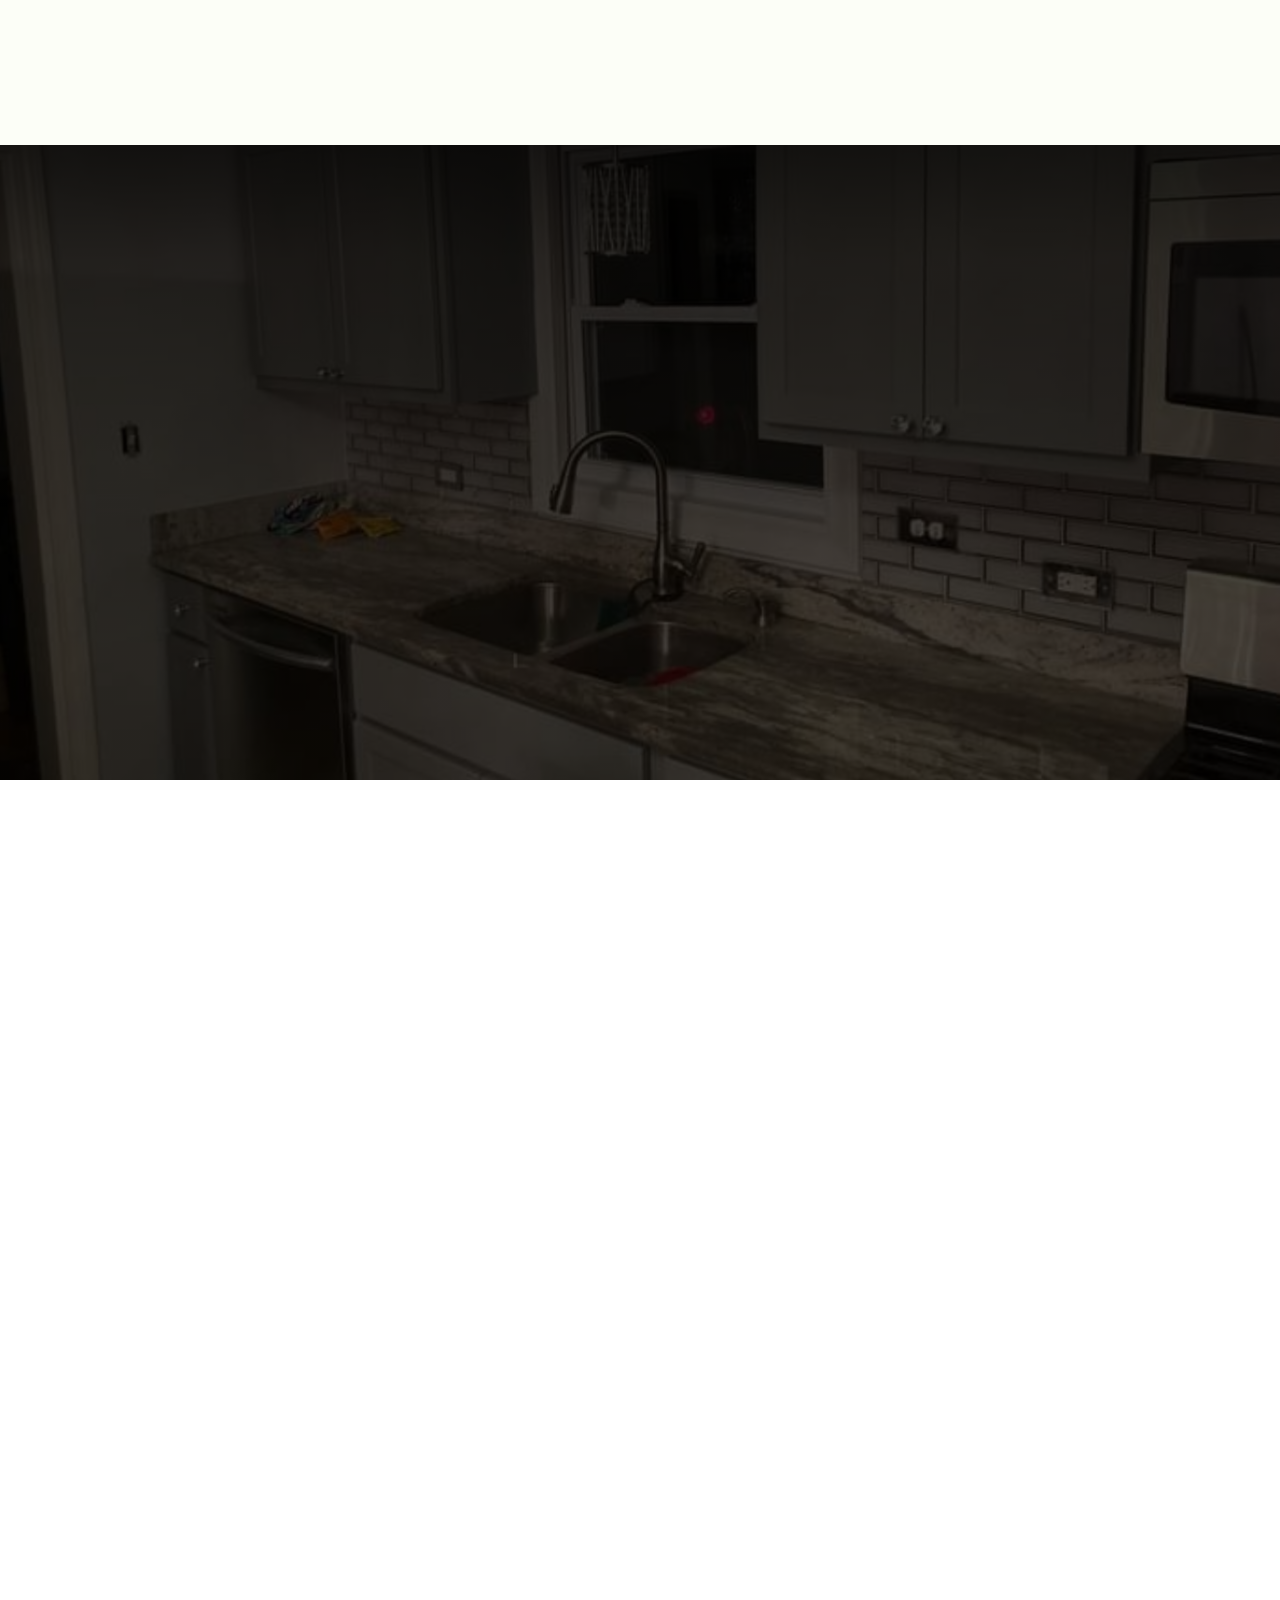
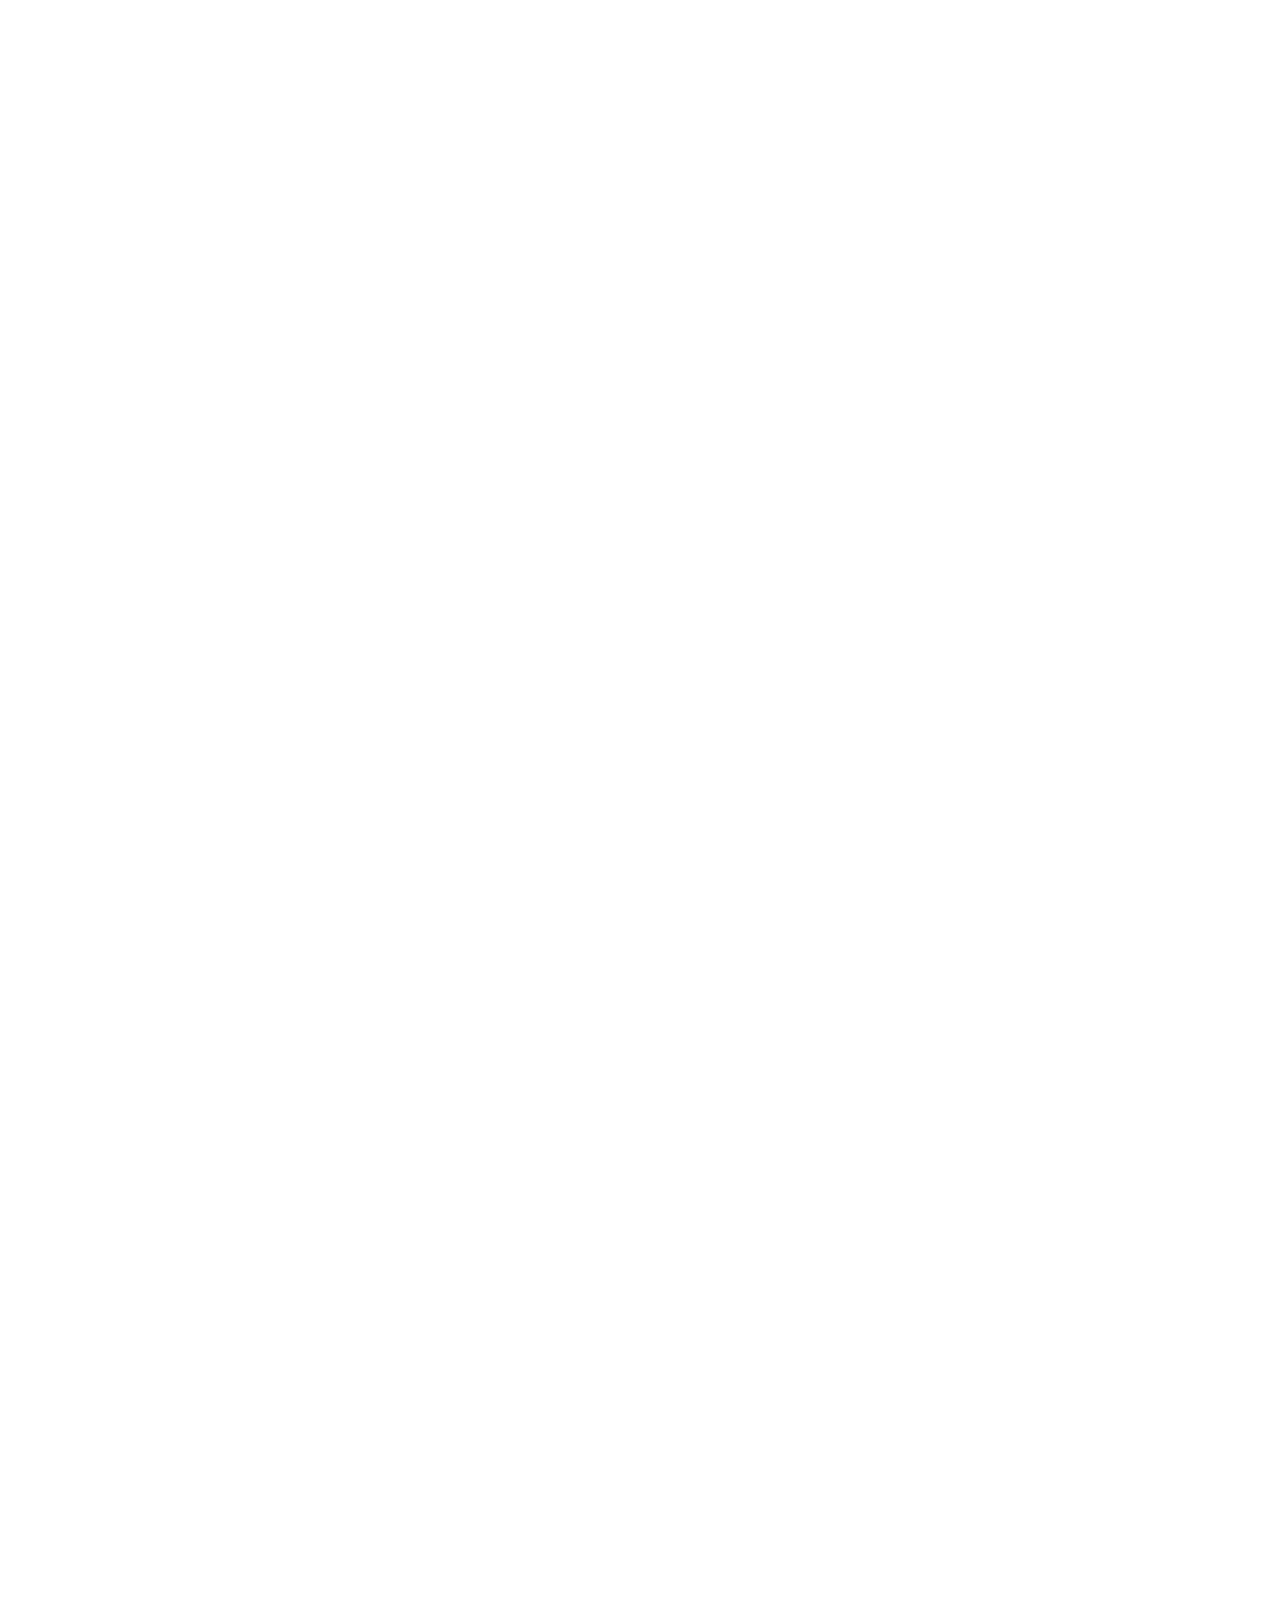
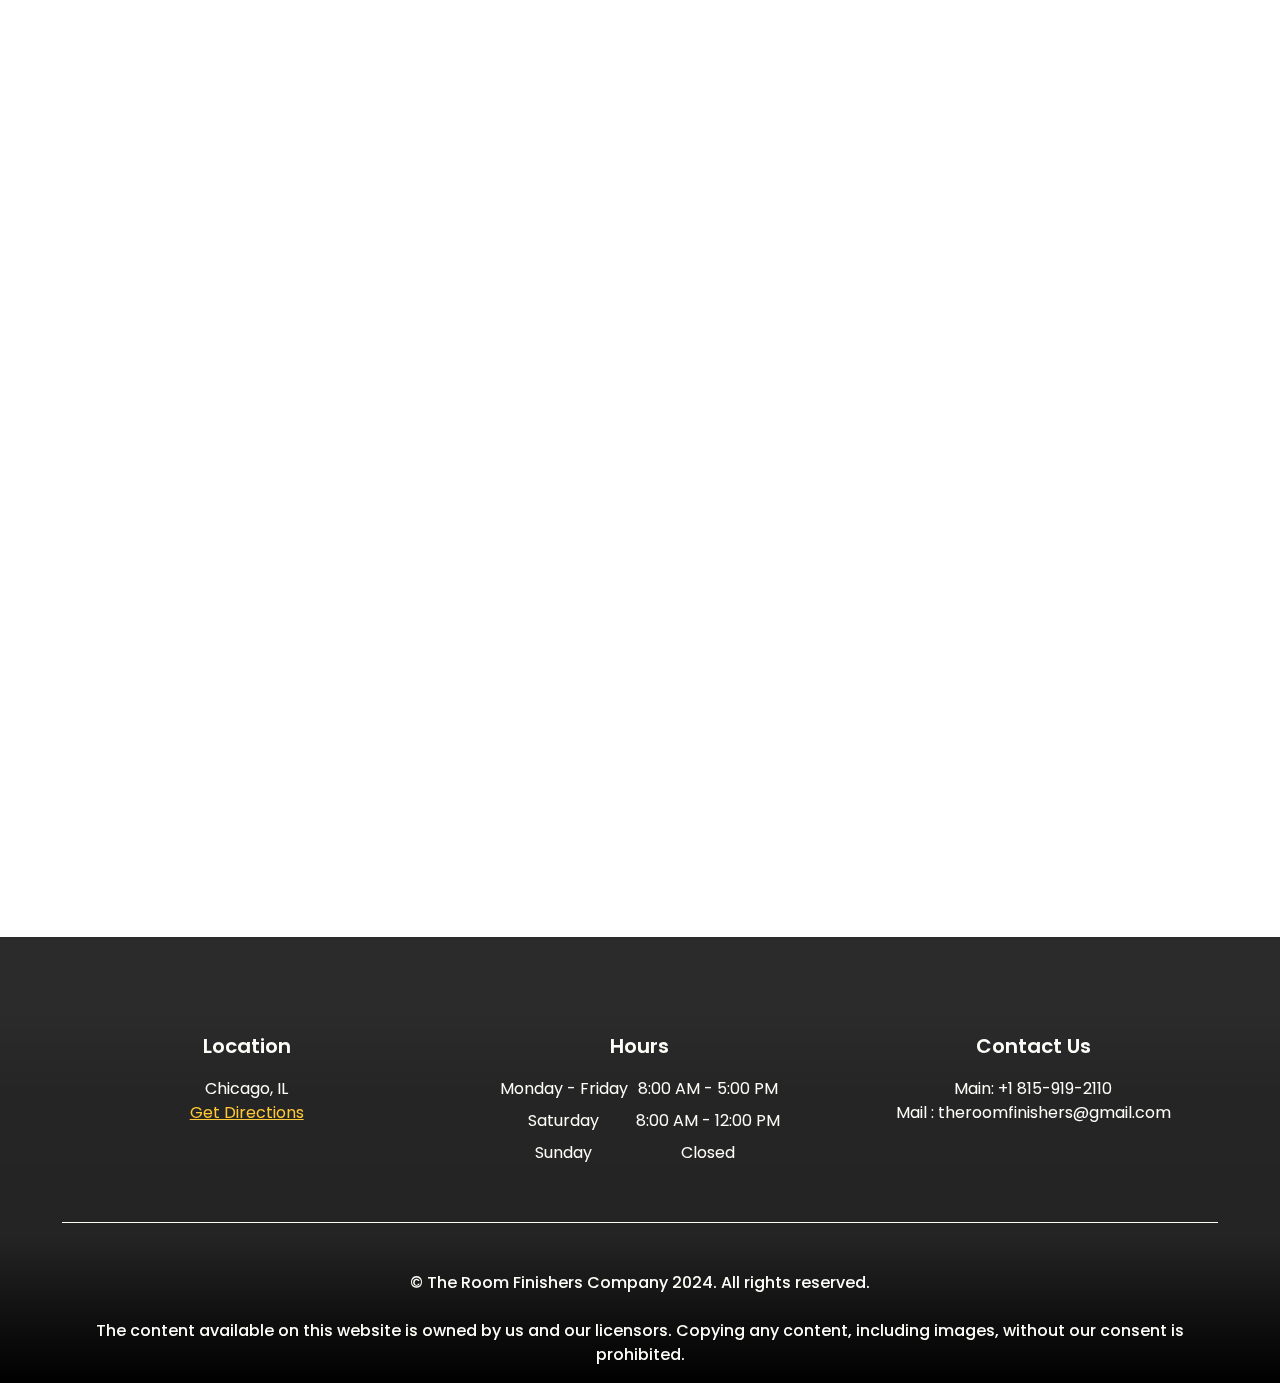
<file: kitchen-cabinet-painting.html>
<!DOCTYPE html>
<html lang="en">

<head>
    <meta charset="UTF-8">
    <meta http-equiv="X-UA-Compatible" content="IE=edge">
    <meta name="viewport" content="width=device-width, initial-scale=1 maximum-scale=1.0, user-scalable=no">
    <title>
        Kitchen cabinet Painting in Chicago, IL | The Room Finishers
    </title>

    <meta name="description"
        content="At The Room Finishers, we specialize in top-quality painting solutions to elevate your space. From interior makeovers to exterior transformations, trust our experts to bring your vision to life. Contact us today for a consultation!">

    <meta name="keywords" content="Painting services, Interior painting, Exterior painting, Residential painting, Commercial painting, Chicago painting company, Professional painters, House painters, Painting contractors, Home improvement">

    <meta name="format-detection" content="telephone=no">

    <!-- CSS -->
    <link rel="stylesheet" href="/css/index.css">

    <link rel="stylesheet" href="https://cdnjs.cloudflare.com/ajax/libs/font-awesome/6.2.1/css/all.min.css"
        integrity="sha512-MV7K8+y+gLIBoVD59lQIYicR65iaqukzvf/nwasF0nqhPay5w/9lJmVM2hMDcnK1OnMGCdVK+iQrJ7lzPJQd1w=="
        crossorigin="anonymous" referrerpolicy="no-referrer">

    <link rel="apple-touch-icon" sizes="180x180" href="/img/apple-touch-icon.png">
    <link rel="icon" type="image/png" sizes="32x32" href="/img/favicon-32x32.png">
    <link rel="icon" type="image/png" sizes="16x16" href="/img/favicon-16x16.png">
    <link rel="manifest" href="/img/site.webmanifest">
</head>

<body>
    <!-- Navbar and Hero Section -->
    <section class="nav-hero position-relative" style="overflow: visible !important; overflow-x: hidden;">
        <!-- Upper Navbar -->
        <div class="top-information-div">
            <div class="container">
                <div class="top-information" data-aos="fade-down">
                    <div class=" text-md-start">
                        <div class="d-flex align-center gap-2">
                            <p class="fs-24 fw-600 text-secondary">5.0</p>
                            <p class="fs-24 text-secondary">
                                <i class="fa-solid fa-star"></i>
                                <i class="fa-solid fa-star"></i>
                                <i class="fa-solid fa-star"></i>
                                <i class="fa-solid fa-star"></i>
                                <i class="fa-solid fa-star"></i>
                            </p>
                        </div>

                        <p class="fw-600 fs-22 d-md-block d-none">Chicago, IL</p>
                    </div>
                    <div class="d-xl-block d-none">
                        <a title="Homepage Navigation" href="/index.html"><img class="logo" src="/img/logo.png"
                                alt="Top Logo"></a>
                        <p class="fw-500 mb-2 text-capitalize" style="font-size: 14px;">
                            The Trusted Painting Shop In Chicago, IL
                        </p>
                    </div>
                                  <div class="text-md-end d-flex justify-content-md-end d-md-block d-none">
                            <a class="phone fw-700 text-dark" title="The room finishers number" href="tel:+18159192110">
                                +1 815-919-2110
                            </a>
                            <a class="btn btn-primary px-4 py-2 mb-2" href="/contact.html">
                                Request an Estimate
                            </a>
                        </div>
                </div>
            </div>
        </div>

        <!-- Navbar -->
        <nav class="navbar navbar-expand-xl navbar-dark" data-aos="fade-down">
            <div class="container">
                <!-- Logo Section (visible on extra large screens) -->
                <div class="logo-section d-xl-none d-inline">
                    <a title="Logo Navigation" href="/index.html"><img class="logo" src="/img/logo.png"
                            alt="Logo Image"></a>
                </div>
                <!-- Navbar Toggler for mobile -->
                <button class="navbar-toggler" type="button" data-bs-toggle="offcanvas"
                    data-bs-target="#offcanvasResponsive" aria-controls="offcanvasResponsive">
                    <i class="fa-solid fa-bars text-dark"></i>
                </button>

                <!-- Offcanvas for mobile -->
                <div class="offcanvas-xl offcanvas-end w-100" tabindex="-1" id="offcanvasResponsive"
                    aria-labelledby="offcanvasResponsiveLabel">
                    <div class="offcanvas-header bg-dark">
                        <!-- Logo Section (visible on extra large screens, within offcanvas) -->
                        <div class="logo-section mb-0 d-xl-none d-inline">
                            <a title="Homepage Navigation" href="/index.html"><img class="logo"
                                    src="/img/footer-logo.png" alt="Canvas Logo"></a>
                        </div>

                        <!-- Close Button for offcanvas -->
                        <button type="button" class="btn-close btn-close-white" data-bs-dismiss="offcanvas"
                            data-bs-target="#offcanvasResponsive" aria-label="Close"></button>
                    </div>

                    <!-- Offcanvas Body (contains the navigation) -->
                    <div class="offcanvas-body w-100">
                        <!-- Navbar Nav -->
                        <ul class="navbar-nav w-100 mb-2 mb-lg-0">
                            <!-- First Navigation -->
                            <li class="nav-item">
                                <a class="nav-link" title="Home" href="/index.html">Home</a>
                            </li>

                            <!-- Second Navigation -->
                            <li class="nav-item dropdown">
                                <a class="nav-link dropdown-toggle" href="#" role="button" data-bs-toggle="dropdown"
                                    aria-expanded="false">
                                    Services
                                </a>
                                <ul class="dropdown-menu">
                                    <li>
                                        <a title="Exterior painting" class="dropdown-item"
                                            href="/exterior-painting.html">
                                            Exterior painting
                                        </a>
                                    </li>
                                    <li>
                                        <a title="Kitchen cabinet painting" class="dropdown-item"
                                            href="kitchen-cabinet-painting.html">
                                            Kitchen cabinet painting
                                        </a>
                                    </li>
                                    
                                    
                                    <li>
                                        <a title="Shiplap installation" class="dropdown-item"
                                            href="/shiplap-installation.html">
                                            Shiplap installation
                                        </a>
                                    </li>
                                    <li>
                                        <a title="Drywall installation" class="dropdown-item"
                                            href="/drywall-installation.html">
                                            Drywall installation
                                        </a>
                                    </li>
                                    <li>
                                        <a title="Window Trim & Seat Painting" class="dropdown-item"
                                            href="/window-trim-seat-painting.html">
                                            Window Trim & Seat Painting
                                        </a>
                                    </li>
                                </ul>
                            </li>


                            <li class=" nav-item">
                                <a class="nav-link" title="Reviews" href="/about.html">About Us</a>
                            </li>


                            



                            <li class="nav-item">
                                <a class="nav-link" title="Contact" href="/contact.html">Contact</a>
                            </li>


                            <!-- Call Now Button (visible on extra large screens, within offcanvas) -->
                            <a title="Call Now"
                                class="btn btn-primary d-xl-none d-flex justify-content-center col-12 mt-4 fs-17 text-uppercase py-3"
                                href="tel:+18159192110">
                                Call Now
                            </a>
                    </div>
                </div>
            </div>
            <!-- /Container -->
        </nav>
        <!-- /Navbar -->

        


        <!-- Hero Section -->
        <div class="hero" data-aos="fade-down">
            <!-- Container for Hero Content -->
            <div class="container hero-content">

                <!-- Main Heading -->
                <div class="d-flex justify-content-center mb-3">
                    <p class="text-white open-statement px-3 py-2 rounded-pill open-status" style="width: fit-content;">
                        Opens: 08:00 AM
                    </p>
                </div>

                <h1 class="text-center">
                    Kitchen Cabinet Painting & Refacing | The Room Finishers
                </h1>

                <!-- Hero Information -->
                <p class="hero-info">
                    Fast and Reliable |  Family Owned
                </p>

                <!-- Call to Action Buttons -->
                <div class="d-flex mt-lg-5 mt-4 justify-content-center">
                    <div class="mt-2 text-center d-flex flex-sm-row flex-column">
                        <!-- Call Now Button -->
                        <a title="Call Now to Learn More"
                            class="btn btn-danger border-3 rounded-1 fs-19 text-uppercase px-5 fw-600 mb-sm-0 mb-4"
                            href="tel:+18159192110">+1 815-919-2110
                        </a>

                        <!-- Secondary Button -->

                    </div>
                </div>
            </div>
        </div>
        <!-- /Hero Section -->


        <!-- Background Image behind hero sections -->
        <img class="hero-img" src="/img/kitchen-cabinet.jpg" alt="Hero background Image">
    </section>




    <!-- About -->
    <section id="about" class="about-us light-section position-relative" data-aos="fade-up">
        <div class="container pt-4">
            <div class="about-us-flex opposite">
                <!-- Information Side -->
                <div class="info-div">
                    <p class="sub-header">Painting & Flooring Company</p>
                    <h2 class="header">
                        Professional Kitchen Cabinet Painting & Refacing shop in Chicago, IL
                    </h2>
                    <p class="mb-3">
                        At The Room Finishers, we specialize in professional kitchen cabinet painting and refacing
                        services in Chicago, IL. Our expert team is dedicated to transforming the look of your kitchen
                        cabinets with high-quality paint and refinishing techniques. Whether you want to update the
                        color of your cabinets or give them a fresh new look, we're here to help. Trust us to enhance
                        the appearance of your kitchen with our professional cabinet painting and refacing services.
                        <br>
                        <br>
                    <ul>
                        <li>Cabinet Refinishing</li>
                        <li>Color Matching</li>
                        <li>Hardware Replacement</li>
                        <li>Surface Preparation</li>
                        <li>Custom Finishes</li>
                        <li>Sealing Protection</li>
                        <li>Trim Detailing</li>
                        <li>Quality Assurance</li>
                    </ul>


                    Contact us today to schedule your kitchen cabinet makeover! We'll breathe new life into your space
                    with our professional painting and refacing services. Get in touch now to transform your
                    kitchen!<br>
                    <br>

                    </p>
                    <a title="Call Now" class="btn btn-primary rounded-1 px-5 fs-20 mt-3 fw-600"
                        href="tel:+18159192110">
                        Call Now
                    </a>
                </div>

                <!-- Img Side -->
                <div class="img-div">
                    <img class="main-img" src="/img/kitchen-cabinet-2.jpg" alt="About Us Img 1">
                    <img class="add-on-img" src="/img/cabinet-small.jpg" alt="About Us Image">
                </div>
            </div>
        </div>
    </section>


        <!-- Services Start -->
        <section class="services bg-success light-section" data-aos="fade-up">
            <div class="container">
                <h2 class="header text-center">Our Services</h2>
                <div class="service-grid">
                    <div class="service">
                        <div class="info-div pt-5">
                            <div class="icon-div">
                                <img src="/img/ext-1.png" alt="Exterior Painting">
                            </div>
                            <img class="bg-icon" src="/img/ext-1.png" alt="Exterior Painting">
                            <h4 class="service-name">Exterior painting</h4>
                        </div>
                        <div class="img-div">
                            <div class="phone-icon">
                                <a title="Call now for free estimate" href="tel:+18159192110"><i
                                        class="fa-solid fa-phone-volume"></i></a>
                            </div>
                            <!-- <img src="/img/service-1.jpg" alt="videoModal"> -->
                            <p>
                                Renew your home's exterior with our top-notch painting service. Trust The Room Finishers for
                                quality results.
                            </p>
                            <a class="btn-light btn py-1 fw-500 mt-3" title="Exterior Painting"
                                href="/exterior-painting.html">
                                Learn More <i class="fa-solid fa-arrow-right ms-1"></i>
                            </a>
                        </div>
                    </div>
    
                    <div class="service">
                        <div class="info-div ">
                            <div class="icon-div">
                                <img src="/img/kitchen-cabinet.png" alt="Kitchen cabinet painting">
                            </div>
                            <img class="bg-icon" src="/img/kitchen-cabinet.png" alt="Kitchen cabinet painting">
                            <h4 class="service-name ">Kitchen cabinet painting</h4>
    
                        </div>
    
                        <div class="img-div">
                            <div class="phone-icon">
                                <a title="Call now for free estimate" href="tel:+18159192110"><i
                                        class="fa-solid fa-phone-volume"></i></a>
                            </div>
                            <!-- <img src="/img/service-2.jpg" alt="service2"> -->
                            <p>
                                Transform your kitchen with our cabinet painting services at The Room Finishers. Renew your
                                space effortlessly.
                            </p>
                            <a class="btn-light btn py-1 fw-500 mt-3" title="Kitchen Cabinet paintings"
                                href="/kitchen-cabinet-painting.html">
                                Learn More <i class="fa-solid fa-arrow-right ms-1"></i>
                            </a>
                        </div>
                    </div>
    
    
                    <div class="service">
                        <div class="info-div pt-5">
                            <div class="icon-div">
                                <img src="/img/open-wall.png" alt="Open Walls">
                            </div>
                            <img class="bg-icon" src="/img/open-wall.png" alt="Open Walls">
                            <h4 class="service-name">Open Walls</h4>
                        </div>
                        <div class="img-div">
                            <div class="phone-icon">
                                <a title="Call now for free estimate" href="tel:+18159192110"><i
                                        class="fa-solid fa-phone-volume"></i></a>
                            </div>
                            <!-- <img src="/img/service-3.jpg" alt="service3"> -->
                            <p>
                                Enhance your living space by opening up walls with our services at The Room Finishers.
                                Experience a more spacious and inviting home.
                            </p>
                            <a class="btn-light btn py-1 fw-500 mt-3" title="Open Walls"
                                href="/about.html">
                                Learn More <i class="fa-solid fa-arrow-right ms-1"></i>
                            </a>
                        </div>
                    </div>
    
                    <div class="service">
                        <div class="info-div pt-5">
                            <div class="icon-div">
                                <img src="/img/dining-room.png" alt="Dining room painting">
                            </div>
                            <img class="bg-icon" src="/img/dining-room.png" alt="Dining room painting">
                            <h4 class="service-name">Dining room painting</h4>
                        </div>
                        <div class="img-div">
                            <div class="phone-icon">
                                <a title="Call now for free estimate" href="tel:+18159192110"><i
                                        class="fa-solid fa-phone-volume"></i></a>
                            </div>
                            <!-- <img src="/img/service-3.jpg" alt="service3"> -->
                            <p>
                                Renew your dining room with our painting service at The Room Finishers. Create a cozy,
                                inviting atmosphere without any fuss.
                            </p>
                            <a class="btn-light btn py-1 fw-500 mt-3" title="Dining room painting"
                                href="/about.html">
                                Learn More <i class="fa-solid fa-arrow-right ms-1"></i>
                            </a>
                        </div>
                    </div>
    
                    <div class="service">
                        <div class="info-div pt-5">
                            <div class="icon-div">
                                <img src="/img/bedroom-service.png" alt="Bedroom painting">
                            </div>
                            <img class="bg-icon" src="/img/bedroom-service.png" alt="Bedroom painting">
                            <h4 class="service-name">Bedroom painting</h4>
                        </div>
                        <div class="img-div">
                            <div class="phone-icon">
                                <a title="Call now for free estimate" href="tel:+18159192110"><i
                                        class="fa-solid fa-phone-volume"></i></a>
                            </div>
                            <!-- <img src="/img/service-3.jpg" alt="service3"> -->
                            <p>
                                Transform your bedroom with our painting services at The Room Finishers. Create a soothing
                                retreat tailored to your style and preferences.
                            </p>
                            <a class="btn-light btn py-1 fw-500 mt-3" title="Bedroom painting"
                                href="/about.html">
                                Learn More <i class="fa-solid fa-arrow-right ms-1"></i>
                            </a>
                        </div>
                    </div>
    
                    <div class="service">
                        <div class="info-div pt-5">
                            <div class="icon-div">
                                <img src="/img/shiplap.png" alt="Shiplap installation">
                            </div>
                            <img class="bg-icon" src="/img/shiplap.png" alt="Shiplap installation">
                            <h4 class="service-name">Shiplap installation</h4>
                        </div>
                        <div class="img-div">
                            <div class="phone-icon">
                                <a title="Call now for free estimate" href="tel:+18159192110"><i
                                        class="fa-solid fa-phone-volume"></i></a>
                            </div>
                            <!-- <img src="/img/service-3.jpg" alt="service3"> -->
                            <p>
                                Enhance your space with shiplap installation by The Room Finishers. Add timeless charm and
                                character to any room effortlessly.
                            </p>
                            <a class="btn-light btn py-1 fw-500 mt-3" title="shiplap installation"
                                href="/shiplap-installation.html">
                                Learn More <i class="fa-solid fa-arrow-right ms-1"></i>
                            </a>
                        </div>
                    </div>
    
                    <div class="service">
                        <div class="info-div pt-5">
                            <div class="icon-div">
                                <img src="/img/stairway.png" alt="STAIRWAY & STAIRWELL PAINTING">
                            </div>
                            <img class="bg-icon" src="/img/stairway.png" alt="STAIRWAY & STAIRWELL PAINTING">
                            <h4 class="service-name">Stairway & Stairwell Painting</h4>
                        </div>
                        <div class="img-div">
                            <div class="phone-icon">
                                <a title="Call now for free estimate" href="tel:+18159192110"><i
                                        class="fa-solid fa-phone-volume"></i></a>
                            </div>
                            <!-- <img src="/img/service-3.jpg" alt="service3"> -->
                            <p>
                                Transform your stairways with expert paintings by The Room Finishers. Elevate your home's
                                ambiance with our personalized service and craftsmanship. Contact us today.
                            </p>
                            <a class="btn-light btn py-1 fw-500 mt-3" title="Stairway & Stairwell paintings"
                                href="/about.html">
                                Learn More <i class="fa-solid fa-arrow-right ms-1"></i>
                            </a>
                        </div>
                    </div>
    
                    <div class="service">
                        <div class="info-div pt-5">
                            <div class="icon-div">
                                <img src="/img/window-service.png" alt="WINDOW TRIM AND SEAT PAINTING">
                            </div>
                            <img class="bg-icon" src="/img/window-service.png" alt="WINDOW TRIM AND SEAT PAINTING">
                            <h4 class="service-name">Window Trim and Seat Painting</h4>
                        </div>
                        <div class="img-div">
                            <div class="phone-icon">
                                <a title="Call now for free estimate" href="tel:+18159192110"><i
                                        class="fa-solid fa-phone-volume"></i></a>
                            </div>
                            <!-- <img src="/img/service-3.jpg" alt="service3"> -->
                            <p>
                                Renew your home with Window Trim and Seat Painting by The Room Finishers! Contact us now to
                                schedule your service.
                            </p>
                            <a class="btn-light btn py-1 fw-500 mt-3" title="Window Trim and Seat Painting"
                                href="/window-trim-seat-painting.html">
                                Learn More <i class="fa-solid fa-arrow-right ms-1"></i>
                            </a>
                        </div>
                    </div>
    
                    <div class="service">
                        <div class="info-div pt-5">
                            <div class="icon-div">
                                <img src="/img/remodel.png" alt="Business Remodel ">
                            </div>
                            <img class="bg-icon" src="/img/remodel.png" alt="Business Remodel ">
                            <h4 class="service-name">Business Remodel </h4>
                        </div>
                        <div class="img-div">
                            <div class="phone-icon">
                                <a title="Call now for free estimate" href="tel:+18159192110"><i
                                        class="fa-solid fa-phone-volume"></i></a>
                            </div>
                            <!-- <img src="/img/service-3.jpg" alt="service3"> -->
                            <p>
                                Renovate your small business with our remodeling services! Reach out today to begin your
                                transformation.
                            </p>
                            <a class="btn-light btn py-1 fw-500 mt-3" title="Window Trim and Seat Painting"
                                href="/about.html">
                                Learn More <i class="fa-solid fa-arrow-right ms-1"></i>
                            </a>
                        </div>
                    </div>
    
                    <div class="service">
                        <div class="info-div pt-5">
                            <div class="icon-div">
                                <img src="/img/flooring.webp" alt="Floor installation ">
                            </div>
                            <img class="bg-icon" src="/img/flooring.webp" alt="Floor installation ">
                            <h4 class="service-name">Floor installation </h4>
                        </div>
                        <div class="img-div">
                            <div class="phone-icon">
                                <a title="Call now for free estimate" href="tel:+18159192110"><i
                                        class="fa-solid fa-phone-volume"></i></a>
                            </div>
                            <!-- <img src="/img/service-3.jpg" alt="service3"> -->
                            <p>
                                "Upgrade your space with professional Floor installation services. Contact us to enhance
                                your floors!"
                            </p>
                            <a class="btn-light btn py-1 fw-500 mt-3" title="Flooring installation"
                                href="/about.html">
                                Learn More <i class="fa-solid fa-arrow-right ms-1"></i>
                            </a>
                        </div>
                    </div>
    
                    <div class="service">
                        <div class="info-div pt-5">
                            <div class="icon-div">
                                <img src="/img/dry-wall.png" alt="DRYWALL INSTALLATION ">
                            </div>
                            <img class="bg-icon" src="/img/dry-wall.png" alt="DRYWALL INSTALLATION ">
                            <h4 class="service-name">Drywall installation </h4>
                        </div>
                        <div class="img-div">
                            <div class="phone-icon">
                                <a title="Call now for free estimate" href="tel:+18159192110"><i
                                        class="fa-solid fa-phone-volume"></i></a>
                            </div>
                            <!-- <img src="/img/service-3.jpg" alt="service3"> -->
                            <p>
                                Upgrade your walls with professional drywall installation services. Contact us to enhance
                                your space
                            </p>
                            <a class="btn-light btn py-1 fw-500 mt-3" title="DRYWALL INSTALLATION"
                                href="/drywall-installation.html">
                                Learn More <i class="fa-solid fa-arrow-right ms-1"></i>
                            </a>
                        </div>
                    </div>
    
                    <div class="service">
                        <div class="info-div pt-5">
                            <div class="icon-div">
                                <img src="/img/basement-painting.png" alt="Basement Paiting">
                            </div>
                            <img class="bg-icon" src="/img/basement-painting.png" alt="Basement Paiting">
                            <h4 class="service-name">Basement Paiting</h4>
                        </div>
                        <div class="img-div">
                            <div class="phone-icon">
                                <a title="Call now for free estimate" href="tel:+18159192110"><i
                                        class="fa-solid fa-phone-volume"></i></a>
                            </div>
                            <!-- <img src="/img/service-3.jpg" alt="service3"> -->
                            <p>
                                Transform your basement with our expert painting services. Contact us to give your space a
                                fresh new look
                            </p>
                            <a class="btn-light btn py-1 fw-500 mt-3" title="DRYWALL INSTALLATION"
                                href="/about.html">
                                Learn More <i class="fa-solid fa-arrow-right ms-1"></i>
                            </a>
                        </div>
                    </div>
    
    
                </div>
            </div>
        </section>
        <!-- Services End -->

    <!-- Footer -->
    <footer class="position-relative pt-3">
        <div class="container mt-5">
            <div class="row fw-500 fs-16">

                <!-- Column 1 -->
                 <div class="col-lg col-md-4 col-12 mb-lg-0 mb-4 footer-col text-left">
                    <!-- Footer Title -->
                    <p class="mb-3 fw-600 text-center footer-headline">
                        <i class="fa-solid fa-location-dot fs-20 text-primary"></i>
                        <br>
                        Location
                    </p>
                    <!-- Homepage Sections -->
                    <div class="footer-nav">
                        <p>
                            Chicago, IL <br>
                            <a class="text-decoration-underline text-secondary" target="_blank" title="Get Directions"
                                href="https://www.google.com/maps/dir//Chicago,+IL,+USA/@41.8332617,-88.0616061,10z/data=!4m18!1m8!3m7!1s0x880e2c3cd0f4cbed:0xafe0a6ad09c0c000!2sChicago,+IL,+USA!3b1!8m2!3d41.8781136!4d-87.6297982!16zL20vMDFfZDQ!4m8!1m0!1m5!1m1!1s0x880e2c3cd0f4cbed:0xafe0a6ad09c0c000!2m2!1d-87.6297982!2d41.8781136!3e4?entry=ttu">
                                Get Directions
                            </a>
                        </p>
                    </div>
                </div>

                <!-- Column 2 -->
                <div class="col-lg col-md-4 col-12 mb-lg-0 mb-4 footer-col">
                    <!-- Footer Title -->
                    <p class="mb-3 fw-600 text-center footer-headline">
                        <i class="fa-regular fa-clock fs-20 text-primary"></i>
                        <br>
                        Hours
                    </p>
                    <!-- Homepage Sections -->
                    <div class="footer-nav">
                        <div class="d-flex justify-content-center gap-2">
                            <div>
                                <p class="mb-2">Monday - Friday</p>
                                <p class="mb-2">Saturday</p>
                                <p class="mb-0">Sunday</p>
                            </div>
                            <div>
                                <p class="mb-2">8:00 AM - 5:00 PM</p>
                                <p class="mb-2">8:00 AM - 12:00 PM </p>
                                <p>Closed </p>
                            </div>
                        </div>
                    </div>
                </div>

                <!-- Column 3 -->
                <div class="col-lg col-md-4 col-12 mb-lg-0 mb-4 footer-col">
                    <!-- Footer Title -->
                    <p class="mb-3 fw-600 footer-headline text-center text-white">

                        <i class="fa-solid fa-bullhorn text-primary"></i>
                        <br>
                        Contact Us
                    </p>
                    <div class="footer-nav">
                        <!-- Phone Number -->
                        <p>
                            Main: <a class="text-white" title="Main Phone Number" href="tel:+18159192110">
                                +1 815-919-2110

                            </a>
                            <br>
                            Mail : 
                            <a class="text-white" href="tel:+15164862075">
                                theroomfinishers@gmail.com
                            </a>
                        </p>

                    </div>
                </div>
            </div>
            <hr class="mt-4" />

            <p class="pt-2 pb-3 fw-500 text-white text-center border-1 border-top border-white pt-5">&copy;
                The Room Finishers Company 2024. All rights reserved.</p>
            <p class="pt-2 pb-3 fw-500 text-white text-center">The content available on this website is owned by us
                and
                our licensors. Copying any content, including images, without our consent is prohibited.</p>
        </div>
    </footer>


    <!-- Scripts -->
    <script src="https://code.jquery.com/jquery-3.6.1.min.js"
        integrity="sha256-o88AwQnZB+VDvE9tvIXrMQaPlFFSUTR+nldQm1LuPXQ=" crossorigin="anonymous"></script>


    <script src="/js/index.js"></script>
</body>

</html>
</file>
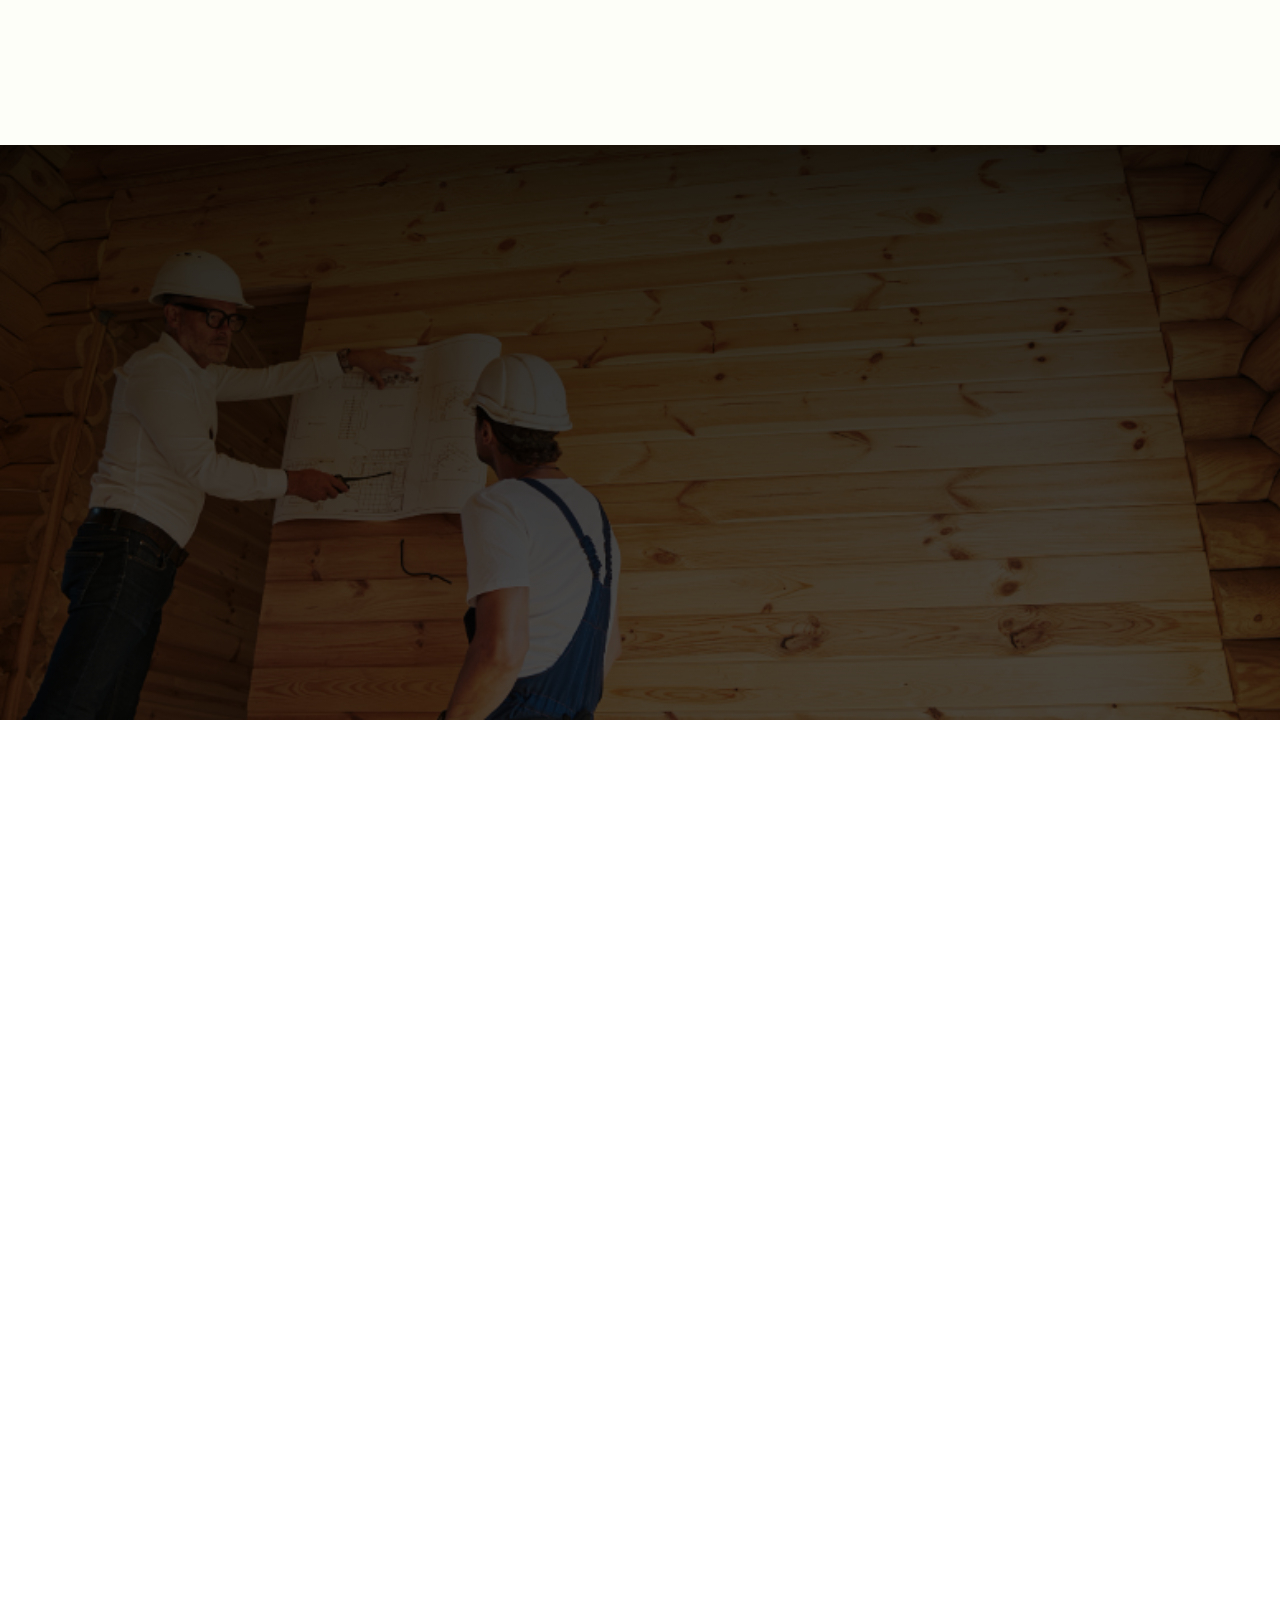
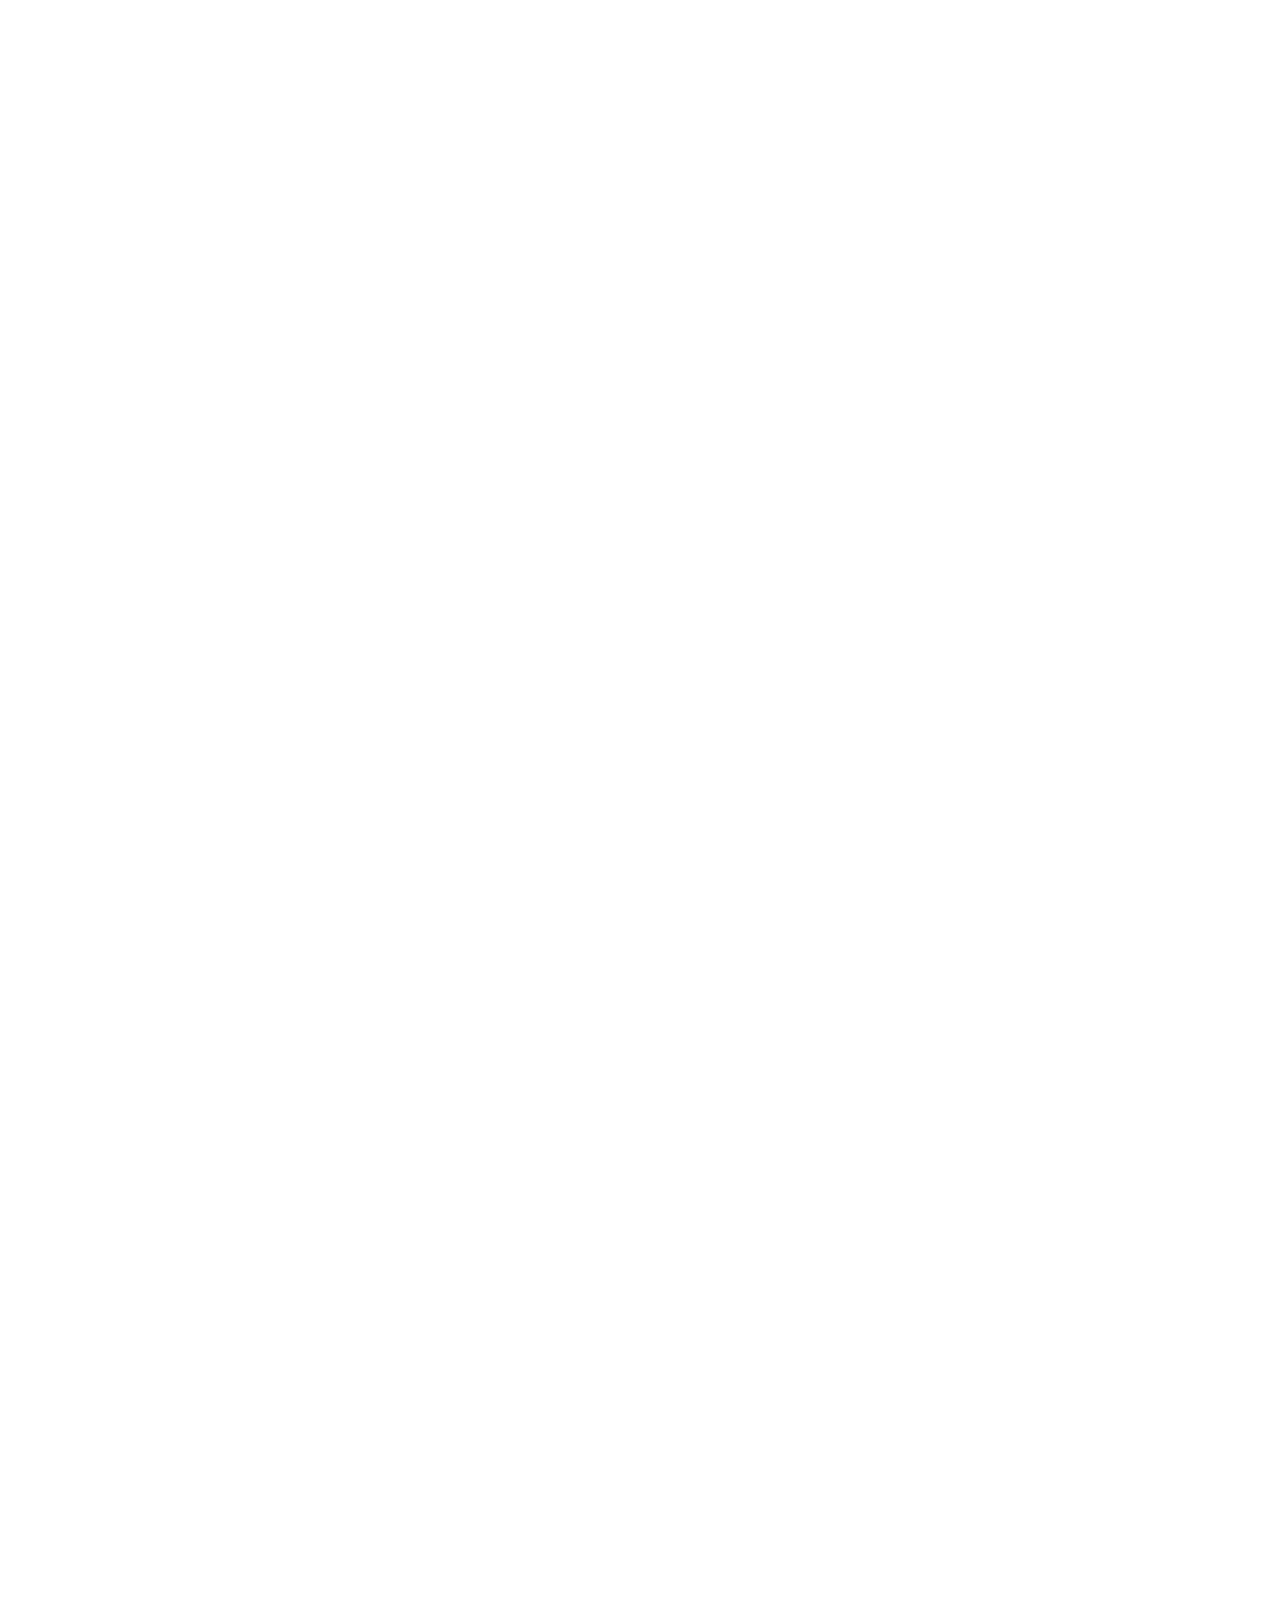
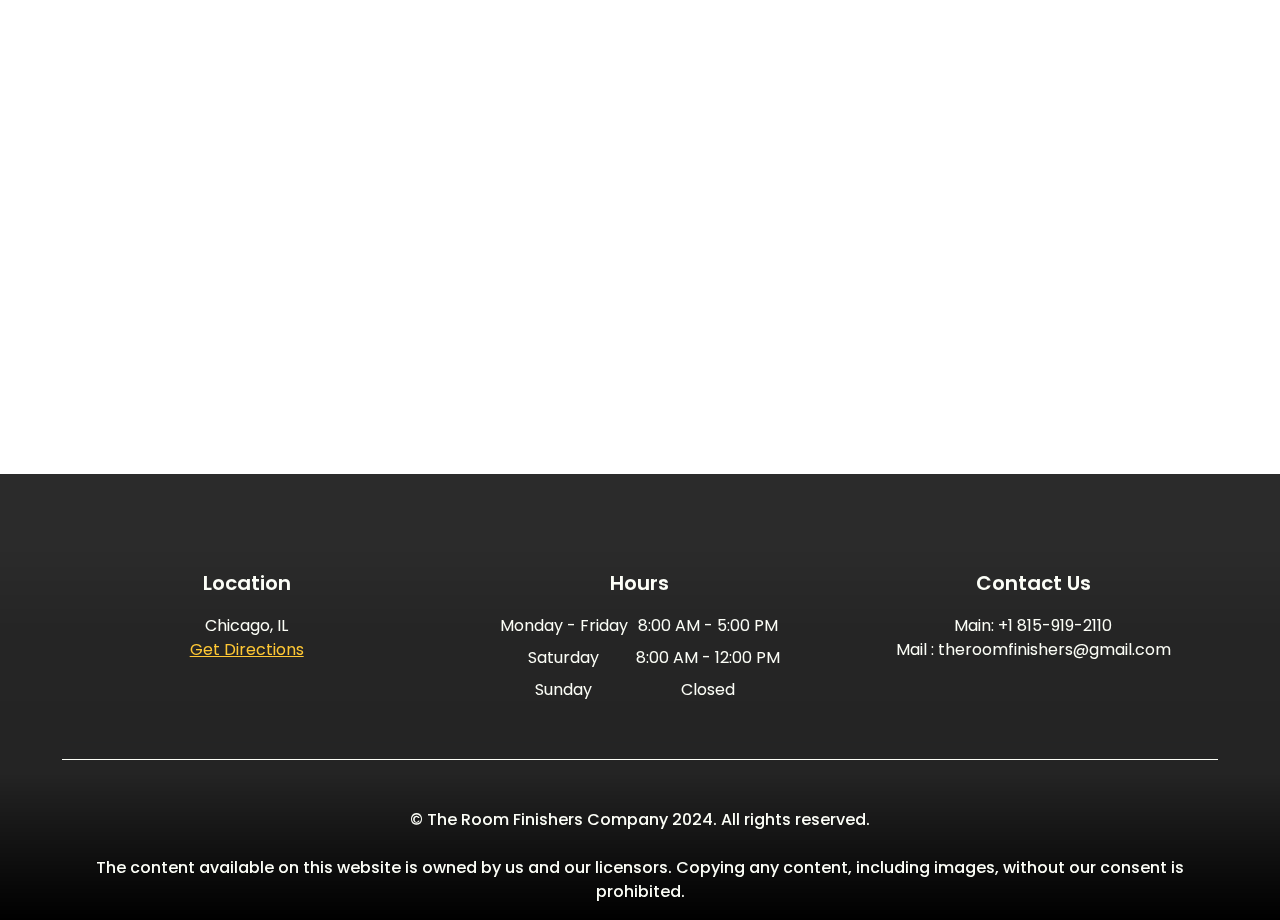
<file: shiplap-installation.html>
<!DOCTYPE html>
<html lang="en">

<head>
    <meta charset="UTF-8">
    <meta http-equiv="X-UA-Compatible" content="IE=edge">
    <meta name="viewport" content="width=device-width, initial-scale=1 maximum-scale=1.0, user-scalable=no">
    <title>
        Shiplap installation in Chicago, IL | The Room Finishers
    </title>

    <meta name="description"
        content="At The Room Finishers, we specialize in top-quality painting solutions to elevate your space. From interior makeovers to exterior transformations, trust our experts to bring your vision to life. Contact us today for a consultation!">

    <meta name="keywords" content="Painting services, Interior painting, Exterior painting, Residential painting, Commercial painting, Chicago painting company, Professional painters, House painters, Painting contractors, Home improvement">

    <meta name="format-detection" content="telephone=no">

    <!-- CSS -->
    <link rel="stylesheet" href="/css/index.css">

    <link rel="stylesheet" href="https://cdnjs.cloudflare.com/ajax/libs/font-awesome/6.2.1/css/all.min.css"
        integrity="sha512-MV7K8+y+gLIBoVD59lQIYicR65iaqukzvf/nwasF0nqhPay5w/9lJmVM2hMDcnK1OnMGCdVK+iQrJ7lzPJQd1w=="
        crossorigin="anonymous" referrerpolicy="no-referrer">

    <link rel="apple-touch-icon" sizes="180x180" href="/img/apple-touch-icon.png">
    <link rel="icon" type="image/png" sizes="32x32" href="/img/favicon-32x32.png">
    <link rel="icon" type="image/png" sizes="16x16" href="/img/favicon-16x16.png">
    <link rel="manifest" href="/img/site.webmanifest">
</head>

<body>
    <!-- Navbar and Hero Section -->
    <section class="nav-hero position-relative" style="overflow: visible !important; overflow-x: hidden;">
        <!-- Upper Navbar -->
        <div class="top-information-div">
            <div class="container">
                <div class="top-information" data-aos="fade-down">
                    <div class=" text-md-start">
                        <div class="d-flex align-center gap-2">
                            <p class="fs-24 fw-600 text-secondary">5.0</p>
                            <p class="fs-24 text-secondary">
                                <i class="fa-solid fa-star"></i>
                                <i class="fa-solid fa-star"></i>
                                <i class="fa-solid fa-star"></i>
                                <i class="fa-solid fa-star"></i>
                                <i class="fa-solid fa-star"></i>
                            </p>
                        </div>

                        <p class="fw-600 fs-22 d-md-block d-none">Chicago, IL</p>
                    </div>
                    <div class="d-xl-block d-none">
                        <a title="Homepage Navigation" href="/index.html"><img class="logo" src="/img/logo.png"
                                alt="Top Logo"></a>
                        <p class="fw-500 mb-2 text-capitalize" style="font-size: 14px;">
                            The Trusted Painting Shop In Chicago, IL
                        </p>
                    </div>
                                  <div class="text-md-end d-flex justify-content-md-end d-md-block d-none">
                            <a class="phone fw-700 text-dark" title="The room finishers number" href="tel:+18159192110">
                                +1 815-919-2110
                            </a>
                            <a class="btn btn-primary px-4 py-2 mb-2" href="/contact.html">
                                Request an Estimate
                            </a>
                        </div>
                </div>
            </div>
        </div>

        <!-- Navbar -->
        <nav class="navbar navbar-expand-xl navbar-dark" data-aos="fade-down">
            <div class="container">
                <!-- Logo Section (visible on extra large screens) -->
                <div class="logo-section d-xl-none d-inline">
                    <a title="Logo Navigation" href="/index.html"><img class="logo" src="/img/logo.png"
                            alt="Logo Image"></a>
                </div>
                <!-- Navbar Toggler for mobile -->
                <button class="navbar-toggler" type="button" data-bs-toggle="offcanvas"
                    data-bs-target="#offcanvasResponsive" aria-controls="offcanvasResponsive">
                    <i class="fa-solid fa-bars text-dark"></i>
                </button>

                <!-- Offcanvas for mobile -->
                <div class="offcanvas-xl offcanvas-end w-100" tabindex="-1" id="offcanvasResponsive"
                    aria-labelledby="offcanvasResponsiveLabel">
                    <div class="offcanvas-header bg-dark">
                        <!-- Logo Section (visible on extra large screens, within offcanvas) -->
                        <div class="logo-section mb-0 d-xl-none d-inline">
                            <a title="Homepage Navigation" href="/index.html"><img class="logo"
                                    src="/img/footer-logo.png" alt="Canvas Logo"></a>
                        </div>

                        <!-- Close Button for offcanvas -->
                        <button type="button" class="btn-close btn-close-white" data-bs-dismiss="offcanvas"
                            data-bs-target="#offcanvasResponsive" aria-label="Close"></button>
                    </div>

                    <!-- Offcanvas Body (contains the navigation) -->
                    <div class="offcanvas-body w-100">
                        <!-- Navbar Nav -->
                        <ul class="navbar-nav w-100 mb-2 mb-lg-0">
                            <!-- First Navigation -->
                            <li class="nav-item">
                                <a class="nav-link" title="Home" href="/index.html">Home</a>
                            </li>

                            <!-- Second Navigation -->
                            <li class="nav-item dropdown">
                                <a class="nav-link dropdown-toggle" href="#" role="button" data-bs-toggle="dropdown"
                                    aria-expanded="false">
                                    Services
                                </a>
                                <ul class="dropdown-menu">
                                    <li>
                                        <a title="Exterior painting" class="dropdown-item"
                                            href="/exterior-painting.html">
                                            Exterior painting
                                        </a>
                                    </li>
                                    <li>
                                        <a title="Kitchen cabinet painting" class="dropdown-item"
                                            href="kitchen-cabinet-painting.html">
                                            Kitchen cabinet painting
                                        </a>
                                    </li>


                                    <li>
                                        <a title="Shiplap installation" class="dropdown-item"
                                            href="/shiplap-installation.html">
                                            Shiplap installation
                                        </a>
                                    </li>
                                    <li>
                                        <a title="Drywall installation" class="dropdown-item"
                                            href="/drywall-installation.html">
                                            Drywall installation
                                        </a>
                                    </li>
                                    <li>
                                        <a title="Window Trim & Seat Painting" class="dropdown-item"
                                            href="/window-trim-seat-painting.html">
                                            Window Trim & Seat Painting
                                        </a>
                                    </li>
                                </ul>
                            </li>


                            <li class=" nav-item">
                                <a class="nav-link" title="Reviews" href="/about.html">About Us</a>
                            </li>


                            



                            <li class="nav-item">
                                <a class="nav-link" title="Contact" href="/contact.html">Contact</a>
                            </li>


                            <!-- Call Now Button (visible on extra large screens, within offcanvas) -->
                            <a title="Call Now"
                                class="btn btn-primary d-xl-none d-flex justify-content-center col-12 mt-4 fs-17 text-uppercase py-3"
                                href="tel:+18159192110">
                                Call Now
                            </a>
                    </div>
                </div>
            </div>
            <!-- /Container -->
        </nav>
        <!-- /Navbar -->




        <!-- Hero Section -->
        <div class="hero" data-aos="fade-down">
            <!-- Container for Hero Content -->
            <div class="container hero-content">

                <!-- Main Heading -->
                <div class="d-flex justify-content-center mb-3">
                    <p class="text-white open-statement px-3 py-2 rounded-pill open-status" style="width: fit-content;">
                        Opens: 08:00 AM
                    </p>
                </div>

                <h1 class="text-center">
                    Shiplap installation | The Room Finishers
                </h1>

                <!-- Hero Information -->
                <p class="hero-info">
                    Fast and Reliable |  Family Owned
                </p>

                <!-- Call to Action Buttons -->
                <div class="d-flex mt-lg-5 mt-4 justify-content-center">
                    <div class="mt-2 text-center d-flex flex-sm-row flex-column">
                        <!-- Call Now Button -->
                        <a title="Call Now to Learn More"
                            class="btn btn-danger border-3 rounded-1 fs-19 text-uppercase px-5 fw-600 mb-sm-0 mb-4"
                            href="tel:+18159192110">+1 815-919-2110
                        </a>

                        <!-- Secondary Button -->

                    </div>
                </div>
            </div>
        </div>
        <!-- /Hero Section -->


        <!-- Background Image behind hero sections -->
        <img class="hero-img" src="/img/shiplap-hero.jpg" alt="Hero background Image">
    </section>


    <!-- About -->
    <section id="about" class="about-us light-section position-relative" data-aos="fade-up">
        <div class="container pt-4">
            <div class="about-us-flex opposite">
                <!-- Information Side -->
                <div class="info-div">
                    <p class="sub-header">Painting & Flooring Company</p>
                    <h2 class="header">
                        Professional Shiplap installation shop in Chicago, IL
                    </h2>
                    <p class="mb-3">
                        Upgrade your space with professional shiplap installation from The Room Finishers in Chicago,
                        IL. Our experienced team handles every step of the process, from measurement to installation,
                        ensuring a seamless and stylish finish for your walls or ceilings. Elevate the look and feel of
                        your home with our quality craftsmanship and attention to detail. Contact us today to schedule
                        your shiplap installation and transform your space into a cozy and inviting retreat.
                        <br>
                        <ul>
                            <li>Trim Detailing</li>
                            <li>Wall Preparation</li>
                            <li>Custom Sizing</li>
                            <li>Seamless Installation</li>
                            <li>Surface Leveling</li>
                            <li>Finish Matching</li>
                            <li>Edging Precision</li>
                            <li>Quality Assurance</li>
                          </ul>
                          


                    Contact us today to schedule your shiplap installation! We'll breathe new life into your space
                    with our professional painting and refacing services. Get in touch now to transform your
                    rooms!<br>
                    <br>

                    </p>
                    <a title="Call Now" class="btn btn-primary rounded-1 px-5 fs-20 mt-3 fw-600"
                        href="tel:+18159192110">
                        Call Now
                    </a>
                </div>

                <!-- Img Side -->
                <div class="img-div">
                    <img class="main-img" style="transform: scaleX(1);" src="/img/shiplap-long.jpg" alt="About Us Img 1">
                    <img class="add-on-img" src="/img/painting-wall.jpg" alt="About Us Image">
                </div>
            </div>
        </div>
    </section>


        <!-- Services Start -->
        <section class="services bg-success light-section" data-aos="fade-up">
            <div class="container">
                <h2 class="header text-center">Our Services</h2>
                <div class="service-grid">
                    <div class="service">
                        <div class="info-div pt-5">
                            <div class="icon-div">
                                <img src="/img/ext-1.png" alt="Exterior Painting">
                            </div>
                            <img class="bg-icon" src="/img/ext-1.png" alt="Exterior Painting">
                            <h4 class="service-name">Exterior painting</h4>
                        </div>
                        <div class="img-div">
                            <div class="phone-icon">
                                <a title="Call now for free estimate" href="tel:+18159192110"><i
                                        class="fa-solid fa-phone-volume"></i></a>
                            </div>
                            <!-- <img src="/img/service-1.jpg" alt="videoModal"> -->
                            <p>
                                Renew your home's exterior with our top-notch painting service. Trust The Room Finishers for
                                quality results.
                            </p>
                            <a class="btn-light btn py-1 fw-500 mt-3" title="Exterior Painting"
                                href="/exterior-painting.html">
                                Learn More <i class="fa-solid fa-arrow-right ms-1"></i>
                            </a>
                        </div>
                    </div>
    
                    <div class="service">
                        <div class="info-div ">
                            <div class="icon-div">
                                <img src="/img/kitchen-cabinet.png" alt="Kitchen cabinet painting">
                            </div>
                            <img class="bg-icon" src="/img/kitchen-cabinet.png" alt="Kitchen cabinet painting">
                            <h4 class="service-name ">Kitchen cabinet painting</h4>
    
                        </div>
    
                        <div class="img-div">
                            <div class="phone-icon">
                                <a title="Call now for free estimate" href="tel:+18159192110"><i
                                        class="fa-solid fa-phone-volume"></i></a>
                            </div>
                            <!-- <img src="/img/service-2.jpg" alt="service2"> -->
                            <p>
                                Transform your kitchen with our cabinet painting services at The Room Finishers. Renew your
                                space effortlessly.
                            </p>
                            <a class="btn-light btn py-1 fw-500 mt-3" title="Kitchen Cabinet paintings"
                                href="/kitchen-cabinet-painting.html">
                                Learn More <i class="fa-solid fa-arrow-right ms-1"></i>
                            </a>
                        </div>
                    </div>
    
    
                    <div class="service">
                        <div class="info-div pt-5">
                            <div class="icon-div">
                                <img src="/img/open-wall.png" alt="Open Walls">
                            </div>
                            <img class="bg-icon" src="/img/open-wall.png" alt="Open Walls">
                            <h4 class="service-name">Open Walls</h4>
                        </div>
                        <div class="img-div">
                            <div class="phone-icon">
                                <a title="Call now for free estimate" href="tel:+18159192110"><i
                                        class="fa-solid fa-phone-volume"></i></a>
                            </div>
                            <!-- <img src="/img/service-3.jpg" alt="service3"> -->
                            <p>
                                Enhance your living space by opening up walls with our services at The Room Finishers.
                                Experience a more spacious and inviting home.
                            </p>
                            <a class="btn-light btn py-1 fw-500 mt-3" title="Open Walls"
                                href="/about.html">
                                Learn More <i class="fa-solid fa-arrow-right ms-1"></i>
                            </a>
                        </div>
                    </div>
    
                    <div class="service">
                        <div class="info-div pt-5">
                            <div class="icon-div">
                                <img src="/img/dining-room.png" alt="Dining room painting">
                            </div>
                            <img class="bg-icon" src="/img/dining-room.png" alt="Dining room painting">
                            <h4 class="service-name">Dining room painting</h4>
                        </div>
                        <div class="img-div">
                            <div class="phone-icon">
                                <a title="Call now for free estimate" href="tel:+18159192110"><i
                                        class="fa-solid fa-phone-volume"></i></a>
                            </div>
                            <!-- <img src="/img/service-3.jpg" alt="service3"> -->
                            <p>
                                Renew your dining room with our painting service at The Room Finishers. Create a cozy,
                                inviting atmosphere without any fuss.
                            </p>
                            <a class="btn-light btn py-1 fw-500 mt-3" title="Dining room painting"
                                href="/about.html">
                                Learn More <i class="fa-solid fa-arrow-right ms-1"></i>
                            </a>
                        </div>
                    </div>
    
                    <div class="service">
                        <div class="info-div pt-5">
                            <div class="icon-div">
                                <img src="/img/bedroom-service.png" alt="Bedroom painting">
                            </div>
                            <img class="bg-icon" src="/img/bedroom-service.png" alt="Bedroom painting">
                            <h4 class="service-name">Bedroom painting</h4>
                        </div>
                        <div class="img-div">
                            <div class="phone-icon">
                                <a title="Call now for free estimate" href="tel:+18159192110"><i
                                        class="fa-solid fa-phone-volume"></i></a>
                            </div>
                            <!-- <img src="/img/service-3.jpg" alt="service3"> -->
                            <p>
                                Transform your bedroom with our painting services at The Room Finishers. Create a soothing
                                retreat tailored to your style and preferences.
                            </p>
                            <a class="btn-light btn py-1 fw-500 mt-3" title="Bedroom painting"
                                href="/about.html">
                                Learn More <i class="fa-solid fa-arrow-right ms-1"></i>
                            </a>
                        </div>
                    </div>
    
                    <div class="service">
                        <div class="info-div pt-5">
                            <div class="icon-div">
                                <img src="/img/shiplap.png" alt="Shiplap installation">
                            </div>
                            <img class="bg-icon" src="/img/shiplap.png" alt="Shiplap installation">
                            <h4 class="service-name">Shiplap installation</h4>
                        </div>
                        <div class="img-div">
                            <div class="phone-icon">
                                <a title="Call now for free estimate" href="tel:+18159192110"><i
                                        class="fa-solid fa-phone-volume"></i></a>
                            </div>
                            <!-- <img src="/img/service-3.jpg" alt="service3"> -->
                            <p>
                                Enhance your space with shiplap installation by The Room Finishers. Add timeless charm and
                                character to any room effortlessly.
                            </p>
                            <a class="btn-light btn py-1 fw-500 mt-3" title="shiplap installation"
                                href="/shiplap-installation.html">
                                Learn More <i class="fa-solid fa-arrow-right ms-1"></i>
                            </a>
                        </div>
                    </div>
    
                    <div class="service">
                        <div class="info-div pt-5">
                            <div class="icon-div">
                                <img src="/img/stairway.png" alt="STAIRWAY & STAIRWELL PAINTING">
                            </div>
                            <img class="bg-icon" src="/img/stairway.png" alt="STAIRWAY & STAIRWELL PAINTING">
                            <h4 class="service-name">Stairway & Stairwell Painting</h4>
                        </div>
                        <div class="img-div">
                            <div class="phone-icon">
                                <a title="Call now for free estimate" href="tel:+18159192110"><i
                                        class="fa-solid fa-phone-volume"></i></a>
                            </div>
                            <!-- <img src="/img/service-3.jpg" alt="service3"> -->
                            <p>
                                Transform your stairways with expert paintings by The Room Finishers. Elevate your home's
                                ambiance with our personalized service and craftsmanship. Contact us today.
                            </p>
                            <a class="btn-light btn py-1 fw-500 mt-3" title="Stairway & Stairwell paintings"
                                href="/about.html">
                                Learn More <i class="fa-solid fa-arrow-right ms-1"></i>
                            </a>
                        </div>
                    </div>
    
                    <div class="service">
                        <div class="info-div pt-5">
                            <div class="icon-div">
                                <img src="/img/window-service.png" alt="WINDOW TRIM AND SEAT PAINTING">
                            </div>
                            <img class="bg-icon" src="/img/window-service.png" alt="WINDOW TRIM AND SEAT PAINTING">
                            <h4 class="service-name">Window Trim and Seat Painting</h4>
                        </div>
                        <div class="img-div">
                            <div class="phone-icon">
                                <a title="Call now for free estimate" href="tel:+18159192110"><i
                                        class="fa-solid fa-phone-volume"></i></a>
                            </div>
                            <!-- <img src="/img/service-3.jpg" alt="service3"> -->
                            <p>
                                Renew your home with Window Trim and Seat Painting by The Room Finishers! Contact us now to
                                schedule your service.
                            </p>
                            <a class="btn-light btn py-1 fw-500 mt-3" title="Window Trim and Seat Painting"
                                href="/window-trim-seat-painting.html">
                                Learn More <i class="fa-solid fa-arrow-right ms-1"></i>
                            </a>
                        </div>
                    </div>
    
                    <div class="service">
                        <div class="info-div pt-5">
                            <div class="icon-div">
                                <img src="/img/remodel.png" alt="Business Remodel ">
                            </div>
                            <img class="bg-icon" src="/img/remodel.png" alt="Business Remodel ">
                            <h4 class="service-name">Business Remodel </h4>
                        </div>
                        <div class="img-div">
                            <div class="phone-icon">
                                <a title="Call now for free estimate" href="tel:+18159192110"><i
                                        class="fa-solid fa-phone-volume"></i></a>
                            </div>
                            <!-- <img src="/img/service-3.jpg" alt="service3"> -->
                            <p>
                                Renovate your small business with our remodeling services! Reach out today to begin your
                                transformation.
                            </p>
                            <a class="btn-light btn py-1 fw-500 mt-3" title="Window Trim and Seat Painting"
                                href="/about.html">
                                Learn More <i class="fa-solid fa-arrow-right ms-1"></i>
                            </a>
                        </div>
                    </div>
    
                    <div class="service">
                        <div class="info-div pt-5">
                            <div class="icon-div">
                                <img src="/img/flooring.webp" alt="Floor installation ">
                            </div>
                            <img class="bg-icon" src="/img/flooring.webp" alt="Floor installation ">
                            <h4 class="service-name">Floor installation </h4>
                        </div>
                        <div class="img-div">
                            <div class="phone-icon">
                                <a title="Call now for free estimate" href="tel:+18159192110"><i
                                        class="fa-solid fa-phone-volume"></i></a>
                            </div>
                            <!-- <img src="/img/service-3.jpg" alt="service3"> -->
                            <p>
                                "Upgrade your space with professional Floor installation services. Contact us to enhance
                                your floors!"
                            </p>
                            <a class="btn-light btn py-1 fw-500 mt-3" title="Flooring installation"
                                href="/about.html">
                                Learn More <i class="fa-solid fa-arrow-right ms-1"></i>
                            </a>
                        </div>
                    </div>
    
                    <div class="service">
                        <div class="info-div pt-5">
                            <div class="icon-div">
                                <img src="/img/dry-wall.png" alt="DRYWALL INSTALLATION ">
                            </div>
                            <img class="bg-icon" src="/img/dry-wall.png" alt="DRYWALL INSTALLATION ">
                            <h4 class="service-name">Drywall installation </h4>
                        </div>
                        <div class="img-div">
                            <div class="phone-icon">
                                <a title="Call now for free estimate" href="tel:+18159192110"><i
                                        class="fa-solid fa-phone-volume"></i></a>
                            </div>
                            <!-- <img src="/img/service-3.jpg" alt="service3"> -->
                            <p>
                                Upgrade your walls with professional drywall installation services. Contact us to enhance
                                your space
                            </p>
                            <a class="btn-light btn py-1 fw-500 mt-3" title="DRYWALL INSTALLATION"
                                href="/drywall-installation.html">
                                Learn More <i class="fa-solid fa-arrow-right ms-1"></i>
                            </a>
                        </div>
                    </div>
    
                    <div class="service">
                        <div class="info-div pt-5">
                            <div class="icon-div">
                                <img src="/img/basement-painting.png" alt="Basement Paiting">
                            </div>
                            <img class="bg-icon" src="/img/basement-painting.png" alt="Basement Paiting">
                            <h4 class="service-name">Basement Paiting</h4>
                        </div>
                        <div class="img-div">
                            <div class="phone-icon">
                                <a title="Call now for free estimate" href="tel:+18159192110"><i
                                        class="fa-solid fa-phone-volume"></i></a>
                            </div>
                            <!-- <img src="/img/service-3.jpg" alt="service3"> -->
                            <p>
                                Transform your basement with our expert painting services. Contact us to give your space a
                                fresh new look
                            </p>
                            <a class="btn-light btn py-1 fw-500 mt-3" title="DRYWALL INSTALLATION"
                                href="/about.html">
                                Learn More <i class="fa-solid fa-arrow-right ms-1"></i>
                            </a>
                        </div>
                    </div>
    
    
                </div>
            </div>
        </section>
        <!-- Services End -->


    <!-- Footer -->
    <footer class="position-relative pt-3">
        <div class="container mt-5">
            <div class="row fw-500 fs-16">

                <!-- Column 1 -->
                 <div class="col-lg col-md-4 col-12 mb-lg-0 mb-4 footer-col text-left">
                    <!-- Footer Title -->
                    <p class="mb-3 fw-600 text-center footer-headline">
                        <i class="fa-solid fa-location-dot fs-20 text-primary"></i>
                        <br>
                        Location
                    </p>
                    <!-- Homepage Sections -->
                    <div class="footer-nav">
                        <p>
                            Chicago, IL <br>
                            <a class="text-decoration-underline text-secondary" target="_blank" title="Get Directions"
                                href="https://www.google.com/maps/dir//Chicago,+IL,+USA/@41.8332617,-88.0616061,10z/data=!4m18!1m8!3m7!1s0x880e2c3cd0f4cbed:0xafe0a6ad09c0c000!2sChicago,+IL,+USA!3b1!8m2!3d41.8781136!4d-87.6297982!16zL20vMDFfZDQ!4m8!1m0!1m5!1m1!1s0x880e2c3cd0f4cbed:0xafe0a6ad09c0c000!2m2!1d-87.6297982!2d41.8781136!3e4?entry=ttu">
                                Get Directions
                            </a>
                        </p>
                    </div>
                </div>

                <!-- Column 2 -->
                <div class="col-lg col-md-4 col-12 mb-lg-0 mb-4 footer-col">
                    <!-- Footer Title -->
                    <p class="mb-3 fw-600 text-center footer-headline">
                        <i class="fa-regular fa-clock fs-20 text-primary"></i>
                        <br>
                        Hours
                    </p>
                    <!-- Homepage Sections -->
                    <div class="footer-nav">
                        <div class="d-flex justify-content-center gap-2">
                            <div>
                                <p class="mb-2">Monday - Friday</p>
                                <p class="mb-2">Saturday</p>
                                <p class="mb-0">Sunday</p>
                            </div>
                            <div>
                                <p class="mb-2">8:00 AM - 5:00 PM</p>
                                <p class="mb-2">8:00 AM - 12:00 PM </p>
                                <p>Closed </p>
                            </div>
                        </div>
                    </div>
                </div>

                <!-- Column 3 -->
                <div class="col-lg col-md-4 col-12 mb-lg-0 mb-4 footer-col">
                    <!-- Footer Title -->
                    <p class="mb-3 fw-600 footer-headline text-center text-white">

                        <i class="fa-solid fa-bullhorn text-primary"></i>
                        <br>
                        Contact Us
                    </p>
                    <div class="footer-nav">
                        <!-- Phone Number -->
                        <p>
                            Main: <a class="text-white" title="Main Phone Number" href="tel:+18159192110">
                                +1 815-919-2110

                            </a>
                            <br>
                            Mail : 
                            <a class="text-white" href="tel:+15164862075">
                                theroomfinishers@gmail.com
                            </a>
                        </p>

                    </div>
                </div>
            </div>
            <hr class="mt-4" />

            <p class="pt-2 pb-3 fw-500 text-white text-center border-1 border-top border-white pt-5">&copy;
                The Room Finishers Company 2024. All rights reserved.</p>
            <p class="pt-2 pb-3 fw-500 text-white text-center">The content available on this website is owned by us
                and
                our licensors. Copying any content, including images, without our consent is prohibited.</p>
        </div>
    </footer>


    <!-- Scripts -->
    <script src="https://code.jquery.com/jquery-3.6.1.min.js"
        integrity="sha256-o88AwQnZB+VDvE9tvIXrMQaPlFFSUTR+nldQm1LuPXQ=" crossorigin="anonymous"></script>


    <script src="/js/index.js"></script>
</body>

</html>
</file>
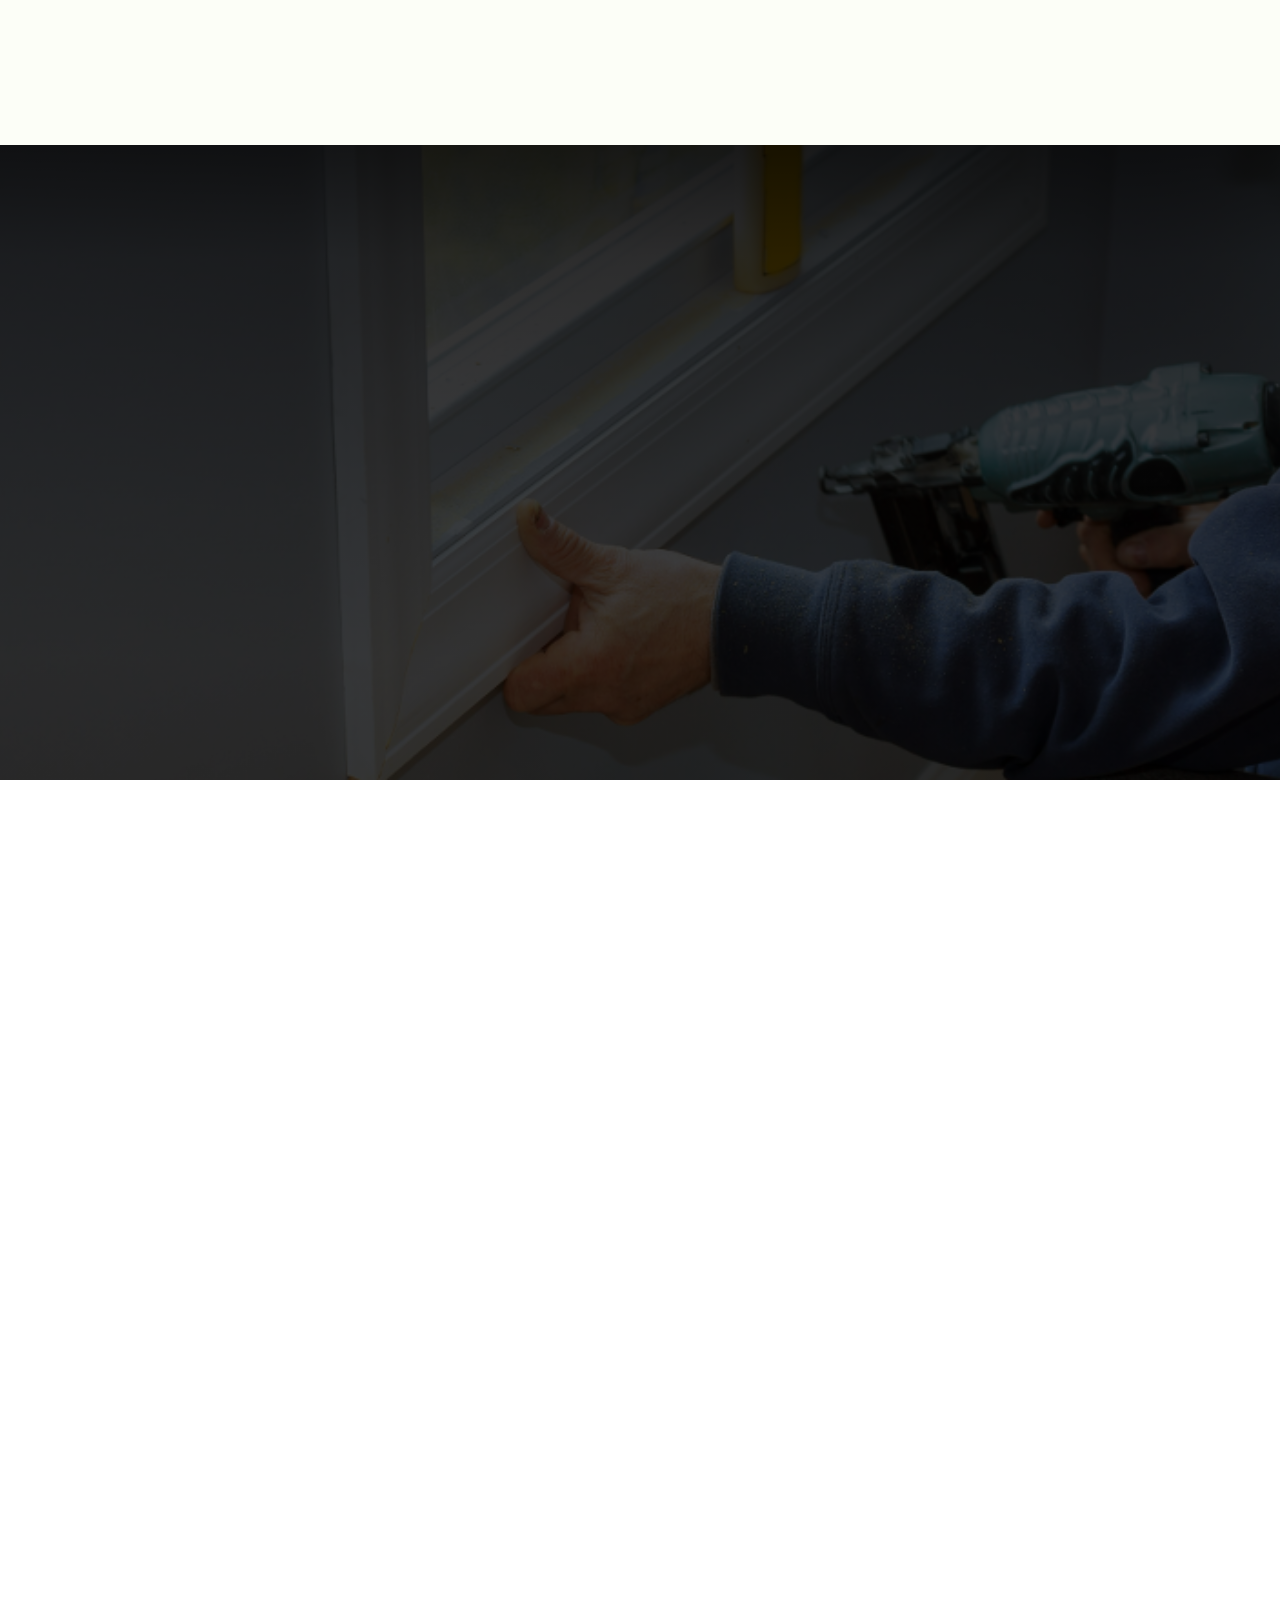
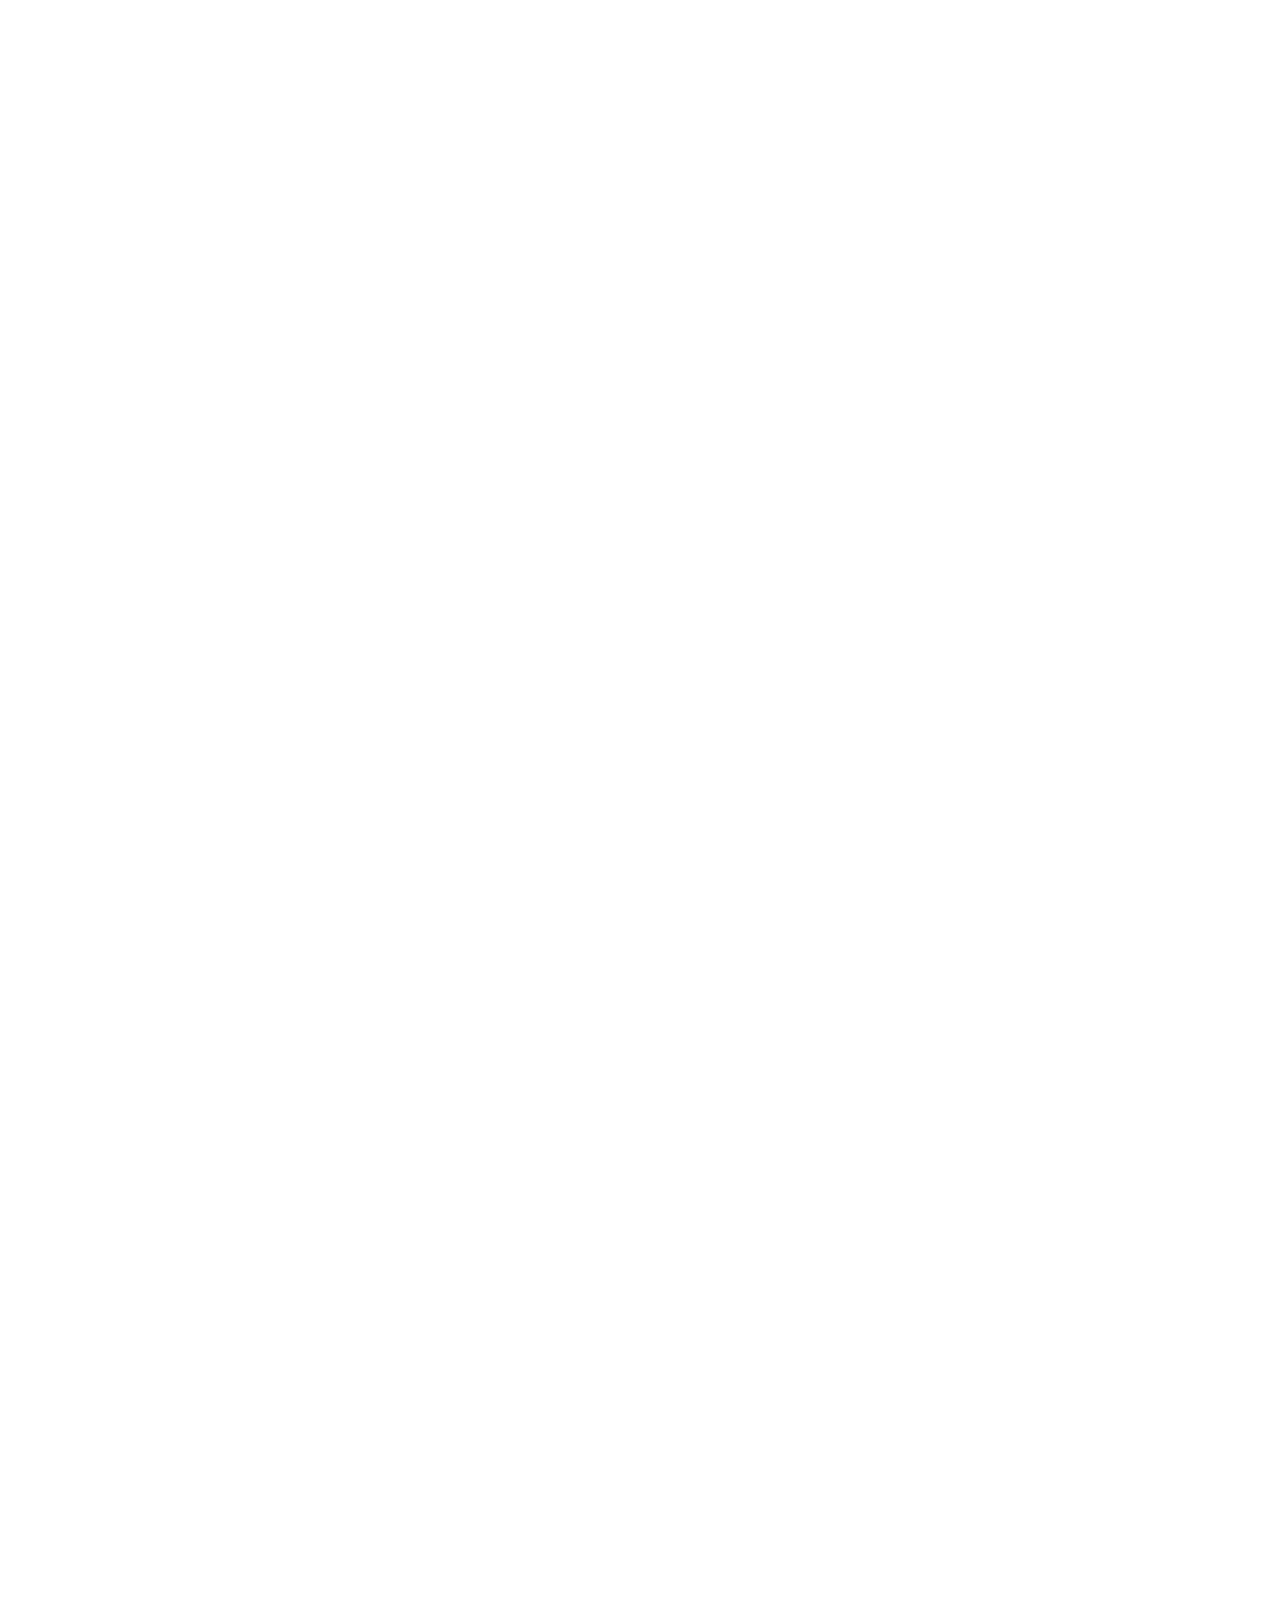
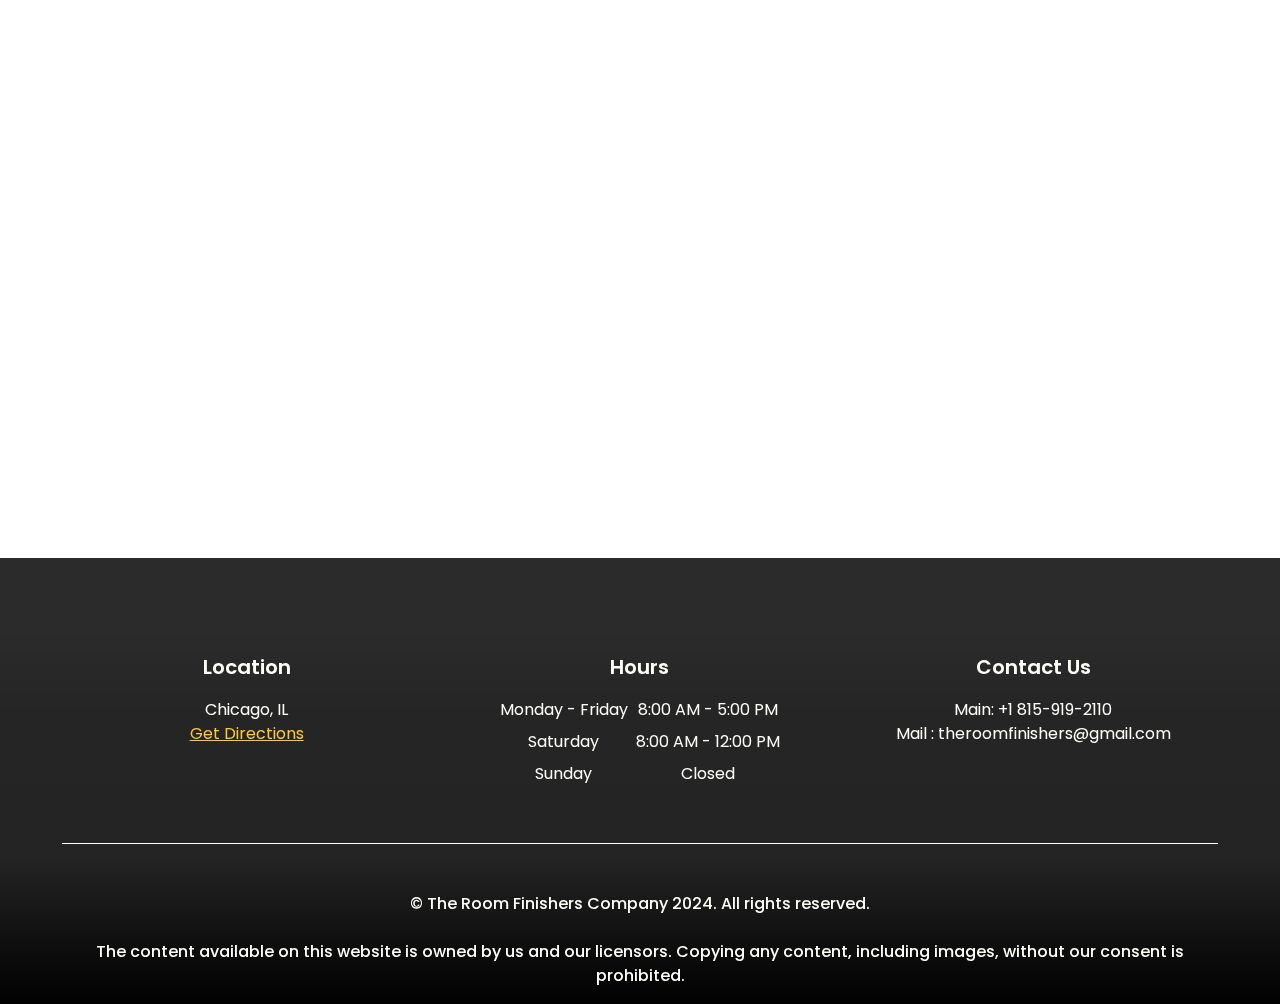
<file: window-trim-seat-painting.html>
<!DOCTYPE html>
<html lang="en">

<head>
    <meta charset="UTF-8">
    <meta http-equiv="X-UA-Compatible" content="IE=edge">
    <meta name="viewport" content="width=device-width, initial-scale=1 maximum-scale=1.0, user-scalable=no">
    <title>
        Window trim in Chicago, IL | The Room Finishers
    </title>

    <meta name="description"
        content="At The Room Finishers, we specialize in top-quality painting solutions to elevate your space. From interior makeovers to exterior transformations, trust our experts to bring your vision to life. Contact us today for a consultation!">

    <meta name="keywords" content="Painting services, Interior painting, Exterior painting, Residential painting, Commercial painting, Chicago painting company, Professional painters, House painters, Painting contractors, Home improvement">

    <meta name="format-detection" content="telephone=no">

    <!-- CSS -->
    <link rel="stylesheet" href="/css/index.css">

    <link rel="stylesheet" href="https://cdnjs.cloudflare.com/ajax/libs/font-awesome/6.2.1/css/all.min.css"
        integrity="sha512-MV7K8+y+gLIBoVD59lQIYicR65iaqukzvf/nwasF0nqhPay5w/9lJmVM2hMDcnK1OnMGCdVK+iQrJ7lzPJQd1w=="
        crossorigin="anonymous" referrerpolicy="no-referrer">

    <link rel="apple-touch-icon" sizes="180x180" href="/img/apple-touch-icon.png">
    <link rel="icon" type="image/png" sizes="32x32" href="/img/favicon-32x32.png">
    <link rel="icon" type="image/png" sizes="16x16" href="/img/favicon-16x16.png">
    <link rel="manifest" href="/img/site.webmanifest">
</head>

<body>
    <!-- Navbar and Hero Section -->
    <section class="nav-hero position-relative" style="overflow: visible !important; overflow-x: hidden;">
        <!-- Upper Navbar -->
        <div class="top-information-div">
            <div class="container">
                <div class="top-information" data-aos="fade-down">
                    <div class=" text-md-start">
                        <div class="d-flex align-center gap-2">
                            <p class="fs-24 fw-600 text-secondary">5.0</p>
                            <p class="fs-24 text-secondary">
                                <i class="fa-solid fa-star"></i>
                                <i class="fa-solid fa-star"></i>
                                <i class="fa-solid fa-star"></i>
                                <i class="fa-solid fa-star"></i>
                                <i class="fa-solid fa-star"></i>
                            </p>
                        </div>

                        <p class="fw-600 fs-22 d-md-block d-none">Chicago, IL</p>
                    </div>
                    <div class="d-xl-block d-none">
                        <a title="Homepage Navigation" href="/index.html"><img class="logo" src="/img/logo.png"
                                alt="Top Logo"></a>
                        <p class="fw-500 mb-2 text-capitalize" style="font-size: 14px;">
                            The Trusted Painting Shop In Chicago, IL
                        </p>
                    </div>
                                  <div class="text-md-end d-flex justify-content-md-end d-md-block d-none">
                            <a class="phone fw-700 text-dark" title="The room finishers number" href="tel:+18159192110">
                                +1 815-919-2110
                            </a>
                            <a class="btn btn-primary px-4 py-2 mb-2" href="/contact.html">
                                Request an Estimate
                            </a>
                        </div>
                </div>
            </div>
        </div>

        <!-- Navbar -->
        <nav class="navbar navbar-expand-xl navbar-dark" data-aos="fade-down">
            <div class="container">
                <!-- Logo Section (visible on extra large screens) -->
                <div class="logo-section d-xl-none d-inline">
                    <a title="Logo Navigation" href="/index.html"><img class="logo" src="/img/logo.png"
                            alt="Logo Image"></a>
                </div>
                <!-- Navbar Toggler for mobile -->
                <button class="navbar-toggler" type="button" data-bs-toggle="offcanvas"
                    data-bs-target="#offcanvasResponsive" aria-controls="offcanvasResponsive">
                    <i class="fa-solid fa-bars text-dark"></i>
                </button>

                <!-- Offcanvas for mobile -->
                <div class="offcanvas-xl offcanvas-end w-100" tabindex="-1" id="offcanvasResponsive"
                    aria-labelledby="offcanvasResponsiveLabel">
                    <div class="offcanvas-header bg-dark">
                        <!-- Logo Section (visible on extra large screens, within offcanvas) -->
                        <div class="logo-section mb-0 d-xl-none d-inline">
                            <a title="Homepage Navigation" href="/index.html"><img class="logo"
                                    src="/img/footer-logo.png" alt="Canvas Logo"></a>
                        </div>

                        <!-- Close Button for offcanvas -->
                        <button type="button" class="btn-close btn-close-white" data-bs-dismiss="offcanvas"
                            data-bs-target="#offcanvasResponsive" aria-label="Close"></button>
                    </div>

                    <!-- Offcanvas Body (contains the navigation) -->
                    <div class="offcanvas-body w-100">
                        <!-- Navbar Nav -->
                        <ul class="navbar-nav w-100 mb-2 mb-lg-0">
                            <!-- First Navigation -->
                            <li class="nav-item">
                                <a class="nav-link" title="Home" href="/index.html">Home</a>
                            </li>

                            <!-- Second Navigation -->
                            <li class="nav-item dropdown">
                                <a class="nav-link dropdown-toggle" href="#" role="button" data-bs-toggle="dropdown"
                                    aria-expanded="false">
                                    Services
                                </a>
                                <ul class="dropdown-menu">
                                    <li>
                                        <a title="Exterior painting" class="dropdown-item"
                                            href="/exterior-painting.html">
                                            Exterior painting
                                        </a>
                                    </li>
                                    <li>
                                        <a title="Kitchen cabinet painting" class="dropdown-item"
                                            href="kitchen-cabinet-painting.html">
                                            Kitchen cabinet painting
                                        </a>
                                    </li>


                                    <li>
                                        <a title="Shiplap installation" class="dropdown-item"
                                            href="/shiplap-installation.html">
                                            Shiplap installation
                                        </a>
                                    </li>
                                    <li>
                                        <a title="Drywall installation" class="dropdown-item"
                                            href="/drywall-installation.html">
                                            Drywall installation
                                        </a>
                                    </li>
                                    <li>
                                        <a title="Window Trim & Seat Painting" class="dropdown-item"
                                            href="/window-trim-seat-painting.html">
                                            Window Trim & Seat Painting
                                        </a>
                                    </li>
                                </ul>
                            </li>


                            <li class=" nav-item">
                                <a class="nav-link" title="Reviews" href="/about.html">About Us</a>
                            </li>


                            



                            <li class="nav-item">
                                <a class="nav-link" title="Contact" href="/contact.html">Contact</a>
                            </li>


                            <!-- Call Now Button (visible on extra large screens, within offcanvas) -->
                            <a title="Call Now"
                                class="btn btn-primary d-xl-none d-flex justify-content-center col-12 mt-4 fs-17 text-uppercase py-3"
                                href="tel:+18159192110">
                                Call Now
                            </a>
                    </div>
                </div>
            </div>
            <!-- /Container -->
        </nav>
        <!-- /Navbar -->




        <!-- Hero Section -->
        <div class="hero" data-aos="fade-down">
            <!-- Container for Hero Content -->
            <div class="container hero-content">

                <!-- Main Heading -->
                <div class="d-flex justify-content-center mb-3">
                    <p class="text-white open-statement px-3 py-2 rounded-pill open-status" style="width: fit-content;">
                        Opens: 08:00 AM
                    </p>
                </div>

                <h1 class="text-center">
                    Window Trim & Seat Painting | The Room Finishers
                </h1>

                <!-- Hero Information -->
                <p class="hero-info">
                    Fast and Reliable |  Family Owned
                </p>

                <!-- Call to Action Buttons -->
                <div class="d-flex mt-lg-5 mt-4 justify-content-center">
                    <div class="mt-2 text-center d-flex flex-sm-row flex-column">
                        <!-- Call Now Button -->
                        <a title="Call Now to Learn More"
                            class="btn btn-danger border-3 rounded-1 fs-19 text-uppercase px-5 fw-600 mb-sm-0 mb-4"
                            href="tel:+18159192110">+1 815-919-2110
                        </a>

                        <!-- Secondary Button -->

                    </div>
                </div>
            </div>
        </div>
        <!-- /Hero Section -->


        <!-- Background Image behind hero sections -->
        <img class="hero-img" src="/img/window-trim-hero.jpg" alt="Hero background Image">
    </section>


    
    <!-- About -->
    <section id="about" class="about-us light-section position-relative" data-aos="fade-up">
        <div class="container pt-4">
            <div class="about-us-flex opposite">
                <!-- Information Side -->
                <div class="info-div">
                    <p class="sub-header">Painting & Flooring Company</p>
                    <h2 class="header">
                        Professional Shiplap installation shop in Chicago, IL
                    </h2>
                    <p class="mb-3">
                        At The Room Finishers in Chicago, IL, we offer professional window trim and seat painting
                        services to enhance the appearance of your home. Our skilled team provides meticulous painting
                        services for window trims and seats, ensuring a fresh and polished look. Trust us to transform
                        your interior spaces with our quality craftsmanship and attention to detail. Contact us today to
                        schedule your window trim and seat painting service and revitalize your home.
                        <br>
                        <br>
                        <ul>
                            <li>Surface Preparation</li>
                            <li>Trim Detailing</li>
                            <li>Color Matching</li>
                            <li>Precision Painting</li>
                            <li>Sealing Protection</li>
                            <li>Quality Assurance</li>
                            <li>Finish Touches</li>
                            <li>Edging Precision</li>
                          </ul>
                          



                    Contact us today to schedule your window trim! We'll breathe new life into your space
                    with our professional painting and refacing services. Get in touch now to transform your
                    rooms!<br>
                    <br>

                    </p>
                    <a title="Call Now" class="btn btn-primary rounded-1 px-5 fs-20 mt-3 fw-600"
                        href="tel:+18159192110">
                        Call Now
                    </a>
                </div>

                <!-- Img Side -->
                <div class="img-div">
                    <img class="main-img" src="/img/trimming-long.jpg" alt="About Us Img 1">
                    <img class="add-on-img" src="/img/window-trim-hero.jpg" alt="About Us Image">
                </div>
            </div>
        </div>
    </section>


       <!-- Services Start -->
       <section class="services bg-success light-section" data-aos="fade-up">
        <div class="container">
            <h2 class="header text-center">Our Services</h2>
            <div class="service-grid">
                <div class="service">
                    <div class="info-div pt-5">
                        <div class="icon-div">
                            <img src="/img/ext-1.png" alt="Exterior Painting">
                        </div>
                        <img class="bg-icon" src="/img/ext-1.png" alt="Exterior Painting">
                        <h4 class="service-name">Exterior painting</h4>
                    </div>
                    <div class="img-div">
                        <div class="phone-icon">
                            <a title="Call now for free estimate" href="tel:+18159192110"><i
                                    class="fa-solid fa-phone-volume"></i></a>
                        </div>
                        <!-- <img src="/img/service-1.jpg" alt="videoModal"> -->
                        <p>
                            Renew your home's exterior with our top-notch painting service. Trust The Room Finishers for
                            quality results.
                        </p>
                        <a class="btn-light btn py-1 fw-500 mt-3" title="Exterior Painting"
                            href="/exterior-painting.html">
                            Learn More <i class="fa-solid fa-arrow-right ms-1"></i>
                        </a>
                    </div>
                </div>

                <div class="service">
                    <div class="info-div ">
                        <div class="icon-div">
                            <img src="/img/kitchen-cabinet.png" alt="Kitchen cabinet painting">
                        </div>
                        <img class="bg-icon" src="/img/kitchen-cabinet.png" alt="Kitchen cabinet painting">
                        <h4 class="service-name ">Kitchen cabinet painting</h4>

                    </div>

                    <div class="img-div">
                        <div class="phone-icon">
                            <a title="Call now for free estimate" href="tel:+18159192110"><i
                                    class="fa-solid fa-phone-volume"></i></a>
                        </div>
                        <!-- <img src="/img/service-2.jpg" alt="service2"> -->
                        <p>
                            Transform your kitchen with our cabinet painting services at The Room Finishers. Renew your
                            space effortlessly.
                        </p>
                        <a class="btn-light btn py-1 fw-500 mt-3" title="Kitchen Cabinet paintings"
                            href="/kitchen-cabinet-painting.html">
                            Learn More <i class="fa-solid fa-arrow-right ms-1"></i>
                        </a>
                    </div>
                </div>


                <div class="service">
                    <div class="info-div pt-5">
                        <div class="icon-div">
                            <img src="/img/open-wall.png" alt="Open Walls">
                        </div>
                        <img class="bg-icon" src="/img/open-wall.png" alt="Open Walls">
                        <h4 class="service-name">Open Walls</h4>
                    </div>
                    <div class="img-div">
                        <div class="phone-icon">
                            <a title="Call now for free estimate" href="tel:+18159192110"><i
                                    class="fa-solid fa-phone-volume"></i></a>
                        </div>
                        <!-- <img src="/img/service-3.jpg" alt="service3"> -->
                        <p>
                            Enhance your living space by opening up walls with our services at The Room Finishers.
                            Experience a more spacious and inviting home.
                        </p>
                        <a class="btn-light btn py-1 fw-500 mt-3" title="Open Walls"
                            href="/about.html">
                            Learn More <i class="fa-solid fa-arrow-right ms-1"></i>
                        </a>
                    </div>
                </div>

                <div class="service">
                    <div class="info-div pt-5">
                        <div class="icon-div">
                            <img src="/img/dining-room.png" alt="Dining room painting">
                        </div>
                        <img class="bg-icon" src="/img/dining-room.png" alt="Dining room painting">
                        <h4 class="service-name">Dining room painting</h4>
                    </div>
                    <div class="img-div">
                        <div class="phone-icon">
                            <a title="Call now for free estimate" href="tel:+18159192110"><i
                                    class="fa-solid fa-phone-volume"></i></a>
                        </div>
                        <!-- <img src="/img/service-3.jpg" alt="service3"> -->
                        <p>
                            Renew your dining room with our painting service at The Room Finishers. Create a cozy,
                            inviting atmosphere without any fuss.
                        </p>
                        <a class="btn-light btn py-1 fw-500 mt-3" title="Dining room painting"
                            href="/about.html">
                            Learn More <i class="fa-solid fa-arrow-right ms-1"></i>
                        </a>
                    </div>
                </div>

                <div class="service">
                    <div class="info-div pt-5">
                        <div class="icon-div">
                            <img src="/img/bedroom-service.png" alt="Bedroom painting">
                        </div>
                        <img class="bg-icon" src="/img/bedroom-service.png" alt="Bedroom painting">
                        <h4 class="service-name">Bedroom painting</h4>
                    </div>
                    <div class="img-div">
                        <div class="phone-icon">
                            <a title="Call now for free estimate" href="tel:+18159192110"><i
                                    class="fa-solid fa-phone-volume"></i></a>
                        </div>
                        <!-- <img src="/img/service-3.jpg" alt="service3"> -->
                        <p>
                            Transform your bedroom with our painting services at The Room Finishers. Create a soothing
                            retreat tailored to your style and preferences.
                        </p>
                        <a class="btn-light btn py-1 fw-500 mt-3" title="Bedroom painting"
                            href="/about.html">
                            Learn More <i class="fa-solid fa-arrow-right ms-1"></i>
                        </a>
                    </div>
                </div>

                <div class="service">
                    <div class="info-div pt-5">
                        <div class="icon-div">
                            <img src="/img/shiplap.png" alt="Shiplap installation">
                        </div>
                        <img class="bg-icon" src="/img/shiplap.png" alt="Shiplap installation">
                        <h4 class="service-name">Shiplap installation</h4>
                    </div>
                    <div class="img-div">
                        <div class="phone-icon">
                            <a title="Call now for free estimate" href="tel:+18159192110"><i
                                    class="fa-solid fa-phone-volume"></i></a>
                        </div>
                        <!-- <img src="/img/service-3.jpg" alt="service3"> -->
                        <p>
                            Enhance your space with shiplap installation by The Room Finishers. Add timeless charm and
                            character to any room effortlessly.
                        </p>
                        <a class="btn-light btn py-1 fw-500 mt-3" title="shiplap installation"
                            href="/shiplap-installation.html">
                            Learn More <i class="fa-solid fa-arrow-right ms-1"></i>
                        </a>
                    </div>
                </div>

                <div class="service">
                    <div class="info-div pt-5">
                        <div class="icon-div">
                            <img src="/img/stairway.png" alt="STAIRWAY & STAIRWELL PAINTING">
                        </div>
                        <img class="bg-icon" src="/img/stairway.png" alt="STAIRWAY & STAIRWELL PAINTING">
                        <h4 class="service-name">Stairway & Stairwell Painting</h4>
                    </div>
                    <div class="img-div">
                        <div class="phone-icon">
                            <a title="Call now for free estimate" href="tel:+18159192110"><i
                                    class="fa-solid fa-phone-volume"></i></a>
                        </div>
                        <!-- <img src="/img/service-3.jpg" alt="service3"> -->
                        <p>
                            Transform your stairways with expert paintings by The Room Finishers. Elevate your home's
                            ambiance with our personalized service and craftsmanship. Contact us today.
                        </p>
                        <a class="btn-light btn py-1 fw-500 mt-3" title="Stairway & Stairwell paintings"
                            href="/about.html">
                            Learn More <i class="fa-solid fa-arrow-right ms-1"></i>
                        </a>
                    </div>
                </div>

                <div class="service">
                    <div class="info-div pt-5">
                        <div class="icon-div">
                            <img src="/img/window-service.png" alt="WINDOW TRIM AND SEAT PAINTING">
                        </div>
                        <img class="bg-icon" src="/img/window-service.png" alt="WINDOW TRIM AND SEAT PAINTING">
                        <h4 class="service-name">Window Trim and Seat Painting</h4>
                    </div>
                    <div class="img-div">
                        <div class="phone-icon">
                            <a title="Call now for free estimate" href="tel:+18159192110"><i
                                    class="fa-solid fa-phone-volume"></i></a>
                        </div>
                        <!-- <img src="/img/service-3.jpg" alt="service3"> -->
                        <p>
                            Renew your home with Window Trim and Seat Painting by The Room Finishers! Contact us now to
                            schedule your service.
                        </p>
                        <a class="btn-light btn py-1 fw-500 mt-3" title="Window Trim and Seat Painting"
                            href="/window-trim-seat-painting.html">
                            Learn More <i class="fa-solid fa-arrow-right ms-1"></i>
                        </a>
                    </div>
                </div>

                <div class="service">
                    <div class="info-div pt-5">
                        <div class="icon-div">
                            <img src="/img/remodel.png" alt="Business Remodel ">
                        </div>
                        <img class="bg-icon" src="/img/remodel.png" alt="Business Remodel ">
                        <h4 class="service-name">Business Remodel </h4>
                    </div>
                    <div class="img-div">
                        <div class="phone-icon">
                            <a title="Call now for free estimate" href="tel:+18159192110"><i
                                    class="fa-solid fa-phone-volume"></i></a>
                        </div>
                        <!-- <img src="/img/service-3.jpg" alt="service3"> -->
                        <p>
                            Renovate your small business with our remodeling services! Reach out today to begin your
                            transformation.
                        </p>
                        <a class="btn-light btn py-1 fw-500 mt-3" title="Window Trim and Seat Painting"
                            href="/about.html">
                            Learn More <i class="fa-solid fa-arrow-right ms-1"></i>
                        </a>
                    </div>
                </div>

                <div class="service">
                    <div class="info-div pt-5">
                        <div class="icon-div">
                            <img src="/img/flooring.webp" alt="Floor installation ">
                        </div>
                        <img class="bg-icon" src="/img/flooring.webp" alt="Floor installation ">
                        <h4 class="service-name">Floor installation </h4>
                    </div>
                    <div class="img-div">
                        <div class="phone-icon">
                            <a title="Call now for free estimate" href="tel:+18159192110"><i
                                    class="fa-solid fa-phone-volume"></i></a>
                        </div>
                        <!-- <img src="/img/service-3.jpg" alt="service3"> -->
                        <p>
                            "Upgrade your space with professional Floor installation services. Contact us to enhance
                            your floors!"
                        </p>
                        <a class="btn-light btn py-1 fw-500 mt-3" title="Flooring installation"
                            href="/about.html">
                            Learn More <i class="fa-solid fa-arrow-right ms-1"></i>
                        </a>
                    </div>
                </div>

                <div class="service">
                    <div class="info-div pt-5">
                        <div class="icon-div">
                            <img src="/img/dry-wall.png" alt="DRYWALL INSTALLATION ">
                        </div>
                        <img class="bg-icon" src="/img/dry-wall.png" alt="DRYWALL INSTALLATION ">
                        <h4 class="service-name">Drywall installation </h4>
                    </div>
                    <div class="img-div">
                        <div class="phone-icon">
                            <a title="Call now for free estimate" href="tel:+18159192110"><i
                                    class="fa-solid fa-phone-volume"></i></a>
                        </div>
                        <!-- <img src="/img/service-3.jpg" alt="service3"> -->
                        <p>
                            Upgrade your walls with professional drywall installation services. Contact us to enhance
                            your space
                        </p>
                        <a class="btn-light btn py-1 fw-500 mt-3" title="DRYWALL INSTALLATION"
                            href="/drywall-installation.html">
                            Learn More <i class="fa-solid fa-arrow-right ms-1"></i>
                        </a>
                    </div>
                </div>

                <div class="service">
                    <div class="info-div pt-5">
                        <div class="icon-div">
                            <img src="/img/basement-painting.png" alt="Basement Paiting">
                        </div>
                        <img class="bg-icon" src="/img/basement-painting.png" alt="Basement Paiting">
                        <h4 class="service-name">Basement Paiting</h4>
                    </div>
                    <div class="img-div">
                        <div class="phone-icon">
                            <a title="Call now for free estimate" href="tel:+18159192110"><i
                                    class="fa-solid fa-phone-volume"></i></a>
                        </div>
                        <!-- <img src="/img/service-3.jpg" alt="service3"> -->
                        <p>
                            Transform your basement with our expert painting services. Contact us to give your space a
                            fresh new look
                        </p>
                        <a class="btn-light btn py-1 fw-500 mt-3" title="DRYWALL INSTALLATION"
                            href="/about.html">
                            Learn More <i class="fa-solid fa-arrow-right ms-1"></i>
                        </a>
                    </div>
                </div>


            </div>
        </div>
    </section>
    <!-- Services End -->


    <!-- Footer -->
    <footer class="position-relative pt-3">
        <div class="container mt-5">
            <div class="row fw-500 fs-16">

                <!-- Column 1 -->
                 <div class="col-lg col-md-4 col-12 mb-lg-0 mb-4 footer-col text-left">
                    <!-- Footer Title -->
                    <p class="mb-3 fw-600 text-center footer-headline">
                        <i class="fa-solid fa-location-dot fs-20 text-primary"></i>
                        <br>
                        Location
                    </p>
                    <!-- Homepage Sections -->
                    <div class="footer-nav">
                        <p>
                            Chicago, IL <br>
                            <a class="text-decoration-underline text-secondary" target="_blank" title="Get Directions"
                                href="https://www.google.com/maps/dir//Chicago,+IL,+USA/@41.8332617,-88.0616061,10z/data=!4m18!1m8!3m7!1s0x880e2c3cd0f4cbed:0xafe0a6ad09c0c000!2sChicago,+IL,+USA!3b1!8m2!3d41.8781136!4d-87.6297982!16zL20vMDFfZDQ!4m8!1m0!1m5!1m1!1s0x880e2c3cd0f4cbed:0xafe0a6ad09c0c000!2m2!1d-87.6297982!2d41.8781136!3e4?entry=ttu">
                                Get Directions
                            </a>
                        </p>
                    </div>
                </div>

                <!-- Column 2 -->
                <div class="col-lg col-md-4 col-12 mb-lg-0 mb-4 footer-col">
                    <!-- Footer Title -->
                    <p class="mb-3 fw-600 text-center footer-headline">
                        <i class="fa-regular fa-clock fs-20 text-primary"></i>
                        <br>
                        Hours
                    </p>
                    <!-- Homepage Sections -->
                    <div class="footer-nav">
                        <div class="d-flex justify-content-center gap-2">
                            <div>
                                <p class="mb-2">Monday - Friday</p>
                                <p class="mb-2">Saturday</p>
                                <p class="mb-0">Sunday</p>
                            </div>
                            <div>
                                <p class="mb-2">8:00 AM - 5:00 PM</p>
                                <p class="mb-2">8:00 AM - 12:00 PM </p>
                                <p>Closed </p>
                            </div>
                        </div>
                    </div>
                </div>

                <!-- Column 3 -->
                <div class="col-lg col-md-4 col-12 mb-lg-0 mb-4 footer-col">
                    <!-- Footer Title -->
                    <p class="mb-3 fw-600 footer-headline text-center text-white">

                        <i class="fa-solid fa-bullhorn text-primary"></i>
                        <br>
                        Contact Us
                    </p>
                    <div class="footer-nav">
                        <!-- Phone Number -->
                        <p>
                            Main: <a class="text-white" title="Main Phone Number" href="tel:+18159192110">
                                +1 815-919-2110

                            </a>
                            <br>
                            Mail : 
                            <a class="text-white" href="tel:+15164862075">
                                theroomfinishers@gmail.com
                            </a>
                        </p>

                    </div>
                </div>
            </div>
            <hr class="mt-4" />

            <p class="pt-2 pb-3 fw-500 text-white text-center border-1 border-top border-white pt-5">&copy;
                The Room Finishers Company 2024. All rights reserved.</p>
            <p class="pt-2 pb-3 fw-500 text-white text-center">The content available on this website is owned by us
                and
                our licensors. Copying any content, including images, without our consent is prohibited.</p>
        </div>
    </footer>


    <!-- Scripts -->
    <script src="https://code.jquery.com/jquery-3.6.1.min.js"
        integrity="sha256-o88AwQnZB+VDvE9tvIXrMQaPlFFSUTR+nldQm1LuPXQ=" crossorigin="anonymous"></script>


    <script src="/js/index.js"></script>
</body>

</html>
</file>
<file: css/index.css>
@import "/css/custom.css";
@import "/css/extra.css";

/* Top Information */
@media (max-width: 768px) {
  .top-information-div{
  border-bottom: 2px solid var(--info);
  }
}
.top-information {
  display: grid;
  grid-template-columns: 1fr 2fr 1fr;
  align-items: center;
}

@media (max-width: 1200px) {
  .top-information {
    display: flex;
    justify-content: space-between;
    padding: 1rem 0;
  }
}

.top-information div {
  text-align: center;
  color: var(--dark);
}

.top-information div .phone {
  font-size: 22px;
}

@media (max-width: 768px) {
  .top-information {
    justify-content: center;
  }
  .top-information div .phone {
    font-size: 18px;
  }
}

@media (max-width: 1200px) {
  .top-information-div {
   background-color: var(--dark);
  }
.top-information div,  .top-information div a {
  color: var(--white) !important;
}
}

/* Top Navbar Section */

.top-information i{
  color: var(--upper-nav-icon-color);
}

/* Navbar */
nav {
  z-index: 2;
  width: 100%;
  height: fit-content;
}

@media (max-width: 1200px) {
  nav {
    padding: 16px 0;
  }
}

nav .navbar-nav {
  display: flex;
  flex-direction: row;
  justify-content: center;
  align-self: center;
}

@media (max-width: 1200px) {
  nav .navbar-nav {
    flex-direction: column;
  }
}

nav .navbar-nav .nav-link {
  color: var(--navigation-link-color);
  font-size: 16px;
  font-weight: 600;
  text-transform: uppercase;
  margin-right: 2rem;
  border-bottom: 4px solid transparent;
  transition: all 0.7s;
  text-decoration: var(--navigation-link-text-decoration);
  background: var(--navigation-link-background);
}

@media (max-width: 1400px) {
  nav .navbar-nav .nav-link {
    margin-right: 1rem;
  }
}

nav .navbar-nav .nav-link:hover {
  color: var(--navigation-link-hover-color);
  border-bottom: 3px solid var(--navigation-link-border-color);
}

@media (max-width: 1400px) {
  nav .navbar-nav .nav-link {
    font-size: 15px;
  }
}

@media (max-width: 1200px) {
  nav .navbar-nav .nav-link {
    color: var(--dark);
    text-align: center;
  }
}

.logo {
  width: 30rem;
  /* min-height: 15rem; */
  padding: 1rem 0;
  max-height: 30rem;
  object-fit: contain;
  /* filter: drop-shadow(0 0 1rem rgba(0, 0, 0, 0.5)); */
}

@media (max-width: 1400px) {
  .logo {
    width:20rem;
  }
}

@media (max-width: 1200px) {
  .logo {
    width: 95%;
    min-height: inherit;
    padding: 1rem 0;
  }

  .logo-section {
    width: 21rem;
    max-width: calc(100% - 65px);
  }
}

@media (max-width: 768px) {
  .logo {
    width: 92%;
  }
  
  .logo-section {
    width: 18rem;
    max-width: calc(100% - 65px);
  }
}

/* Overall Navbar and Hero Section */
.nav-hero {
  width: 100%;
  height: auto;
  position: relative;
}

@media (max-width: 1200px) {
  .nav-hero {
    height: auto;
  }
}

.nav-hero::after {
  position: absolute;
  content: "";
  background: var(--hero-overlay);
  width: 100%;
  height: 100%;
  top: 0;
  left: 0;
  z-index: -1;
}

.nav-hero .hero,
.nav-hero .inner-hero {
  width: 100%;
}

.nav-hero .hero .btn-primary {
  border: 2px solid #ff4500 !important;
  background-color: #ff4500 !important;
  color: #ff4500 !important;
  transition: all 0.3s
}

.nav-hero .hero .btn-primary:hover {
  border: 2px solid #ff4500 !important;
  background-color: transparent !important;
  color:#ff4500 !important;
}

.nav-hero .hero .btn-secondary {
  border: 2px solid#ff4500!important;
  background-color:#ff4500 !important;
  color: #ff4500!important;
}

.nav-hero .hero .btn-secondary:hover {
  border: 2px solid #ff4500!important;
  background-color: #ff4500 !important;
  color: var(--hero-secondary-button-text-color) !important;
}

@media (max-width: 1200px) {

  .nav-hero .hero,
  .nav-hero .inner-hero {
    margin-top: 3rem;
  }
}

.nav-hero .hero .hero-content,
.nav-hero .inner-hero .hero-content {
  padding: 3rem 0rem 10rem;
}

@media (max-width: 1200px) {

  .nav-hero .hero .hero-content,
  .nav-hero .inner-hero .hero-content {
    padding: 0rem 0rem 7rem;
  }
}

.nav-hero .hero h1,
.nav-hero .hero .h1,
.nav-hero .inner-hero h1,
.nav-hero .inner-hero .h1 {
  width: 95%;
  margin: 0 auto;
  text-transform: capitalize;
  color: var(--hero-heading-color);
  padding: 0 2rem;
  text-shadow: 0 0 8px var(--dark);
  font-weight: var(--hero-font-weight);
  font-size: var(--hero-font-size);
  line-height: 60px;
  margin-bottom: 2.5rem;
}

.nav-hero .hero h1 span {
  color: var(--hero-highlighted-text);
  font-weight: var(--hero-highlighted-text-font-weight);
}


@media (max-width: 768px) {

  .nav-hero .hero h1,
  .nav-hero .hero .h1,
  .nav-hero .inner-hero h1,
  .nav-hero .inner-hero .h1 {
    width: 100%;
    padding: 0 0rem;
    font-size: 40px;
  }
}

@media (max-width: 576px) {

  .nav-hero .hero h1,
  .nav-hero .hero .h1,
  .nav-hero .inner-hero h1,
  .nav-hero .inner-hero .h1 {
    font-size: 35px;
    margin-bottom: 1rem;
    line-height: inherit;
  }
}

.nav-hero .hero .hero-info,
.nav-hero .inner-hero .hero-info {
  width: 85%;
  margin: 0 auto;
  font-size: var(--hero-paragraph-font-size);
  color: var(--hero-paragraph-color);
  font-weight: 500;
  text-align: center;
  margin-top: 2rem;
  margin-bottom: 2rem;
  text-transform: capitalize;
}

@media (max-width: 576px) {

  .nav-hero .hero .hero-info,
  .nav-hero .inner-hero .hero-info {
    margin-top: 0.5rem;
    width: 95%;
    font-size: 18px;
  }
}

.nav-hero .hero-img {
  position: absolute;
  width: 100%;
  height: 100%;
  top: 0;
  object-fit: cover;
  z-index: -1;
}

/* Ratings Section Below Hero */
.ratings-div {
  margin-top: -8rem;
}

.ratings-div .ratings-grid {
  display: grid;
  grid-template-columns: repeat(3, 1fr);
  gap: 3.5rem;
  background-color: var(--light-section-background);
  box-shadow: 0 3px 20px rgba(0, 0, 0, 0.1);
  border-radius: 8px;
  width: 65%;
}

@media (max-width: 992px) {
  .ratings-div .ratings-grid {
    grid-template-columns: repeat(2, 1fr);
    gap: 2.2rem;
  }
}

@media (max-width: 576px) {
  .ratings-div .ratings-grid {
    grid-template-columns: repeat(1, 1fr);
    gap: 2.2rem;
    width: 90%;
  }
}

.ratings-div .ratings-grid .ratings-card {
  border: none;
  border-radius: 12px;
  margin-bottom: 10px;
  padding: 1.5rem 1rem;
  display: flex;
  align-items: center;
  flex-direction: column;
  transition: all 0.5s;
}

.ratings-div .ratings-grid .ratings-card:hover {
  background-color: var(--white);
}

.ratings-div .ratings-grid .ratings-card img {
  width: 70px;
  height: 70px;
  margin-bottom: 1rem;
}

.ratings-div .ratings-grid .ratings-card h4,
.ratings-div .ratings-grid .ratings-card .h4 {
  font-size: 1.2rem;
  font-weight: 500;
}

.ratings-div .ratings-grid .ratings-card .ratings {
  font-size: 0.85rem;
  line-height: 24px;
  color: #FF9529;
  /*Ratings Color*/
  margin-top: 0.5rem;
}

.ratings-div .ratings-grid .ratings-card .ratings i {
  font-size: 20px;
}

@media (min-width: 576px) and (max-width: 992px) {
  .ratings-div .ratings-grid>*:nth-child(3) {
    grid-column: span 2;
    /* Makes it take full width in second row */
  }
}


/* Services Section */

.services {
  padding: 4rem 0;
}

.services .service-grid {
  display: grid;
  grid-template-columns: repeat(3, 1fr);
  gap: 2rem;
}

@media (max-width: 1200px) {
  .services .service-grid {
    grid-template-columns: repeat(2, 1fr);
  }
}

@media (max-width: 768px) {
  .services .service-grid {
    grid-template-columns: repeat(1, 1fr);
  }
}

.services .service-grid .service {
  padding-bottom: 1%;
  border-radius: 20px;
  overflow: hidden;
  transition: all ease 0.5s;
  box-shadow: rgba(100, 100, 111, 0.2) 0px 7px 29px 0px;
}

.services .service-grid .service:hover {
  transform: scale(1.03)
}

.services .service-grid .service:nth-child(odd) {
  background-color: var(--service-background-color-1);
}

.services .service-grid .service:nth-child(even) {
  background-color: var(--service-background-color-2);
}

.services .service-grid .service .info-div {
  position: relative;
  padding: 1rem;
}

.services .service-grid .service .info-div .icon-div img {
  width: 4.5rem;
  filter: var(--services-icon-filter-color);
}

.services .service-grid .service .info-div .bg-icon {
  position: absolute;
  right: 2rem;
  opacity: 0.1;
  top: 2rem;
  width: 7rem;
  filter: var(--services-icon-filter-color);
}


.services .service-grid .service .service-name {
  font-weight: 600;
  font-size: 26px;
  margin-top: 1rem;
  color: var(--dark);
}

.services .service-grid .service .img-div {
  margin: 0 auto;
  position: relative;
  border-radius: 20px;
  padding: 2.2rem 1rem 1rem;
  background-color: #00508f;
}

.services .service-grid .service .img-div p{
  color: var(--white);
  min-height: 100px;
}

.services .service-grid .service .img-div img {
  width: 100%;
  object-fit: cover;
  height: 100%;
  border-radius: 20px;
}


.services .service-grid .service .img-div .phone-icon a {
  background-color:#008dd4;
  font-size: 18px;
  padding: 1rem 1.3rem;
  z-index: 2;
  position: absolute;
  border-radius: 50%;
  color: var(--white);
  top: -2rem;
  right: 2rem;
  border: 3px solid var(--white);
}


/* Secondary About Us */
.secondary-about-us.flipped .flex {
  flex-direction: row-reverse;
}

.secondary-about-us .flex {
  display: flex;
  justify-content: space-around;
}

@media (max-width: 992px) {

  .secondary-about-us .flex,
  .secondary-about-us.flipped .flex {
    flex-direction: column-reverse;
    row-gap: 2rem;
  }
}

.secondary-about-us .flex .img-side {
  width: 44%;
  display: flex;
  flex-direction: column;
  align-items: center;
  position: relative;
  border-radius: 12px;
  overflow: hidden;
}

.secondary-about-us .flex .img-side img {
  width: 100%;
  border-radius: 12px;
  object-fit: cover;
  height: 100%;
}

@media (max-width: 992px) {
  .secondary-about-us .flex .img-side {
    width: 100%;
    height: 100%;
    margin-top: 1.7rem;
  }

  .secondary-about-us .flex .img-side img {
    min-height: inherit;
    max-height: 20rem;
  }
}

.secondary-about-us .flex .img-side .icon-description {
  display: flex;
  align-items: center;
  margin-top: 1rem;
  position: absolute;
  bottom: 0;
  padding-left: 2rem;
  background-color: var(--danger);
  width: 100%;
}

.secondary-about-us .flex .img-side .icon-description p {
  color: var(--white);
}

.secondary-about-us .flex .img-side .icon-description .icon-div {
  background-color: transparent;
  padding: 0.6rem;
  margin-right: 0.5rem;
  border-radius: 50%;
}

.secondary-about-us .flex .img-side .icon-description .icon-div i {
  font-size: 1.5rem;
  color: var(--white);
}

/* Info Side */
.secondary-about-us .flex .info-side {
  width: 44%;
  display: flex;
  flex-direction: column;
  justify-content: center;
}

@media (max-width: 1200px) {
  .secondary-about-us .flex .info-side {
    width: 50%;
  }
}

@media (max-width: 992px) {
  .secondary-about-us .flex .info-side {
    width: 100%;
  }
}

/* Abouts Us Flipped */
.about-us .opposite {
  flex-direction: row-reverse;
}
.about-us{
  align-items: center;
}

.about-us .about-us-flex {
  display: flex;
  justify-content: space-between;
  align-items: center;
}

@media (max-width: 992px) {
  .about-us .about-us-flex {
    flex-direction: column;
  }
}

.about-us .about-us-flex .info-div {
  width: 48%;
}

.about-us .about-us-flex .info-div .icon-description {
  display: flex;
  align-items: top;
  margin-bottom: 1rem;
}

.about-us .about-us-flex .info-div .icon-div {
  margin-right: 1rem;
}

.about-us .about-us-flex .info-div .icon-div img {
  width: 4.5rem;
  
}

.about-us .about-us-flex .information .title {
  font-size: 20px;
  font-weight: 500;
  margin-bottom: 0.5rem;
}

@media (max-width: 992px) {
  .about-us .about-us-flex .info-div {
    width: 100%;
    margin-bottom: 2rem;
  }
}

.about-us .about-us-flex .img-div {
  width: 48%;
  height: 100%;
  position: relative;
  z-index: 2;
}

.about-us .about-us-flex .img-div .main-img {
  width: 90%;
  height: 100%;
  object-fit: cover;
  border-radius: 12px;
  position: relative;
  z-index: 2;
  transform: scaleX(-1)
}

@media (max-width: 992px) {
  .about-us .about-us-flex .img-div {
    width: 100%;
  }

  .about-us .about-us-flex .img-div .main-img {
    max-height: 30rem;
  }
}

.about-us .about-us-flex .img-div .add-on-img {
  position: absolute;
  width: 40%;
  height: 17rem;
  object-fit: cover;
  right: 0;
  bottom: 1rem;
  z-index: 2;
  border-radius: 2rem;
  border: 8px solid var(--body);
}

@media (max-width: 768px) {
  .about-us .about-us-flex .img-div .add-on-img {
    display: none;
  }

  .about-us .about-us-flex .img-div .main-img {
    width: 100%;
  }
}

/* About Us End */

.about-us ul{
  list-style: none;
  padding-left: 0;
}

.about-us li{
  font-size: 17px;
  margin-bottom: 0.3rem;
  padding-left: 1em;
  text-indent: -1em;
}

.about-us li:before {
  content: "✅";
  padding-right: 5px;
}

.about-us .nobefore li:before {
  content: "◉";
}
/* Why Us */
.why-us {
  /* background-color: rgb(237, 248, 221); */
  background-color: var(--dark);
  padding: 3rem 0;
  position: relative;
}

.why-us::after {
  content: "";
  position: absolute;
  width: 30%;
  height: 100%;
  background-color: #ff4500;
  right: 0;
  top: 0;
  z-index: 1;
}

@media (max-width: 1200px) {
  body .why-us .bg-pattern {
    display: none !important;
  }

  .why-us::after {
    display: none;
  }
}

.why-us .flex {
  z-index: 2;
  display: flex;
  justify-content: space-between;
  align-items: center;
}

@media (max-width: 1200px) {
  .why-us .flex {
    flex-direction: column;
  }
}

.why-us .info-div {
  width: 49%;
}

@media (max-width: 1200px) {
  .why-us .info-div {
    width: 100%;
    margin-bottom: 2rem;
  }
}

.why-us .features {
  margin-top: 2rem;
}

.why-us .feature {
  background-color: var(--white);
  display: flex;
  align-items: center;
  padding: 0.35rem 2rem;
  margin-bottom: 2rem;
  width: 70%;
  border-radius: 6px;
}

@media (max-width: 768px) {
  .why-us .feature {
    width: 100%;
  }
}

.why-us .feature p {
  font-weight: 500;
  color: var(--dark);
  text-transform: capitalize;
}

.why-us .feature i {
  font-size: 2rem;
  color: #ff4500;
  margin-right: 1rem;
  object-fit: contain;
}

.why-us .img-div {
  z-index: 2;
  width: 48%;
  position: relative;
}

@media (max-width: 1200px) {
  .why-us .img-div {
    width: 100%;
  }
}

.why-us .img-div img {
  border-radius: 6px;
  width: 100%;
  min-height: 560px;
  object-fit: cover;
}

@media (max-width:1200px) {
  .why-us .img-div img {
    min-height: inherit;
    max-height: 35rem;
    object-fit: cover;
    object-position: top;
  }
}

/* Testimonials Section */
.testimonials {
  --testomonials-left-width: 40%;
  position: relative;
  --testimonials-after-effects: rgba(34, 34, 34, 0.9);
}

@media (max-width: 1200px) {
  .testimonials {
    --testomonials-left-width: 100%;
    --testomonials-left-height: 25rem;
    position: relative;
  }
}

.testimonials .bg-img {
  position: absolute;
  top: 0;
  left: 0;
  z-index: -2;
  object-fit: cover;
  width: var(--testomonials-left-width);
  height: 100%;
  border-top-right-radius: 6px;
  border-bottom-right-radius: 5rem;
}

.testimonials::after {
  content: "";
  position: absolute;
  width: var(--testomonials-left-width);
  height: 100%;
  background-color: var(--testimonials-after-effects);
  top: 0;
  left: 0;
  z-index: -1;
  border-top-right-radius: 6px;
  border-bottom-right-radius: 5rem;
}

.testimonials .flex {
  display: flex;
  justify-content: space-between;
}

/* Headline Side */
.testimonials .flex .headline-side {
  width: var(--testomonials-left-width);
  min-height: 30rem;
  display: flex;
  flex-direction: column;
  justify-content: center;
  padding: 3rem 1rem;
  position: relative;
  z-index: 2;
}


.testimonials .flex .headline-side .quote {
  width: 6rem;
  height: 6rem;
  display: flex;
  justify-content: center;
  align-items: center;
  border-radius: 50%;
  background-color: #ff4500;
  position: absolute;
  z-index: -1;
  top: 8%;
  left: 3%;
}


.testimonials .flex .headline-side .quote i {
  font-size: 3rem;
  color: var(--white);
}

.testimonials .flex .headline-side h3 {
  font-size: 2rem;
  padding-right: 2rem;
  font-weight: 600;
  color: var(--white);
  text-transform: capitalize;
}

.testimonials .flex .headline-side .dotted {
  width: 9rem;
  position: absolute;
  height: 5rem;
  z-index: -1;
  opacity: 0.4;
  left: 1%;
  bottom: 25%;
}

@media (max-width: 1200px) {
  .testimonials .flex {
    flex-direction: column;
  }

  .testimonials .flex .headline-side {
    width: var(--testomonials-left-width);
    height: var(--testomonials-left-height);
  }


  .testimonials .bg-img {
    height: var(--testomonials-left-height);
  }

  .testimonials::after {
    height: var(--testomonials-left-height);
  }

  .testimonials .flex .headline-side h3 {
    text-align: center;
  }

  .testimonials .bg-img {
    border-top-right-radius: inherit;
    border-bottom-right-radius: inherit
  }

  .testimonials::after {
    border-top-right-radius: inherit;
    border-bottom-right-radius: inherit;
  }
}

/* Testimonials Side */
.testimonials .flex .testimonials-side {
  width: 58%;
  display: flex;
  flex-direction: column;
  justify-content: center;
  padding-right: 3rem;
}

@media (max-width: 1200px) {
  .testimonials .flex .testimonials-side {
    width: 100%;
    padding-right: inherit;
  }

  .testimonials .flex .testimonial {
    width: 100%;
  }
}


.testimonials .flex .testimonials-side h6 {
  position: relative;
  font-size: 28px;
  font-weight: 600;
  text-align: center;
  color: var(--dark);
}

.testimonials .flex .testimonials-side h6::after {
  position: absolute;
  content: "";
  width: 4rem;
  height: 3px;
  background-color: rgba(34, 34, 34, 0.9);
  bottom: -1rem;
  left: 50%;
  transform: translateX(-50%)
}


.testimonials .flex .testimonials-side .testimonial {
  margin: 2rem 2rem;
}

@media (max-width: 576px) {
  .testimonials .flex .testimonials-side .testimonial {
    margin: 2rem 0rem;
  }
}

.testimonials .flex .testimonials-side .testimonial .comment {
  font-size: 18px;
  line-height: 33px;
  margin-bottom: 1rem;
  text-align: center;
}

.testimonials .flex .testimonials-side .testimonial .ratings {
  text-align: center;
}

.testimonials .flex .testimonials-side .testimonial .ratings i {
  color: #FF9529;
  font-size: 20px;
}

.testimonials .flex .testimonials-side .testimonial .name {
  text-align: center;
  font-size: 20px;
  margin-top: 1rem;
  font-weight: 600;
  color: #ff4500;

}

.testimonials .flex .testimonials-side .testimonial .city {
  font-weight: 400;
  text-align: center;
  font-size: 17px;
  margin-top: 0.7rem;
}

/*Testimonials Rating Start */

.testimonials .flex .testimonials-side .ratings-grid {
  display: grid;
  grid-template-columns: repeat(3, 1fr);
  gap: 3.5rem;
  box-shadow: 0 3px 20px rgba(0, 0, 0, 0.1);
  border-radius: 8px;
  width: 100%;
}

@media (max-width: 992px) {
  .testimonials .flex .testimonials-side .ratings-grid {
    grid-template-columns: repeat(2, 1fr);
    gap: 2.2rem;
  }
}

@media (max-width: 576px) {
  .testimonials .flex .testimonials-side .ratings-grid {
    grid-template-columns: repeat(1, 1fr);
    gap: 2.2rem;
    width: 90%;
  }
}

.testimonials .flex .testimonials-side .ratings-grid .ratings-card {
  border: none;
  border-radius: 12px;
  margin-bottom: 10px;
  padding: 1.5rem 1rem;
  display: flex;
  align-items: center;
  flex-direction: column;
  transition: all 0.5s;
  filter: grayscale(100%);
}

.testimonials .flex .testimonials-side .ratings-grid .ratings-card:hover{
  filter: inherit;
}

.testimonials .flex .testimonials-side .ratings-grid .ratings-card img {
  width: 70px;
  height: 70px;
  margin-bottom: 1rem;
  /* filter: grayscale(100%); */
}

.testimonials .flex .testimonials-side .ratings-grid .ratings-card h4 {
  font-size: 1.2rem;
  font-weight: 500;
}

.testimonials .flex .testimonials-side .ratings-grid .ratings-card .ratings {
  font-size: 0.85rem;
  line-height: 24px;
  color: #FF9529;
  /*Ratings Color*/
  margin-top: 0.5rem;
}

.testimonials .flex .testimonials-side .ratings-grid .ratings-card .ratings i {
  font-size: 16px;
}

@media (min-width: 576px) and (max-width: 992px) {
  .testimonials .flex .testimonials-side .ratings-grid>*:nth-child(3) {
    grid-column: span 2;
    /* Makes it take full width in second row */
  }
}

/* Slick */
.testimonials .flex .testimonials-side .slick-dots {
  position: absolute;
  flex-direction: column;
  right: -5rem;
  top: 30%;
  transform: translateY(-80%);

}

.testimonials .flex .testimonials-side .slick-dots .slick-active button {
  width: 0.8rem;
  height: 2rem;
}

.testimonials .flex .testimonials-side .slick-dots li {
  margin-bottom: 0.5rem;
}

.testimonials .flex .testimonials-side .slick-arrow {
  top: inherit;
  bottom: -3rem;
}

.testimonials .flex .testimonials-side .left-arrow {
  left: 48%;
  transform: translateX(-100%)
}

.testimonials .flex .testimonials-side .right-arrow {
  right: 48%;
  transform: translateX(100%)
}

/* CTA Section */
.cta {
  position: relative;
  padding: 5rem 0;
}

.cta .bg-img {
  position: absolute;
  width: 100%;
  height: 100%;
  left: 0;
  top: 0;
  object-fit: cover;
  z-index: -3;
  object-position: top;
}

.cta h4,
.cta .h4 {
  font-size: 28px;
  font-weight: 600;
  position: relative;
  color: var(--white);
  z-index: 2 !important;
}


/* Video */
.video{
  position: relative;
  padding: 6rem 0;
  color: var(--white);
}

.video::after{
  content: "";
  background-color:  rgba(34, 34, 34, 0.9);
  position: absolute;
  top: 0;
  left: 0;
  width: 100%;
  height: 100%;
  z-index: -1;
}

.video .bg-img{
  width: 100%;
  height: 100%;
  z-index: -2;
  top: 0;
  left: 0;
  object-fit: cover;
}

.video i{
  font-size: 85px;
  cursor: pointer;
}

/* Logo List */
.logo-list{
  padding: 1rem;
  margin-bottom: 1rem;
}
.logo-list .logos{
  display: flex;
  justify-content: space-between;
  align-items: center;
  flex-wrap: wrap;
}

.logo-list .logos .logo-div{
  width: 20%;
}

@media (max-width: 576px){
  .logo-list .logos{
    row-gap: 1rem;
  }
  .logo-list .logos .logo-div{
    width: 40%;
  }

}

@media (max-width: 300px){
  .logo-list .logos{
    row-gap: 1rem;
  }
  .logo-list .logos .logo-div{
    width: 98%;
  }

}
.logo-list .logos .logo-div img{
  width: 100%;
  object-fit: contain;
}

/* Mass Reviews */
.mass-reviews {
  overflow: visible !important;
  overflow-x: hidden;
}
.mass-reviews .review {
  background-color: #fbfdff;
  padding: 6rem 1rem 3rem;
  border-radius: 12px;
  text-align: center;
  box-shadow: rgba(99, 99, 99, 0.2) 0px 2px 8px 0px;
  margin: 1rem 0 4rem;
  position: relative;
}
.mass-reviews .review .comment {
  font-size: 17px;
  font-weight: 500;
  color: #6b6b6b;
  margin-bottom: 1rem;
  padding: 0 2rem;
}
.mass-reviews .review .name {
  font-weight: 500;
  color: #6b6b6b;
}
.mass-reviews .review .quote {
  width: 8rem;
  object-fit: contain;
  position: absolute;
  top: -20%;
}
@media (max-width: 576px) {
  .mass-reviews .review .quote {
    width: 6rem;
    top: -10%;
  }
}
.mass-reviews .review:nth-child(odd) .quote {
  left: 5%;
  transform: scale(-1);
}
.mass-reviews .review:nth-child(even) .quote {
  right: 5%;
}


.learn-more {
  position: relative;
  margin: auto;
  padding: 12px 18px;
  transition: all 0.2s ease;
  border: none;
  background: none;
}

.learn-more:before {
  content: "";
  position: absolute;
  top: 0;
  left: 0;
  display: block;
  border-radius: 50px;
  background: var(--success);
  width: 45px;
  height: 45px;
  transition: all 0.3s ease;
}

.learn-more span {
  position: relative;
  transition: all ease 0.5s;
  font-size: 18px;
  font-weight: 700;
  letter-spacing: 0.05em;
  color: var(--dark);
}

.learn-more svg {
  position: relative;
  top: 0;
  margin-left: 10px;
  fill: none;
  stroke-linecap: round;
  stroke-linejoin: round;
  stroke:#ff4500;
  stroke-width: 2;
  transform: translateX(-5px);
  transition: all 0.3s ease;
}

.learn-more:hover:before {
  width: 100%;
  background: #ff4500;
}

.learn-more:hover span {
  color: var(--white);
}

.learn-more:hover svg {
  transform: translateX(0);
  stroke: var(--white);
}

.learn-more:active {
  transform: scale(0.95);
}


/* Service Areas */
.service-areas {
}

.service-areas .bg-img {
  position: absolute;
  width: 100%;
  height: 100%;
  top: 0;
  left: 0;
  z-index: -2;
  object-fit: cover;
}

.service-areas .cities {
  display: grid;
  grid-template-columns: repeat(3, 1fr);
  justify-content: center;
  column-gap: 1rem;
  margin-top: 2rem;
  list-style-type: circle;
}

@media (max-width: 768px) {
  .service-areas .cities {
    grid-template-columns: repeat(2, 1fr);
  }
}

@media (max-width: 330px) {
  .service-areas .cities {
    grid-template-columns: repeat(1, 1fr);
  }
}

.service-areas .cities li {
  padding-bottom: 0.5rem;
  font-weight: 500;
  width: fit-content;
  margin: 0 auto;
  color: var(--dark);
}

.service-areas .cities li a{
  color: var(--dark);
  font-weight: 500;
  font-size: 18px;
}

/* Galery Section */
.gallery .gallery-photos {
  column-count: 3;
  --webkit-column-count: 3;
  --moz-column-count: 3;
  gap: 1rem;
  padding: 2rem 0rem;
}

@media (max-width: 768px) {
  .gallery .gallery-photos {
    column-count: 2;
  }
}


@media (max-width: 576px) {
  .gallery .gallery-photos {
    column-count: 1;
  }
}

.gallery .gallery-photos .image {
  position: relative;
  overflow: hidden;
}

.gallery .gallery-photos .image img {
  height: auto;
  max-height: 25rem;
  object-fit: cover;
  width: 100%;
  margin-bottom: 1rem;
}

.gallery .gallery-photos .image img:hover {
  transform: scale(0.97);
}

/* Footer Section */
footer {
  background: var(--footer-section-background)
}

footer img {
  width: 300px;
}

@media (max-width: 350px) {
  footer img {
    width: calc(100% - 30px);
  }
}

footer .footer-nav {
  color: var(--white);
}

.footer-headline {
  color: var(--footer-headline-color);
  font-size: 20px;
}

footer .link {
  color: var(--footer-section-ahref-color);
}

footer .link:hover {
  color: var(--footer-section-ahref-hover-color);
}

footer .footer-nav p,
footer .footer-nav span {
  color: var(--footer-section-text-color);
  text-align: center;
}

footer .footer-nav p {
  margin-bottom: 1rem;
}

footer i{
  color: var(--footer-section-icon-color);
}
/* Homepage completed */
.error-page img {
  width: 100%;
  height: 100%;
  max-height: 70vh;
  object-fit: contain;
}

.contact .flex {
  display: flex;
  justify-content: space-between;
  gap: 0rem;
}

@media (max-width: 992px) {
  .contact .flex {
    flex-direction: column;
    row-gap: 1rem;
  }
}

.contact .flex .info-section {
  width: 30%;
  background-color: var(--dark);
  padding: 2rem 1.5rem;
}

@media (max-width: 1400px) {
  .contact .flex .info-section {
    width: 45%;
  }
}

@media (max-width: 992px) {
  .contact .flex .info-section {
    width: 100%;
  }
}

.contact .flex .info-section h4,
.contact .flex .info-section .h4 {
  color: var(--white);
  font-weight: 600;
  font-size: 35px;
  padding-bottom: 2rem;
}

.contact .flex .info-section .unit {
  color: var(--white);
  display: flex;
  align-items: center;
  flex-direction: row;
  padding-bottom: 2rem;
}

.contact .flex .info-section .unit i {
  color: var(--secondary);
}

.contact .flex .info-section .unit a {
  color: var(--white);
  text-decoration: underline !important;
}

.contact .flex .map-section {
  width: 70%;
}

@media (max-width: 1400px) {
  .contact .flex .map-section {
    width: 55%;
  }
}

@media (max-width: 992px) {
  .contact .flex .map-section {
    width: 100%;
  }

  .contact .flex .map-section iframe {
    min-height: 20rem;
  }
}

hr {
  margin: 1rem 0;
  color: inherit;
  border: 0;
  border-top: var(--bs-border-width) solid;
  opacity: 0.25;
}
</file>
